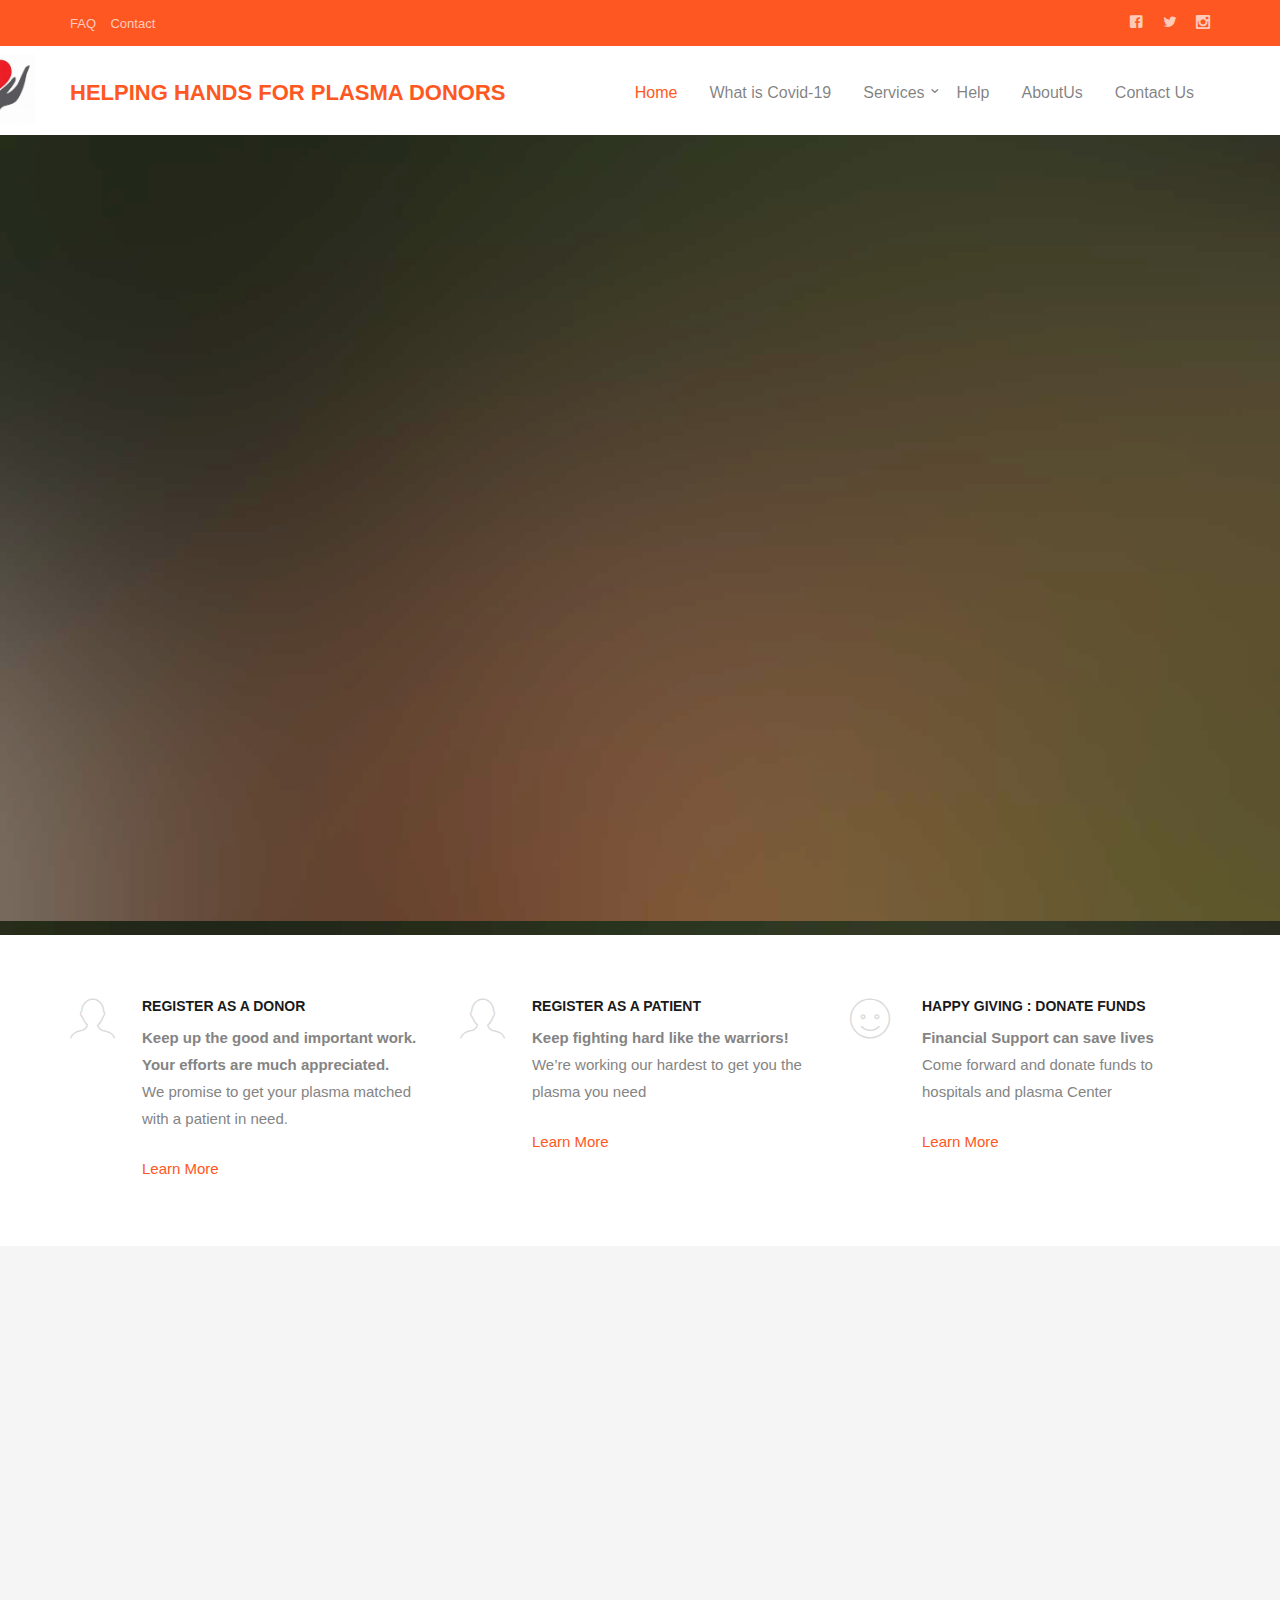
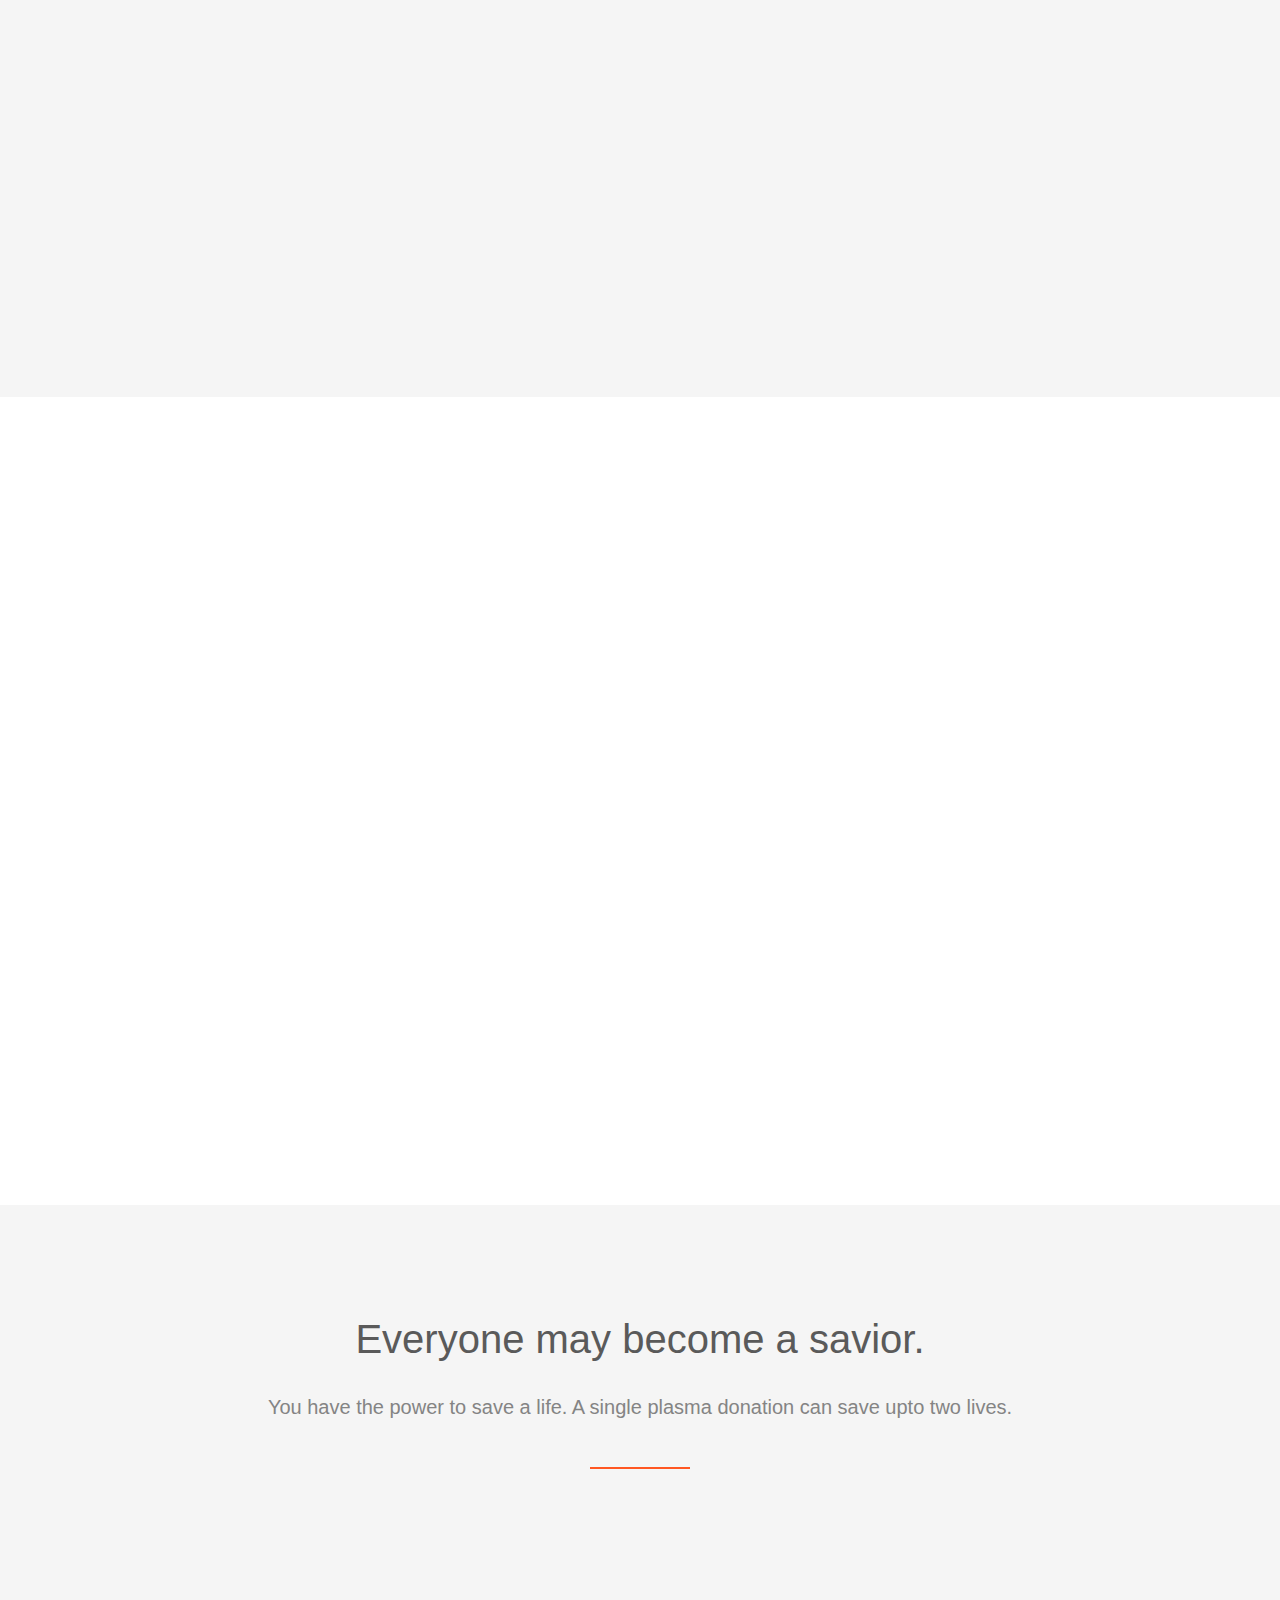
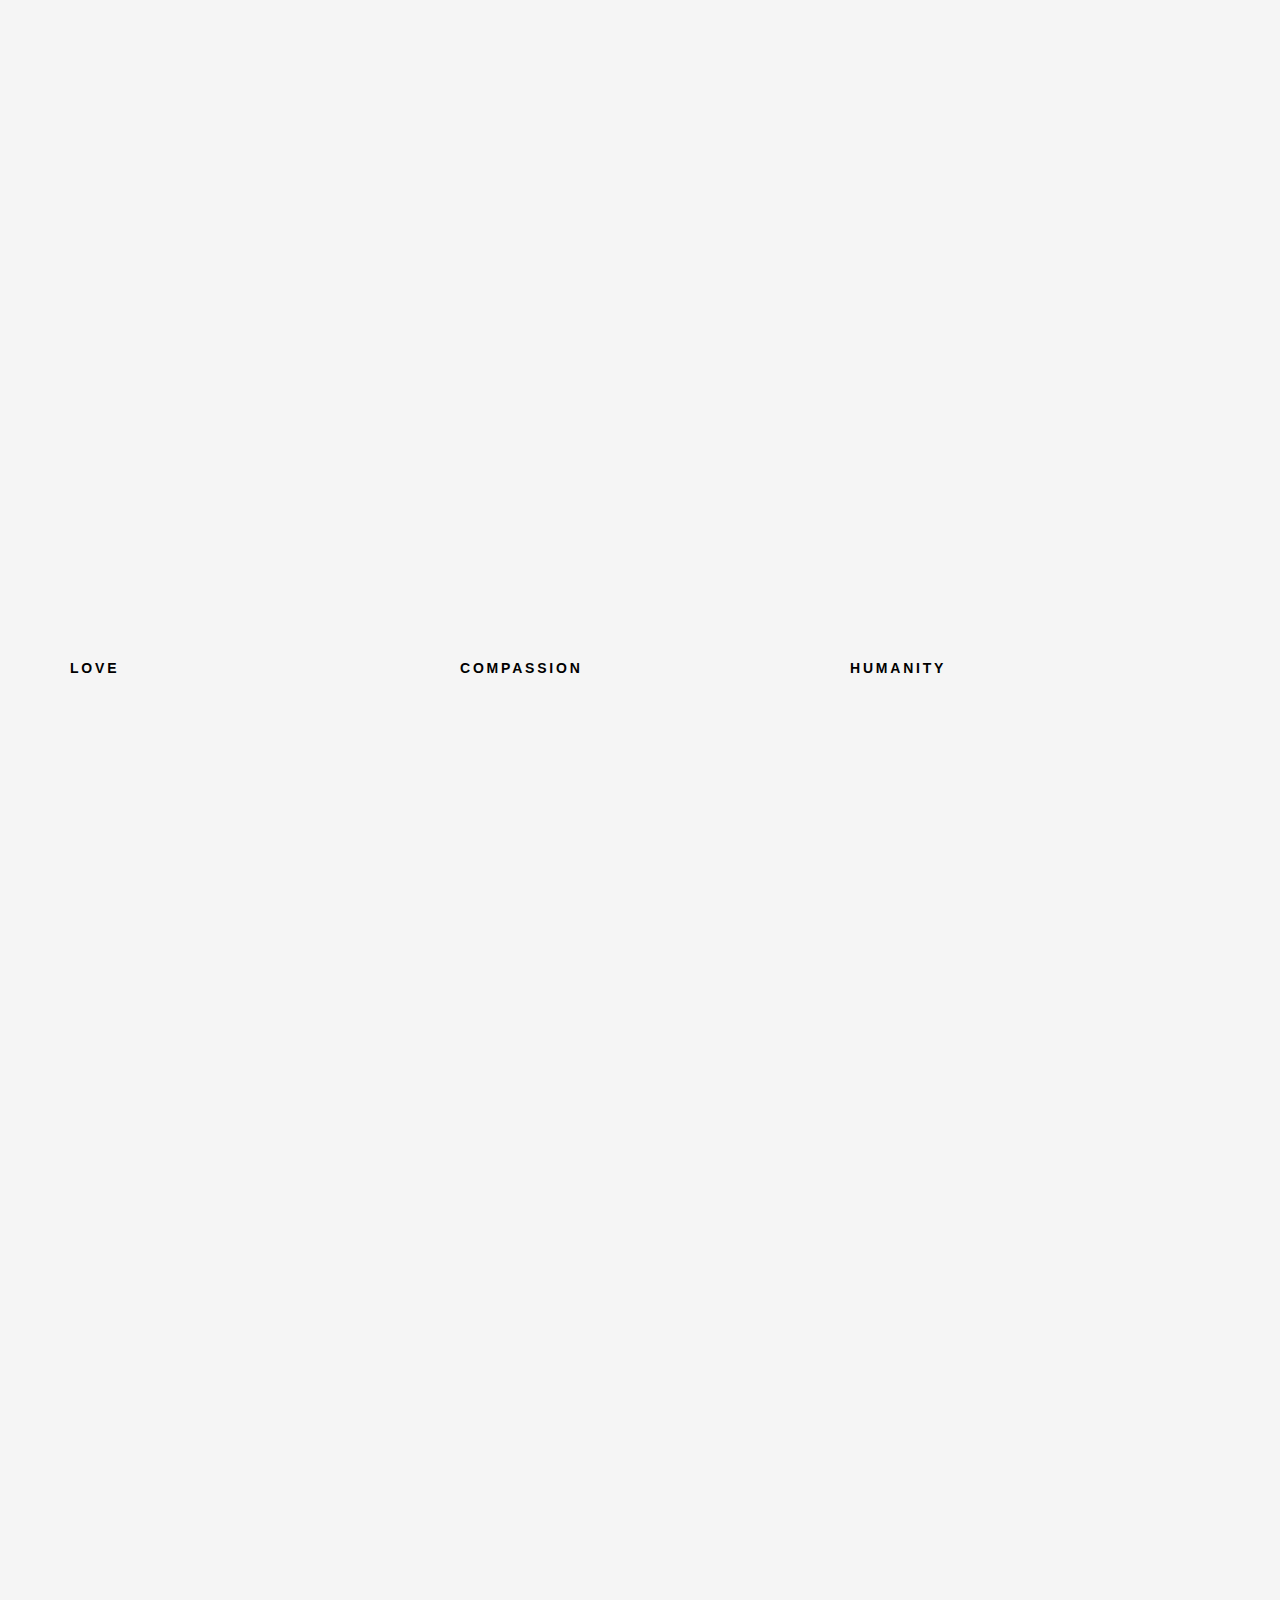
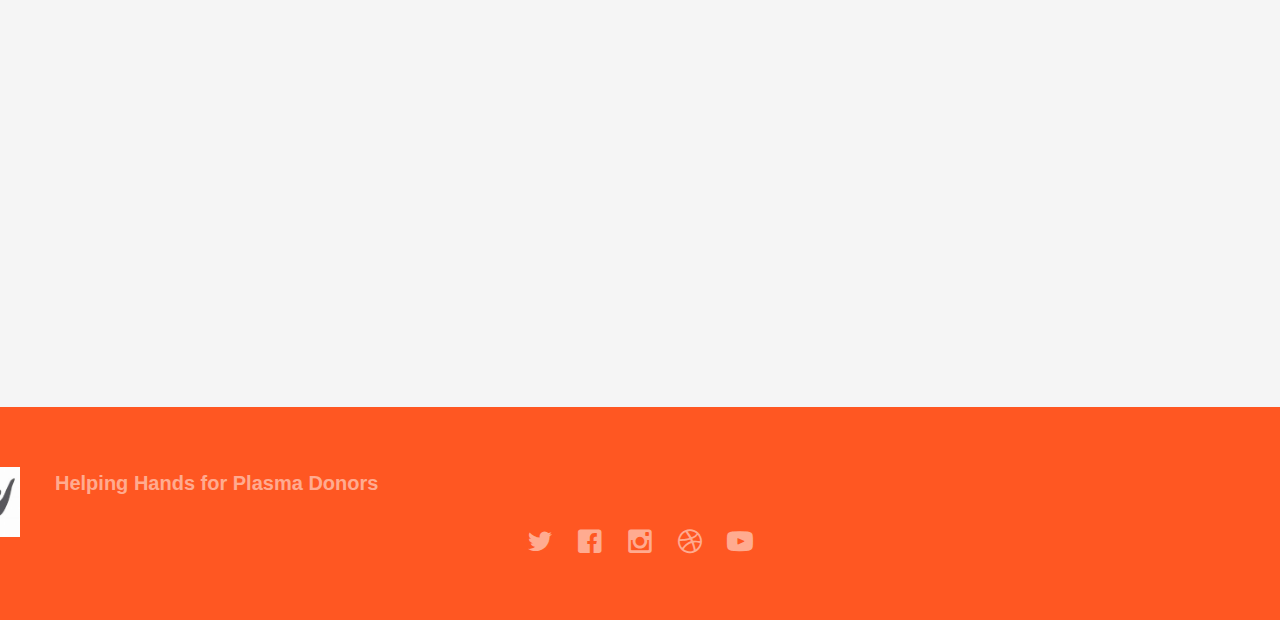
<file: index.html>
<!DOCTYPE html>
<!--[if lt IE 7]>      <html class="no-js lt-ie9 lt-ie8 lt-ie7"> <![endif]-->
<!--[if IE 7]>         <html class="no-js lt-ie9 lt-ie8"> <![endif]-->
<!--[if IE 8]>         <html class="no-js lt-ie9"> <![endif]-->
<!--[if gt IE 8]><!--> <html class="no-js"> <!--<![endif]-->
	<head>
	<meta charset="utf-8">
	<meta http-equiv="X-UA-Compatible" content="IE=edge">
	<title>Plasma Donation</title>
	<meta name="viewport" content="width=device-width, initial-scale=1">
	<meta name="description" content="Free HTML5 Template by FREEHTML5.CO" />
	<meta name="keywords" content="free html5, free template, free bootstrap, html5, css3, mobile first, responsive" />
	<meta name="author" content="FREEHTML5.CO" />

  <!-- 
	//////////////////////////////////////////////////////

	FREE HTML5 TEMPLATE 
	DESIGNED & DEVELOPED by FREEHTML5.CO
		
	Website: 		http://freehtml5.co/
	Email: 			info@freehtml5.co
	Twitter: 		http://twitter.com/fh5co
	Facebook: 		https://www.facebook.com/fh5co

	//////////////////////////////////////////////////////
	 -->

  	<!-- Facebook and Twitter integration -->
	<meta property="og:title" content=""/>
	<meta property="og:image" content=""/>
	<meta property="og:url" content=""/>
	<meta property="og:site_name" content=""/>
	<meta property="og:description" content=""/>
	<meta name="twitter:title" content="" />
	<meta name="twitter:image" content="" />
	<meta name="twitter:url" content="" />
	<meta name="twitter:card" content="" />

	
	<link rel="shortcut icon" href="favicon.ico">

	
	
	
	<link rel="stylesheet" href="css/animate.css">

	<link rel="stylesheet" href="css/icomoon.css">
	
	<link rel="stylesheet" href="css/bootstrap.css">

	<link rel="stylesheet" href="css/superfish.css">

	<link rel="stylesheet" href="css/style.css">
	


	
	<script src="js/modernizr-2.6.2.min.js"></script>
	<!-- FOR IE9 below -->
	<!--[if lt IE 9]>
	<script src="js/respond.min.js"></script>
	<![endif]-->

	</head>
	<body>
		<div id="fh5co-wrapper">
		<div id="fh5co-page">
		<div class="header-top">
			<div class="container">
				<div class="row">
					<div class="col-md-6 col-sm-6 text-left fh5co-link">
						<a href="faq.html">FAQ</a>
				
						<a href="ContactForm.html">Contact</a>
					</div>
					<div class="col-md-6 col-sm-6 text-right fh5co-social">
						<a href="#" class="grow"><i class="icon-facebook2"></i></a>
						<a href="#" class="grow"><i class="icon-twitter2"></i></a>
						<a href="#" class="grow"><i class="icon-instagram2"></i></a>
					</div>
				</div>
			</div>
		</div>
		<header id="fh5co-header-section" class="sticky-banner">
			<div class="container">
				<div class="nav-header">
				<img src="images/logo4.jpg" style="width:9%;padding:3px; hight:9%;padding-top:8px;margin-left:-135px;float:left">
					<a href="#" class="js-fh5co-nav-toggle fh5co-nav-toggle dark"><i></i></a>
					
					<h1 id="fh5co-logo" ><a href="index.html">Helping Hands for Plasma Donors</a></h1>
					<!-- START #fh5co-menu-wrap -->
					<nav id="fh5co-menu-wrap" role="navigation">
						<ul class="sf-menu" id="fh5co-primary-menu">
							<li class="active">
								<a href="index.html"  class="active active-first">Home</a>
							</li>
							<li><a href="blog.html">What is Covid-19</a></li>
							<li>
								<a href="#" class="fh5co-sub-ddown">Services</a>
								 <ul class="fh5co-sub-menu">
								 	<li><a href="#">Register as a Donor</a></li>
								 	<li><a href="#">Register as a Patient</a></li>
								 	<li><a href="#">Contribute</a></li>
								</ul>
							</li>
							<li><a href="faq.html">Help</a></li>

							<li><a href="about.html">AboutUs</a></li>
							<li><a href="ContactForm.html">Contact Us</a></li>
							
						

						</ul>
					</nav>
				</div>
			</div>
		</header>
		
		

		<div class="fh5co-hero">
			<div class="fh5co-overlay"></div>
			<div class="fh5co-cover text-center" data-stellar-background-ratio="0.5" style="background-image: url(images/cover_bg_1.jpg);">
				<div class="desc animate-box">
					<h2 style="font-size:40px;width:80%;text-align:center;padding-left:20%"><strong> </strong>network of plasma across India for the recovery of COVID-19 patients </h2>
					<span>Saving a soul is the best joy :)</span>
					<span><a class="btn btn-primary btn-lg" href="#">Login as Donor</a></span>
				</div>
			</div>

		</div>
		<!-- end:header-top -->
		<div id="fh5co-features">
			<div class="container">
				<div class="row">
					<div class="col-md-4">

						<div class="feature-left">
							<span class="icon">
								<i class="icon-profile-male"></i>
							</span>
							<div class="feature-copy">
								<h3>Register as a Donor</h3>
								<p><strong>Keep up the good and important work. Your efforts are much appreciated.</strong><br>We promise to get your plasma matched with a patient in need.</p>
								<p><a href="#">Learn More</a></p>
							</div>
						</div>

					</div>

					<div class="col-md-4">
						<div class="feature-left">
							<span class="icon">
								<i class="icon-profile-male"></i>
							</span>
							<div class="feature-copy">
								<h3>Register as a Patient</h3>
								<p><strong>Keep fighting hard like the warriors!</strong> <br>
                                  We’re working our hardest to get you the plasma you need</p>
								<p><a href="#">Learn More</a></p>
							</div>
						</div>

					</div>
					<div class="col-md-4">
						<div class="feature-left">
							<span class="icon">
								<i class="icon-happy"></i>
							</span>
							<div class="feature-copy">
								<h3>Happy Giving : Donate Funds</h3>
								<p><strong>Financial Support can save lives</strong> <br>Come forward and donate funds to hospitals and plasma Center</p>
								<p><a href="#">Learn More</a></p>
							</div>
						</div>
					</div>
				</div>
			</div>
		</div>
		
				<div id="fh5co-content-section" class="fh5co-section-gray">
			<div class="container">
				<div class="row">
					<div class="col-md-8 col-md-offset-2 text-center heading-section animate-box">
						<h3>HOW IT WORKS!</h3>
					
					</div>
				</div>
			</div>
			<div class="container">
				<div class="row">
					<div class="col-md-4">
						<div class="fh5co-testimonial text-center animate-box">
							<figure>
								<img src="images/f2.jpg" alt="user">
							</figure>
							<blockquote>
								<p>&ldquo;Fill in your contact details, location, blood group and medical history so that we can find you an accurate match within your <strong>District.</strong>&rdquo;</p>
							</blockquote>
							<span style="font-weight:900;color: #009999">Step - 1</span>
						</div>
					</div>
					<div class="col-md-4">
						<div class="fh5co-testimonial text-center animate-box">
							<figure>
								<img src="images/mat.jpg" alt="user">
							</figure>
							<blockquote>
								<p>&ldquo;Our algorithm matches registered patients and donors within the distric of patient.Once patient found a successful match,he/she will send a <strong>request</strong> to the donors for getting the details of Donor. &rdquo;</p>
							</blockquote>
							<span style="font-weight:900;color: #009999">Step - 2</span>
						</div>
					</div>
					<div class="col-md-4">
						<div class="fh5co-testimonial text-center animate-box">
							<figure>
								<img src="images/connec.jpg" alt="user">
							</figure>
							<blockquote>
								<p>&ldquo;As soon as the Donor accepts the request, we provide the patient with the donor's details to enable them to connect and take the process forward&rdquo;</p>
							</blockquote>
							<span style="font-weight:900;color: #009999">Step - 3</span>
						</div>
					</div>
				</div>
			</div>
		</div>
		<!-- fh5co-content-section -->
		
		<div id="fh5co-services-section">
			<div class="container">
				<div class="row">
					<div class="col-md-8 col-md-offset-2 text-center heading-section animate-box">
						<h3>Our Impact</h3>
						<p> This site connects current COVID patients with recovered COVID patients who wish to donate plasma.</p>
					</div>
				</div>
			</div>
			<div class="container">
				<div class="row text-center">
					<div class="col-md-4 col-sm-4">
						<div class="services animate-box">
							<span><i class="icon-heart"></i></span>
							<h3>Donors</h3>
							<p>Far far away, behind the word mountains, far from the countries Vokalia and Consonantia, there live the blind texts.</p>
						</div>
					</div>
					<div class="col-md-4 col-sm-4">
						<div class="services animate-box">
							<span><i class="icon-heart"></i></span>
							<h3>Patients</h3>
							<p>Far far away, behind the word mountains, far from the countries Vokalia and Consonantia, there live the blind texts.</p>
						</div>
					</div>
				
				
					<div class="col-md-4 col-sm-4">
						<div class="services animate-box">
							<span><i class="icon-heart"></i></span>
							<h3>Lives Saved</h3>
							<p>Far far away, behind the word mountains, far from the countries Vokalia and Consonantia, there live the blind texts.</p>
						</div>
					</div>
				</div>
			</div>
		</div>

		<!-- END What we do -->



		<div id="fh5co-feature-product" class="fh5co-section-gray">
			<div class="container">
				<div class="row">
					<div class="col-md-12 text-center heading-section">
						<h3>Everyone may become a savior.</h3>
						<p> You have the power to save a life. A single plasma donation can save upto two lives.</p>
					</div>
				</div>

				<div class="row row-bottom-padded-md">
					<div class="col-md-6 text-center animate-box">
						<p ><img src="images/z.jpg" alt="Free HTML5 Bootstrap Template" class="img-responsive" style="width:85%;height:300px"></p>
					</div>
					<div class="col-md-6 text-center animate-box">
						<p><img src="images/z1.jpg" alt="Free HTML5 Bootstrap Template" class="img-responsive"  style="width:85%;height:300px"></p>
					</div>
					<div class="col-md-6 text-center animate-box">
						<p><img src="images/z2.jpg" alt="Free HTML5 Bootstrap Template" class="img-responsive" style="width:85%;height:300px"></p>
					</div>
					<div class="col-md-6 text-center animate-box">
						<p><img src="images/z5.jpg" alt="Free HTML5 Bootstrap Template" class="img-responsive" style="width:85%;height:300px"></p>
					</div>
				</div>
				<div class="row">
					<div class="col-md-4">
						<div class="feature-text">
							<h3>Love</h3>
							
						</div>
					</div>
					<div class="col-md-4">
						<div class="feature-text">
							<h3>Compassion</h3>
						
						</div>
					</div>
					<div class="col-md-4">
						<div class="feature-text">
							<h3>Humanity</h3>
					
						</div>
					</div>
				</div>

				
			</div>
		</div>
		<div id="fh5co-blog-section" class="fh5co-section-gray">
			<div class="container">
				<div class="row">
					<div class="col-md-8 col-md-offset-2 text-center heading-section animate-box">
						<h3>Recent Blogs</h3>
			
					</div>
				</div>
			</div>
			<div class="container">
				<div class="row row-bottom-padded-md">
					<div class="col-lg-4 col-md-4 col-sm-6">
						<div class="fh5co-blog animate-box">
							<a href="#"><img class="img-responsive" src="images/s.jpg" alt=""></a>
							<div class="blog-text">
								<div class="prod-title">
									<h3><a href="https://www.devdiscourse.com/article/sports-games/1547582-sachin-tendulkar-recovers-from-covid-19-to-donate-plasma">Sachin Tendulkar recovers from COVID-19, to donate plasma</a></h3>
									<span class="posted_by">April. 24th</span>
									<span class="comment"><a href="">21<i class="icon-bubble2"></i></a></span>
									<p>''I would like to give a message, which the doctors have told me to give. Last year, I had inaugurated a plasma donation centre and their message, if plasma is given at the right time, patients can recover faster,'' Tendulkar said in a video posted on his twitter handle.</p>
									<p><a href="https://www.devdiscourse.com/article/sports-games/1547582-sachin-tendulkar-recovers-from-covid-19-to-donate-plasma">Learn More...</a></p>
								</div>
							</div> 
						</div>
					</div>
					<div class="col-lg-4 col-md-4 col-sm-6">
						<div class="fh5co-blog animate-box">
							<a href="#"><img class="img-responsive" src="images/k.jpg" alt=""></a>
							<div class="blog-text">
								<div class="prod-title">
									<h3><a href="https://www.wefornews.com/kejriwal-appeals-for-plasma-donation/">Kejriwal appeals for Plasma Donation for treating COVID-19 patients</a></h3>
									<span class="posted_by">April. 13th</span>
									<span class="comment"><a href="">21<i class="icon-bubble2"></i></a></span>
									<p>New Delhi, Apr 13 : Delhi Chief Minister Arvind Kejriwal Tuesday said very less plasma is available in stock for treating COVID-19 patients and appealed to those who have recovered from the disease to actively donate it.</p>
									<p><a href="https://www.wefornews.com/kejriwal-appeals-for-plasma-donation/">Learn More...</a></p>
								</div>
							</div> 
						</div>
					</div>
					<div class="clearfix visible-sm-block"></div>
					<div class="col-lg-4 col-md-4 col-sm-6">
						<div class="fh5co-blog animate-box">
							<a href="#"><img class="img-responsive" src="images/p.jpg" alt=""></a>
							<div class="blog-text">
								<div class="prod-title">
									<h3><a href="https://indianexpress.com/article/cities/delhi/motivate-staff-to-donate-plasma-save-lives-delhi-police-commissioner-to-dcps-7285624/">Motivate staff to donate plasma, save lives: Delhi Police Commissioner to DCPs</a></h3>
									<span class="posted_by">April. 23rd</span>
									<span class="comment"><a href="">21<i class="icon-bubble2"></i></a></span>
									<p>Delhi Police Commissioner S N Shrivastava has directed all Deputy Commissioners of Police (DCPs) of districts and units to motivate those police personnel who have recovered from Covid-19 to donate their plasma for needy patients.</p>
									<p><a href="https://indianexpress.com/article/cities/delhi/motivate-staff-to-donate-plasma-save-lives-delhi-police-commissioner-to-dcps-7285624/">Learn More...</a></p>
								</div>
							</div> 
						</div>
					</div>
					<div class="clearfix visible-md-block"></div>
				</div>

				<div class="row">
					<div class="col-md-4 col-md-offset-4 text-center animate-box">
						<a href="blog.html" class="btn btn-primary btn-lg">Our Blog</a>
					</div>
				</div>

			</div>
		</div>
		<!-- fh5co-blog-section -->
		<footer>
			<div id="footer">
				<div class="container">
					<div class="row">
									<img src="images/logo4.jpg" style="width:9%;padding:5px; hight:9%;padding-top:0px;margin-left:-135px;float:left">
					<a href="#" class="js-fh5co-nav-toggle fh5co-nav-toggle dark"><i></i></a>
			
					<p style="font-size:20px; font-weight:bold"><a href="index.html">Helping Hands for Plasma Donors</a></p>
					
					<div class="col-md-6 col-md-offset-3 text-center">
								<p class="fh5co-social-icons">
									<a href="#"><i class="icon-twitter2"></i></a>
									<a href="#"><i class="icon-facebook2"></i></a>
									<a href="#"><i class="icon-instagram"></i></a>
									<a href="#"><i class="icon-dribbble2"></i></a>
									<a href="#"><i class="icon-youtube"></i></a>
								</p>

							</div>
					</div>
				</div>
			</div>
		</footer>
	

	</div>
	<!-- END fh5co-page -->

	</div>
	<!-- END fh5co-wrapper -->

	<!-- jQuery -->


	<script src="js/jquery.min.js"></script>
	<!-- jQuery Easing -->
	<script src="js/jquery.easing.1.3.js"></script>
	<!-- Bootstrap -->
	<script src="js/bootstrap.min.js"></script>
	<!-- Waypoints -->
	<script src="js/jquery.waypoints.min.js"></script>
	<script src="js/sticky.js"></script>

	<!-- Stellar -->
	<script src="js/jquery.stellar.min.js"></script>
	<!-- Superfish -->
	<script src="js/hoverIntent.js"></script>
	<script src="js/superfish.js"></script>
	
	<!-- Main JS -->
	<script src="js/main.js"></script>

	</body>
</html>
</file>
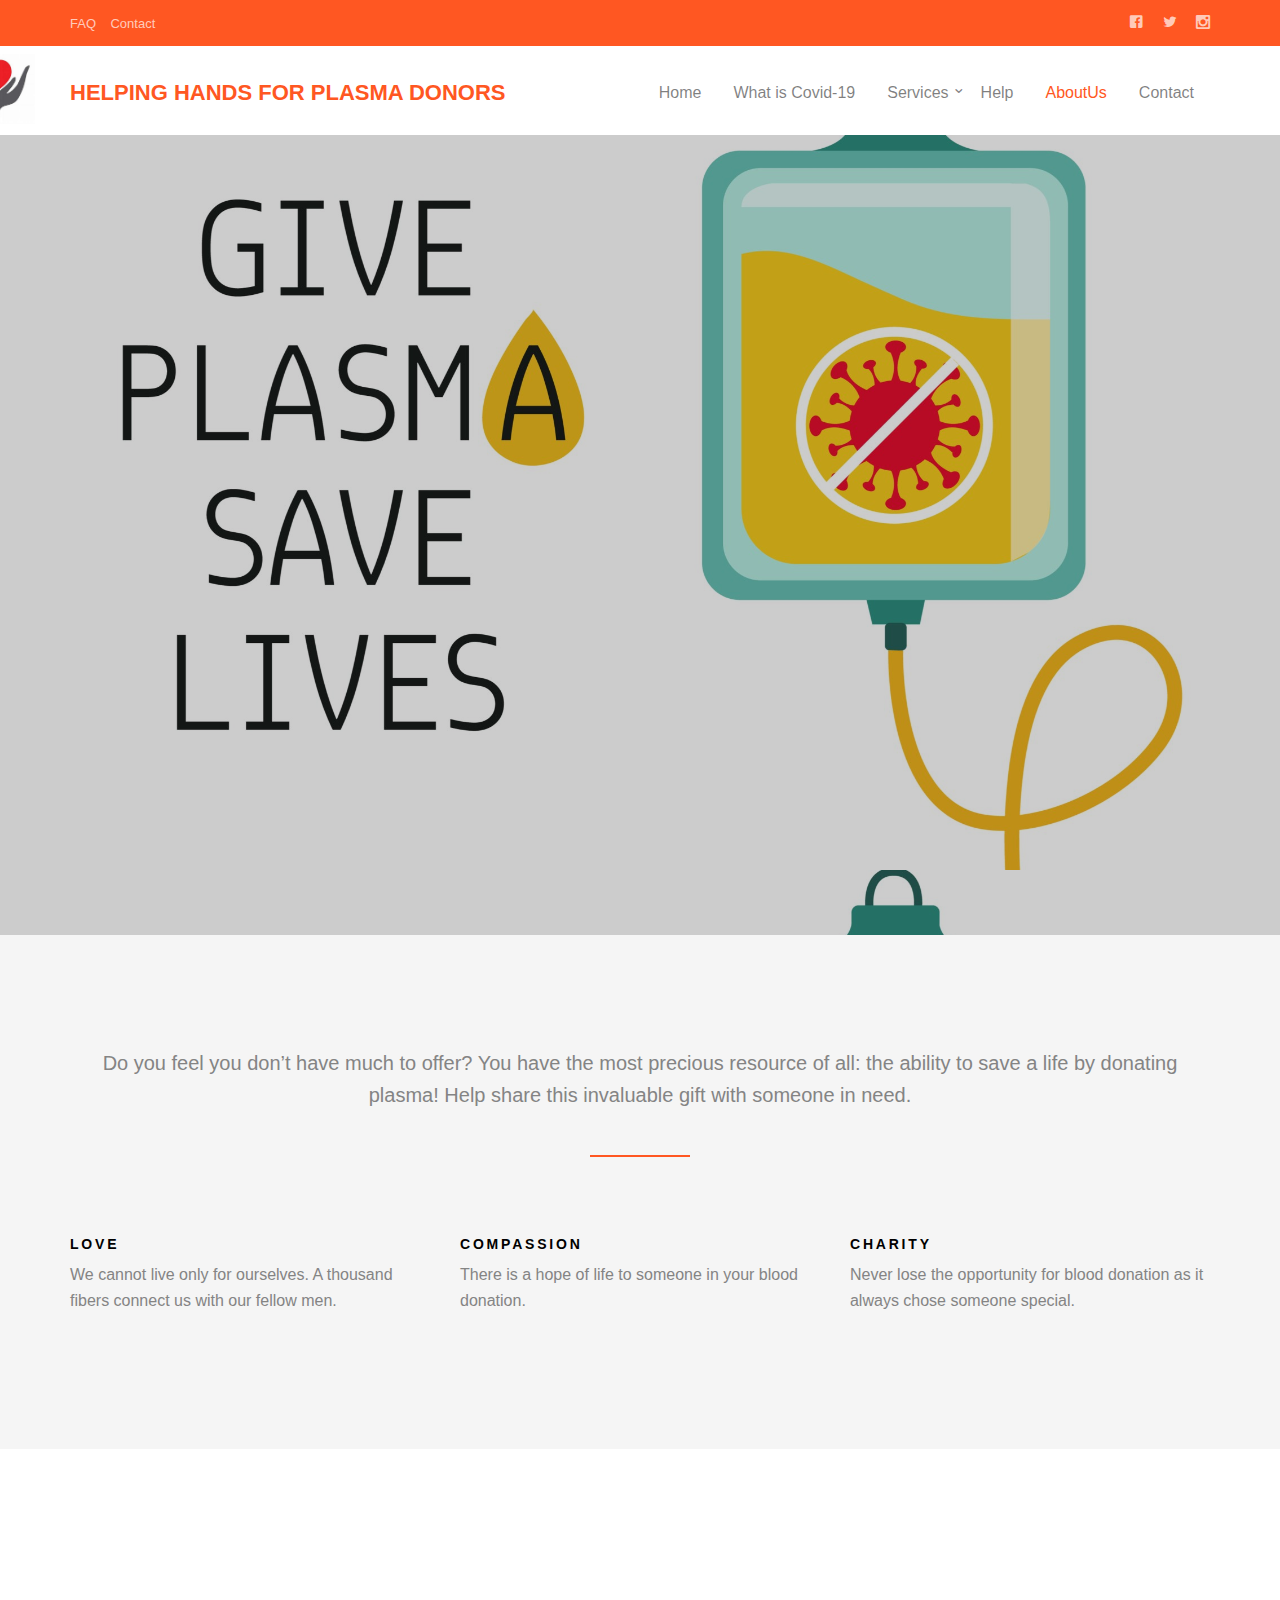
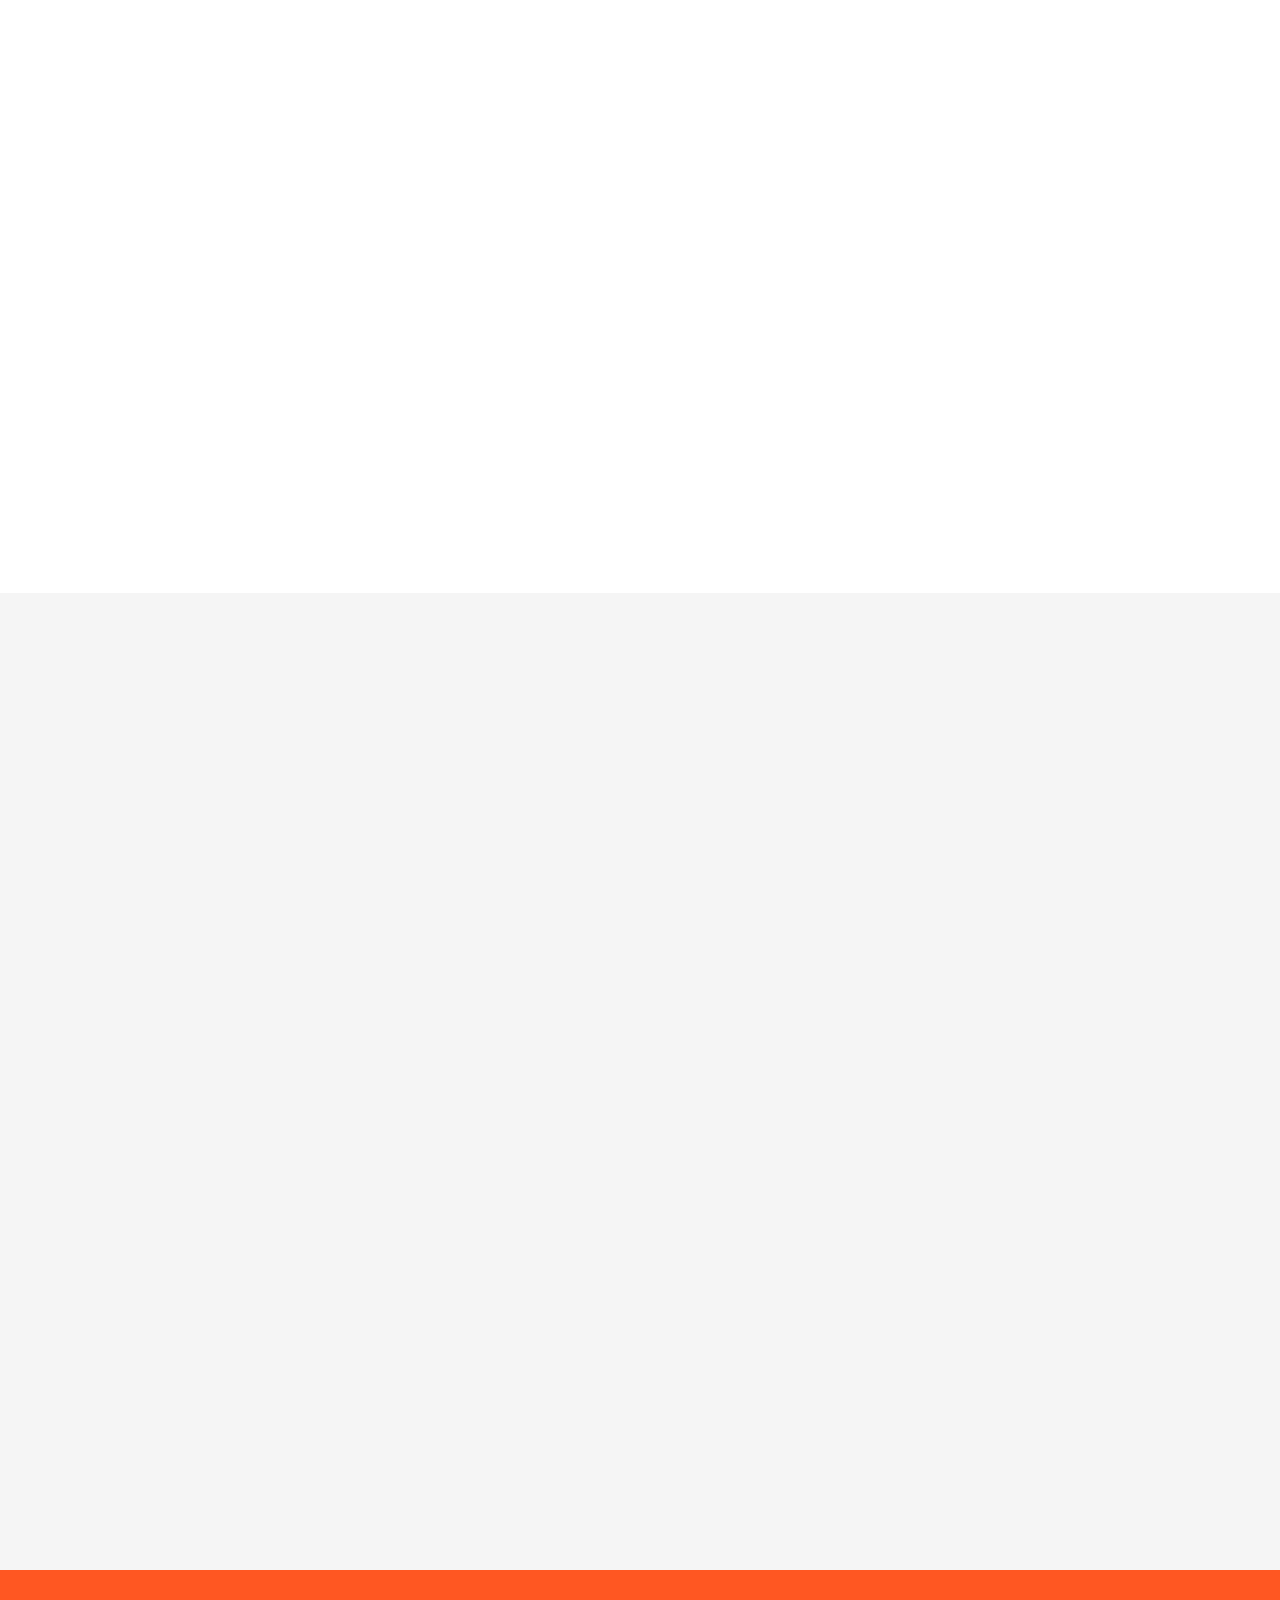
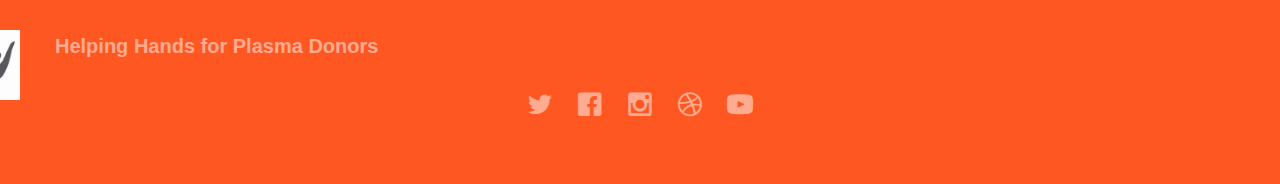
<file: about.html>
<!DOCTYPE html>

<html class="no-js">


<head>
	<meta charset="utf-8">
	<meta http-equiv="X-UA-Compatible" content="IE=edge">
	<title>HELPING HANDS FOR PLASMA DONATION &mdash; </title>
	<meta name="viewport" content="width=device-width, initial-scale=1">
	



	<!-- Facebook and Twitter integration -->
	<meta property="og:title" content="" />
	<meta property="og:image" content="" />
	<meta property="og:url" content="" />
	<meta property="og:site_name" content="" />
	<meta property="og:description" content="" />
	<meta name="twitter:title" content="" />
	<meta name="twitter:image" content="" />
	<meta name="twitter:url" content="" />
	<meta name="twitter:card" content="" />

	<!-- Place favicon.ico and apple-touch-icon.png in the root directory -->
	<link rel="shortcut icon" href="favicon.ico">

	<!-- Animate.css -->
	<link rel="stylesheet" href="css/animate.css">
	<!-- Icomoon Icon Fonts-->
	<link rel="stylesheet" href="css/icomoon.css">
	<!-- Bootstrap  -->
	<link rel="stylesheet" href="css/bootstrap.css">
	<!-- Superfish -->
	<link rel="stylesheet" href="css/superfish.css">

	<link rel="stylesheet" href="css/style.css">


	<script src="js/modernizr-2.6.2.min.js"></script>
	

</head>

<body>
	<div id="fh5co-wrapper">
		<div id="fh5co-page">
			<div class="header-top">
				<div class="container">
					<div class="row">
						<div class="col-md-6 col-sm-6 text-left fh5co-link">
							<a href="faq.html">FAQ</a>
							<a href="contact.html">Contact</a>
						</div>
						<div class="col-md-6 col-sm-6 text-right fh5co-social">
							<a href="#" class="grow"><i class="icon-facebook2"></i></a>
							<a href="#" class="grow"><i class="icon-twitter2"></i></a>
							<a href="#" class="grow"><i class="icon-instagram2"></i></a>
						</div>
					</div>
				</div>
			</div>
			<header id="fh5co-header-section" class="sticky-banner">
				<div class="container">
					<div class="nav-header">
						<img src="images/logo4.jpg"
							style="width:9%;padding:3px; height:9%;padding-top:8px;margin-left:-135px;float:left">
						<a href="#" class="js-fh5co-nav-toggle fh5co-nav-toggle dark"><i></i></a>

						<h1 id="fh5co-logo"><a href="index.html">Helping Hands for Plasma Donors</a></h1>
						<!-- START #fh5co-menu-wrap -->
						<nav id="fh5co-menu-wrap" role="navigation">
							<ul class="sf-menu" id="fh5co-primary-menu">
								<li >
									<a href="index.html">Home</a>
								</li>
								<li><a href="blog.html">What is Covid-19</a></li>
								<li>
									<a href="#" class="fh5co-sub-ddown">Services</a>
									<ul class="fh5co-sub-menu">
										<li><a href="#">Register as a Donor</a></li>
										<li><a href="#">Register as a Patient</a></li>
										<li><a href="#">Contribute</a></li>
									</ul>
								</li>
								<li><a href="faq.html">Help</a></li>
								<li class="active" ><a href="about.html">AboutUs</a></li>
								<li><a href="ContactForm.html">Contact</a></li>
							</ul>
						</nav>
					</div>
				</div>
			</header>



			<div class="fh5co-hero">
				<div class="fh5co-overlay"></div>
				<div class="fh5co-cover text-center" data-stellar-background-ratio="0.5"
					style="background-image: url(images/Plasma_donation_img.jpg);">
					<div class="desc animate-box">

					</div>
				</div>

			</div>

			<div id="fh5co-feature-product" class="fh5co-section-gray">
				<div class="container">
					<div class="row">
						<div class="col-md-12 text-center heading-section">
							<p>Do you feel you don’t have much to offer? You have the most precious resource of all: the
								ability to save a life by donating plasma! Help share this invaluable gift with someone
								in need.</p>
						</div>
					</div>


					<div class="row">
						<div class="col-md-4">
							<div class="feature-text">
								<h3>Love</h3>
								<p>We cannot live only for ourselves. A thousand fibers connect us with our fellow men.
								</p>
							</div>
						</div>
						<div class="col-md-4">
							<div class="feature-text">
								<h3>Compassion</h3>
								<p>There is a hope of life to someone in your blood donation.</p>
							</div>
						</div>
						<div class="col-md-4">
							<div class="feature-text">
								<h3>Charity</h3>
								<p>Never lose the opportunity for blood donation as it always chose someone special.</p>
							</div>
						</div>
					</div>


				</div>
			</div>


			<div id="fh5co-portfolio">
				<div class="container">

					<div class="row">
						<div class="col-md-6 col-md-offset-3 text-center heading-section animate-box">
							<h3>PURPOSE:</h3>
							<p>The world is suffering from the Covid -19 crisis and the condition is getting worse day
								-by-day. The one Way from which we can help to lower the death ratio or help covid -19
								patient is by plasma donation. Plasma therapy is an experimental approach to treat covid
								19 patient and help them recover faster. So, the main objective of this project is to
								Helps the patient to search for the Plasma donors. Donors can upload their covid-19
								negative certificate and can donate to blood bank and hospitals who need plasma .and
								also the Patient can send a request to the Donors.</p>
						</div>
					</div>


				</div>
			</div>



			<div id="fh5co-content-section" class="fh5co-section-gray">
				<div class="container">
					<div class="row">
						<div class="col-md-8 col-md-offset-2 text-center heading-section animate-box">
							<h3>Team Members</h3>

						</div>
					</div>
				</div>
				<div class="container">
					<div class="row">
						<div class="col-md-4">
							<div class="fh5co-team text-center animate-box">
								<figure>
									<img src="images/Vedant_Anantwar.jpg" alt="user">
								</figure>

								<div>
									<h3>Vedant Anantwar</h3>
									<p><span>SY EnTC</span></p>

								</div>

								<p class="fh5co-social-icons">
									<a href=" http://twitter.com/AnantwarVedant"><i class="icon-twitter2"></i></a>
									<a href="https://www.linkedin.com/in/vedant-anantwar-2572a01b6/"><i class="icon-linkedin2"></i></a>
									<a href="https://instagram.com/vedant._.anantwar/"><i class="icon-instagram2"></i></a>
								</p>
							</div>
						</div>

						<div class="col-md-4">
							<div class="fh5co-team text-center animate-box">
								<figure>
									<img src="images/Vikas_Patil.jpg" alt="user">
								</figure>
								<div>
									<h3>Vikas Patil</h3>
									<p><span>SY Mech</span></p>

								</div>
								<p class="fh5co-social-icons">
									<a href="https://www.twitter.com/VIKASPRADIPPAT1"><i class="icon-twitter2"></i></a>
									<a href="https://www.linkedin.com/in/vikas-patil-8441a7202/"><i class="icon-linkedin2"></i></a>
									<a href="https://www.instagram.com/vikas_25_05/"><i class="icon-instagram2"></i></a>
								</p>
							</div>
						</div>
						<div class="col-md-4">
							<div class="fh5co-team text-center animate-box">
								<figure>
									<img src="images/Mansi_Paunikar.jpg" alt="user">
								</figure>
								<div>
									<h3>Mansi Paunikar</h3>
									<p><span>SY EnTC</span></p>

								</div>
								<p class="fh5co-social-icons">
									<a href="https://twitter.com/mansi_paunikar?s=08"><i class="icon-twitter2"></i></a>
									<a href="http://www.linkedin.com/in/mansi-paunikar-a6ab67210"><i class="icon-linkedin2"></i></a>
									<a href="https://instagram.com/mansi_paunikar?igshid=1d9p0pu9osffk"><i class="icon-instagram2"></i></a>
								</p>
							</div>
						</div>
					</div>
				</div>
			</div>
			<div id="fh5co-content-section2" class="fh5co-section-gray">

				<div class="container">
					<div class="row">
						<div class="col-md-4">
							<div class="fh5co-team text-center animate-box">
								<figure>
									<img src="images/Roshini_Rajan.jpeg" alt="user">
								</figure>

								<div>
									<h3>Roshni Rajan</h3>
									<p><span>SY Comp</span></p>

								</div>

								<p class="fh5co-social-icons">
									<a href="https://twitter.com/Roshnirajan5?s=08"><i class="icon-twitter2"></i></a>
									<a href="https://www.linkedin.com/in/roshni-rajan-353505193"><i class="icon-linkedin2"></i></a>
									<a href="https://instagram.com/roshnirajan1106?igshid=1j3jrz85awqwz"><i class="icon-instagram2"></i></a>
								</p>
							</div>
						</div>

					</div>
				</div>
			</div>
			<!-- fh5co-content-section -->



				<footer>
			<div id="footer">
				<div class="container">
					<div class="row">
									<img src="images/logo4.jpg" style="width:9%;padding:5px; hight:9%;padding-top:0px;margin-left:-135px;float:left">
					<a href="#" class="js-fh5co-nav-toggle fh5co-nav-toggle dark"><i></i></a>
			
					<p style="font-size:20px; font-weight:bold"><a href="index.html">Helping Hands for Plasma Donors</a></p>
					
					<div class="col-md-6 col-md-offset-3 text-center">
								<p class="fh5co-social-icons">
									<a href="#"><i class="icon-twitter2"></i></a>
									<a href="#"><i class="icon-facebook2"></i></a>
									<a href="#"><i class="icon-instagram"></i></a>
									<a href="#"><i class="icon-dribbble2"></i></a>
									<a href="#"><i class="icon-youtube"></i></a>
								</p>

							</div>
					</div>
				</div>
			</div>
		</footer>


		</div>
		<!-- END fh5co-page -->

	</div>
	<!-- END fh5co-wrapper -->

	<!-- jQuery -->


	<script src="js/jquery.min.js"></script>
	<!-- jQuery Easing -->
	<script src="js/jquery.easing.1.3.js"></script>
	<!-- Bootstrap -->
	<script src="js/bootstrap.min.js"></script>
	<!-- Waypoints -->
	<script src="js/jquery.waypoints.min.js"></script>
	<script src="js/sticky.js"></script>

	<!-- Stellar -->
	<script src="js/jquery.stellar.min.js"></script>
	<!-- Superfish -->
	<script src="js/hoverIntent.js"></script>
	<script src="js/superfish.js"></script>

	<!-- Main JS -->
	<script src="js/main.js"></script>

</body>

</html>
</file>
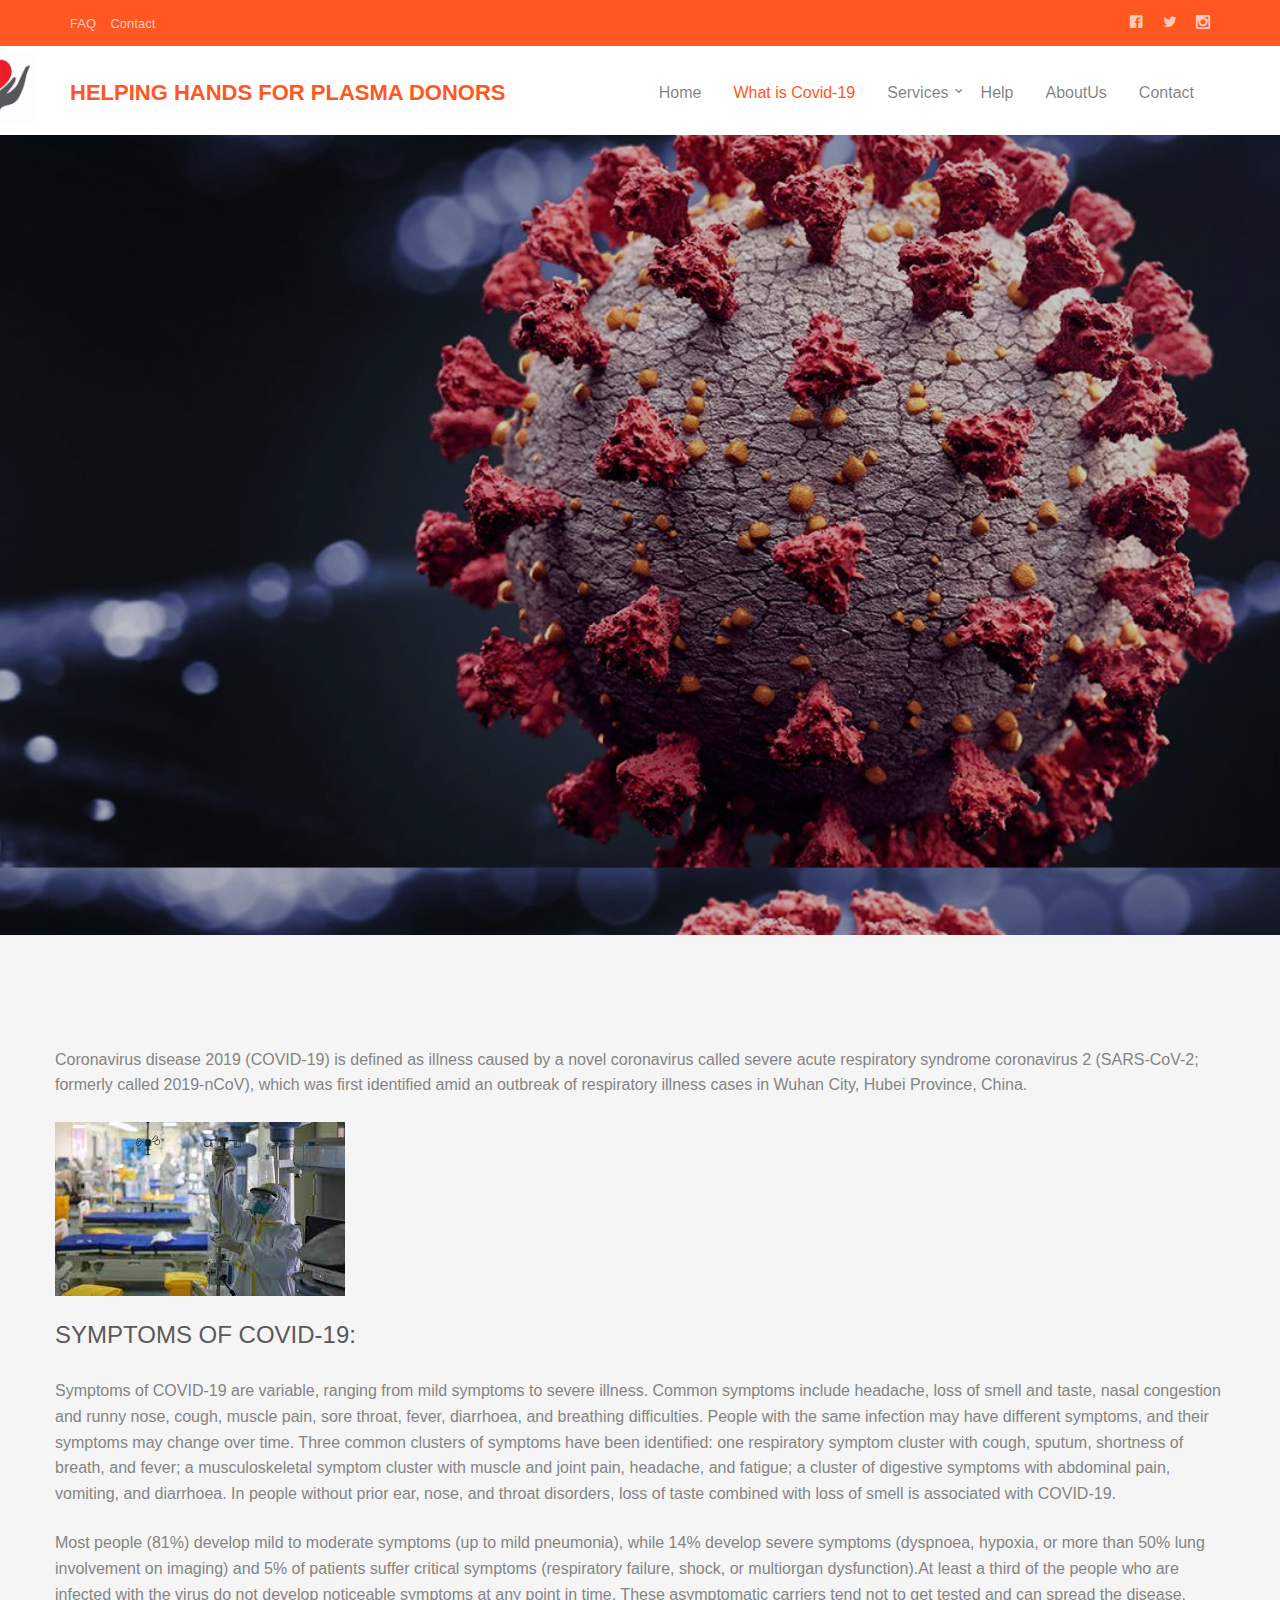
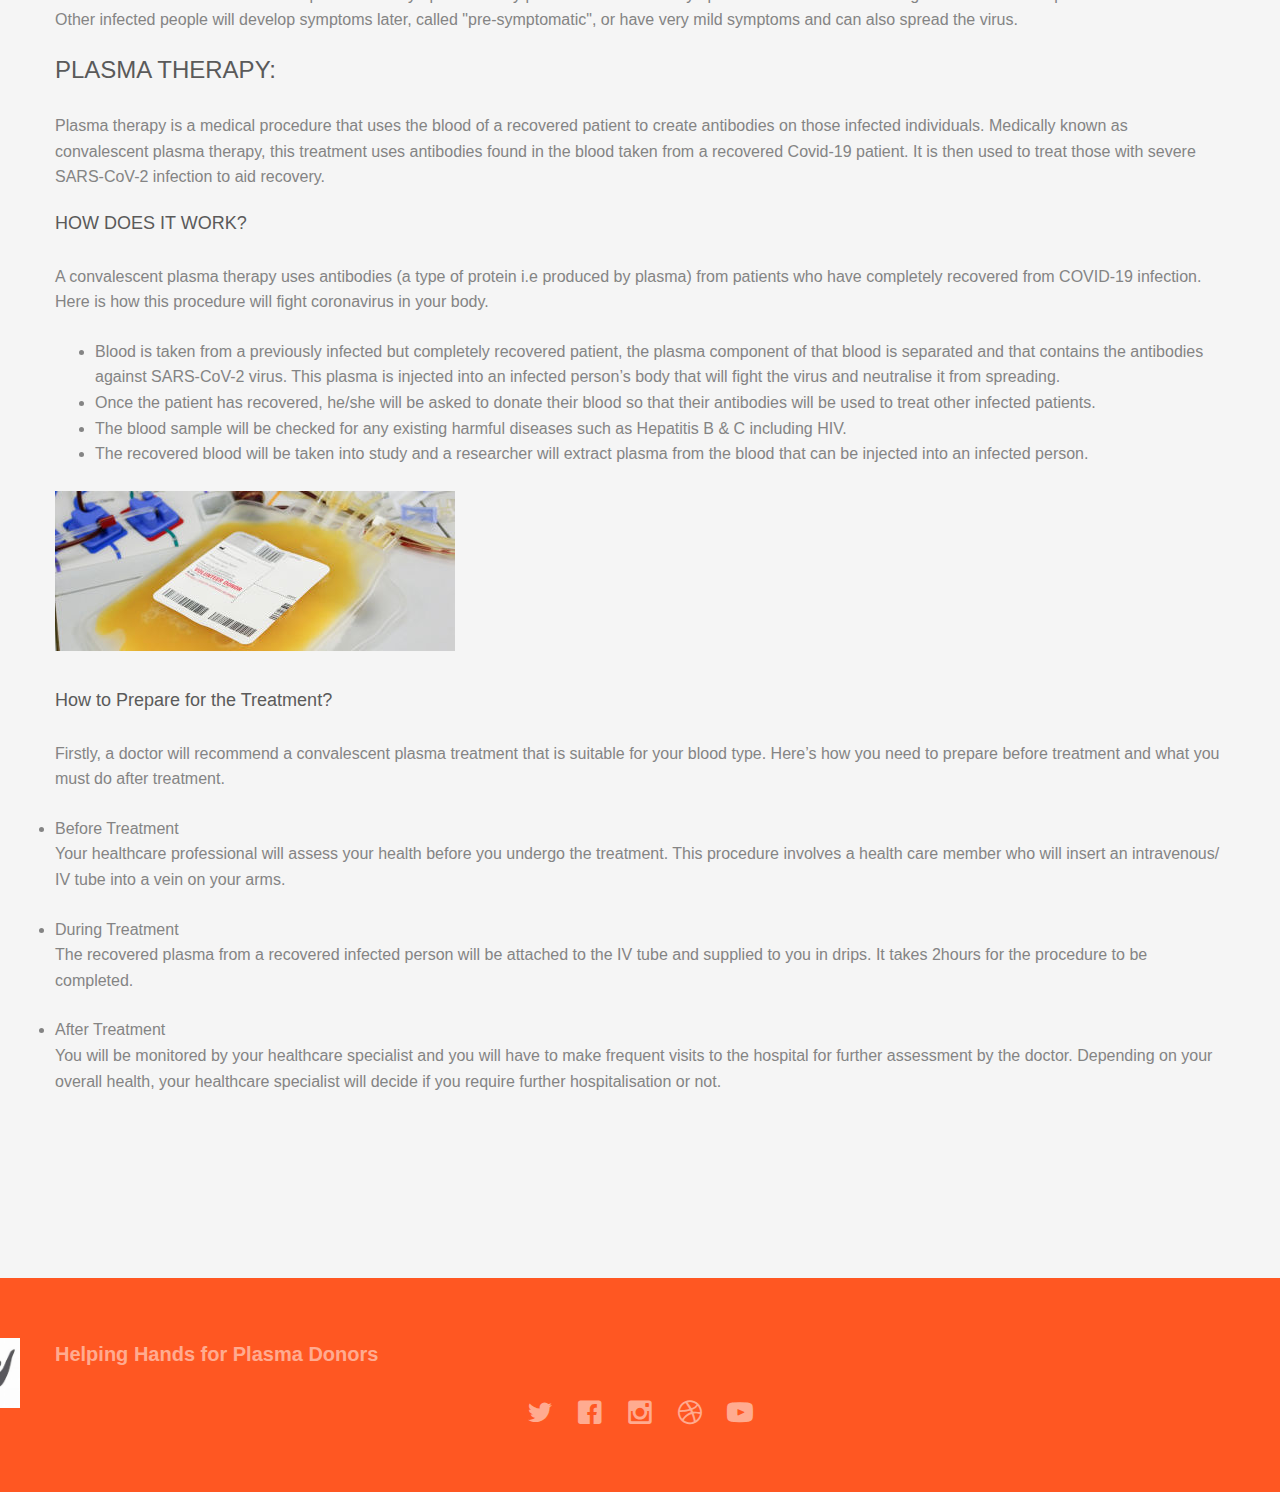
<file: blog.html>
<!DOCTYPE html>
<!--[if lt IE 7]>      <html class="no-js lt-ie9 lt-ie8 lt-ie7"> <![endif]-->
<!--[if IE 7]>         <html class="no-js lt-ie9 lt-ie8"> <![endif]-->
<!--[if IE 8]>         <html class="no-js lt-ie9"> <![endif]-->
<!--[if gt IE 8]><!-->
<html class="no-js">
<!--<![endif]-->

<head>
	<meta charset="utf-8">
	<meta http-equiv="X-UA-Compatible" content="IE=edge">
	<title>HELPING HANDS FOR PLASMA DONATION &mdash; </title>
	<meta name="viewport" content="width=device-width, initial-scale=1">
	
	<meta name="keywords" content="free html5, free template, free bootstrap, html5, css3, mobile first, responsive" />
	



	<!-- Facebook and Twitter integration -->
	<meta property="og:title" content="" />
	<meta property="og:image" content="" />
	<meta property="og:url" content="" />
	<meta property="og:site_name" content="" />
	<meta property="og:description" content="" />
	<meta name="twitter:title" content="" />
	<meta name="twitter:image" content="" />
	<meta name="twitter:url" content="" />
	<meta name="twitter:card" content="" />

	<!-- Place favicon.ico and apple-touch-icon.png in the root directory -->
	<link rel="shortcut icon" href="favicon.ico">

	<!-- <link href='https://fonts.googleapis.com/css?family=Open+Sans:400,700,300' rel='stylesheet' type='text/css'> -->

	<!-- Animate.css -->
	<link rel="stylesheet" href="css/animate.css">
	<!-- Icomoon Icon Fonts-->
	<link rel="stylesheet" href="css/icomoon.css">
	<!-- Bootstrap  -->
	<link rel="stylesheet" href="css/bootstrap.css">
	<!-- Superfish -->
	<link rel="stylesheet" href="css/superfish.css">

	<link rel="stylesheet" href="css/style.css">


	<!-- Modernizr JS -->
	<script src="js/modernizr-2.6.2.min.js"></script>
	<!-- FOR IE9 below -->
	<!--[if lt IE 9]>
	<script src="js/respond.min.js"></script>
	<![endif]-->

</head>

<body>
	<div id="fh5co-wrapper">
		<div id="fh5co-page">
			<div class="header-top">
				<div class="container">
					<div class="row">
						<div class="col-md-6 col-sm-6 text-left fh5co-link">
							<a href="#">FAQ</a>
							<a href="#">Contact</a>
						</div>
						<div class="col-md-6 col-sm-6 text-right fh5co-social">
							<a href="#" class="grow"><i class="icon-facebook2"></i></a>
							<a href="#" class="grow"><i class="icon-twitter2"></i></a>
							<a href="#" class="grow"><i class="icon-instagram2"></i></a>
						</div>
					</div>
				</div>
			</div>
			<header id="fh5co-header-section" class="sticky-banner">
				<div class="container">
					<div class="nav-header">
					<img src="images/logo4.jpg" style="width:9%;padding:3px; hight:9%;padding-top:8px;margin-left:-135px;float:left">
						<a href="#" class="js-fh5co-nav-toggle fh5co-nav-toggle dark"><i></i></a>
						
						<h1 id="fh5co-logo" ><a href="index.html">Helping Hands for Plasma Donors</a></h1>
						<!-- START #fh5co-menu-wrap -->
						<nav id="fh5co-menu-wrap" role="navigation">
							<ul class="sf-menu" id="fh5co-primary-menu">
								<li>
									<a href="index.html"  >Home</a>
								</li>
								
								<li class="active"><a href="blog.html" class="active active-first">What is Covid-19</a></li>
								<li>
									<a href="#" class="fh5co-sub-ddown">Services</a>
									 <ul class="fh5co-sub-menu">
										 <li><a href="#">Register as a Donor</a></li>
										 <li><a href="#">Register as a Patient</a></li>
										 <li><a href="#">Contribute</a></li>
									</ul>
								</li>
								<li><a href="faq.html">Help</a></li>
								<li><a href="about.html">AboutUs</a></li>
								<li><a href="ContactForm.html">Contact</a></li>
							</ul>
						</nav>
					</div>
				</div>
			</header>



			<div class="fh5co-hero">
				<div class="fh5co-overlay"></div>
				<div class="fh5co-cover text-center" data-stellar-background-ratio="0.5"
					style="background-image: url(images/covid_img2.jpg);">
					<div class="desc animate-box">
						<h2>What is <strong>COVID-19?</strong></h2>


					</div>
				</div>

			</div>

			<div id="fh5co-blog-section" class="fh5co-section-gray">
				<div class="container">
					<div class="row">
						<div class="leftcolumn">
							<div class="card">
								<p>Coronavirus disease 2019 (COVID-19) is defined as illness caused by a novel
									coronavirus
									called severe acute respiratory syndrome coronavirus 2 (SARS-CoV-2; formerly called
									2019-nCoV), which was first identified amid an outbreak of respiratory illness cases
									in
									Wuhan City, Hubei Province, China.</p>
								<div class="fakeimg" style="height:200px;"><img src="images/wuhan_img.jpg"></div>
								<h3>SYMPTOMS OF COVID-19:</h3>
								<p>Symptoms of COVID-19 are variable, ranging from mild symptoms to severe illness.
									Common symptoms include headache, loss of smell and taste, nasal congestion and
									runny nose, cough, muscle pain, sore throat, fever, diarrhoea, and breathing
									difficulties. People with the same infection may have different symptoms, and their
									symptoms may change over time. Three common clusters of symptoms have been
									identified: one respiratory symptom cluster with cough, sputum, shortness of breath,
									and fever; a musculoskeletal symptom cluster with muscle and joint pain, headache,
									and fatigue; a cluster of digestive symptoms with abdominal pain, vomiting, and
									diarrhoea. In people without prior ear, nose, and throat disorders, loss of taste
									combined with loss of smell is associated with COVID-19.</p>
								<p>Most people (81%) develop mild to moderate symptoms (up to mild pneumonia), while 14%
									develop severe symptoms (dyspnoea, hypoxia, or more than 50% lung involvement on
									imaging) and 5% of patients suffer critical symptoms (respiratory failure, shock, or
									multiorgan dysfunction).At least a third of the people who are infected with the
									virus do not develop noticeable symptoms at any point in time. These asymptomatic
									carriers tend not to get tested and can spread the disease. Other infected people
									will develop symptoms later, called "pre-symptomatic", or have very mild symptoms
									and can also spread the virus.</p>
								<h3>PLASMA THERAPY:</h3>
								<p>Plasma therapy is a medical procedure that uses the blood of a recovered patient to
									create antibodies on those infected individuals. Medically known as convalescent
									plasma therapy, this treatment uses antibodies found in the blood taken from a
									recovered Covid-19 patient. It is then used to treat those with severe SARS-CoV-2
									infection to aid recovery.</p>
								<h4>HOW DOES IT WORK?</h4>
								<p>A convalescent plasma therapy uses antibodies (a type of protein i.e produced by
									plasma) from patients who have completely recovered from COVID-19 infection. Here is
									how this procedure will fight coronavirus in your body.</p>
								<ul>
									<li>Blood is taken from a previously infected but completely recovered patient,
										the plasma component of that blood is separated and that contains the antibodies
										against SARS-CoV-2 virus. This plasma is injected into an infected person’s body
										that will fight the virus and neutralise it from spreading.</li>
									<li>Once the patient has recovered, he/she will be asked to donate their blood so
										that their antibodies will be used to treat other infected patients.</li>
									<li>The blood sample will be checked for any existing harmful diseases such as
										Hepatitis B & C including HIV.</li>
									<li>The recovered blood will be taken into study and a researcher will extract
										plasma from the blood that can be injected into an infected person.</li>
								</ul>
								<div class="fakeimg" style="height:200px;"><img src="images/plasma_img.jpg"></div>
								<h4>How to Prepare for the Treatment?</h4>
								<p>Firstly, a doctor will recommend a convalescent plasma treatment that is suitable for
									your blood type. Here’s how you need to prepare before treatment and what you must
									do after treatment.</p>
								<u1>
									<li>Before Treatment</li>
									<p>Your healthcare professional will assess your health before you undergo the
										treatment. This procedure involves a health care member who will insert an
										intravenous/ IV tube into a vein on your arms.</p>
									<li>During Treatment</li>
									<p>The recovered plasma from a recovered infected person will be attached to the IV
										tube and supplied to you in drips. It takes 2hours for the procedure to be
										completed.</p>
									<li>After Treatment</li>
									<p>You will be monitored by your healthcare specialist and you will have to make
										frequent visits to the hospital for further assessment by the doctor. Depending
										on your overall health, your healthcare specialist will decide if you require
										further hospitalisation or not.</p>
									
								</u1>
							</div>
						</div>




					</div>


				</div>
				<div class="row">
					<div class="col-md-4 col-md-offset-4 text-center animate-box">
						<a href="#" class="btn btn-primary btn-lg">Our Blog</a>
					</div>
				</div>
			</div>
			<!-- fh5co-blog-section -->


		<footer>
			<div id="footer">
				<div class="container">
					<div class="row">
									<img src="images/logo4.jpg" style="width:9%;padding:5px; hight:9%;padding-top:0px;margin-left:-135px;float:left">
					<a href="#" class="js-fh5co-nav-toggle fh5co-nav-toggle dark"><i></i></a>
			
					<p style="font-size:20px; font-weight:bold"><a href="index.html">Helping Hands for Plasma Donors</a></p>
					
					<div class="col-md-6 col-md-offset-3 text-center">
								<p class="fh5co-social-icons">
									<a href="#"><i class="icon-twitter2"></i></a>
									<a href="#"><i class="icon-facebook2"></i></a>
									<a href="#"><i class="icon-instagram"></i></a>
									<a href="#"><i class="icon-dribbble2"></i></a>
									<a href="#"><i class="icon-youtube"></i></a>
								</p>

							</div>
					</div>
				</div>
			</div>
		</footer>

			<!-- END fh5co-page -->

		</div>
		<!-- END fh5co-wrapper -->

		<!-- jQuery -->


		<script src="js/jquery.min.js"></script>
		<!-- jQuery Easing -->
		<script src="js/jquery.easing.1.3.js"></script>
		<!-- Bootstrap -->
		<script src="js/bootstrap.min.js"></script>
		<!-- Waypoints -->
		<script src="js/jquery.waypoints.min.js"></script>
		<script src="js/sticky.js"></script>

		<!-- Stellar -->
		<script src="js/jquery.stellar.min.js"></script>
		<!-- Superfish -->
		<script src="js/hoverIntent.js"></script>
		<script src="js/superfish.js"></script>

		<!-- Main JS -->
		<script src="js/main.js"></script>

</body>

</html>
</file>
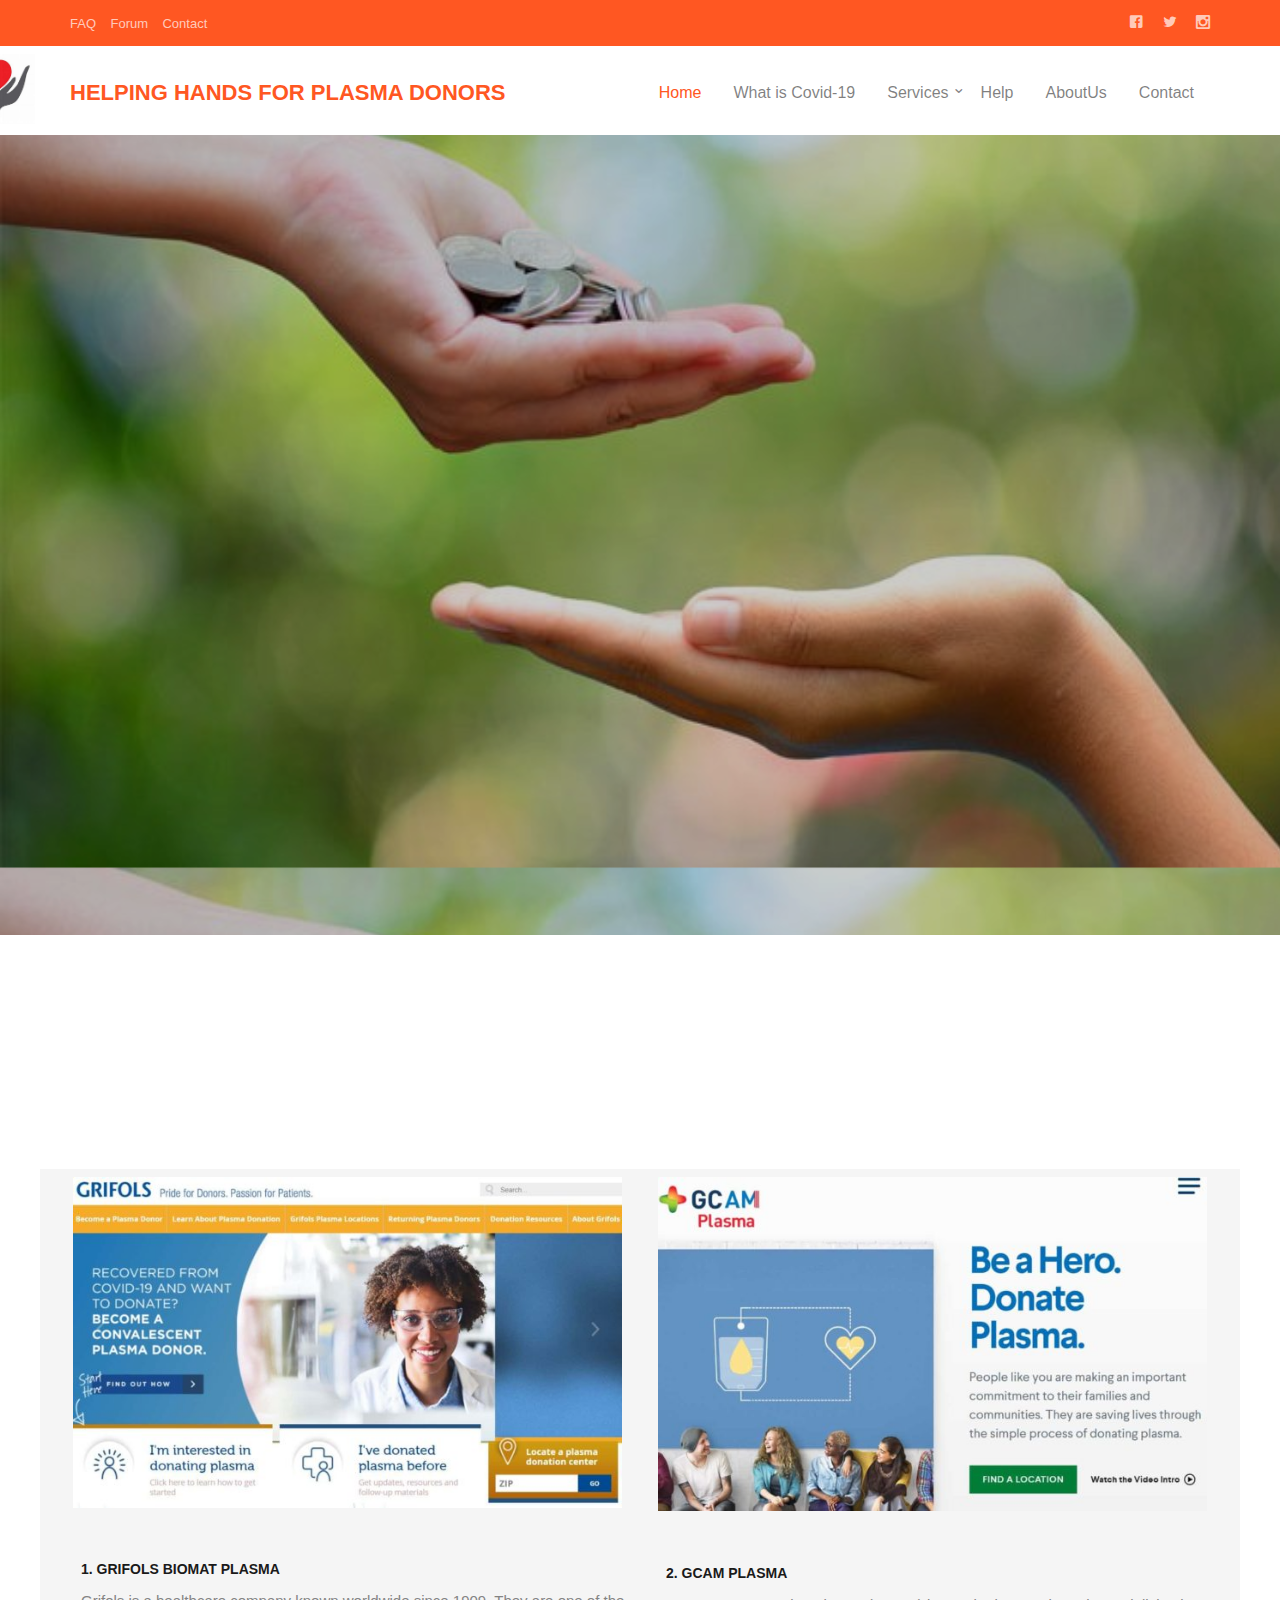
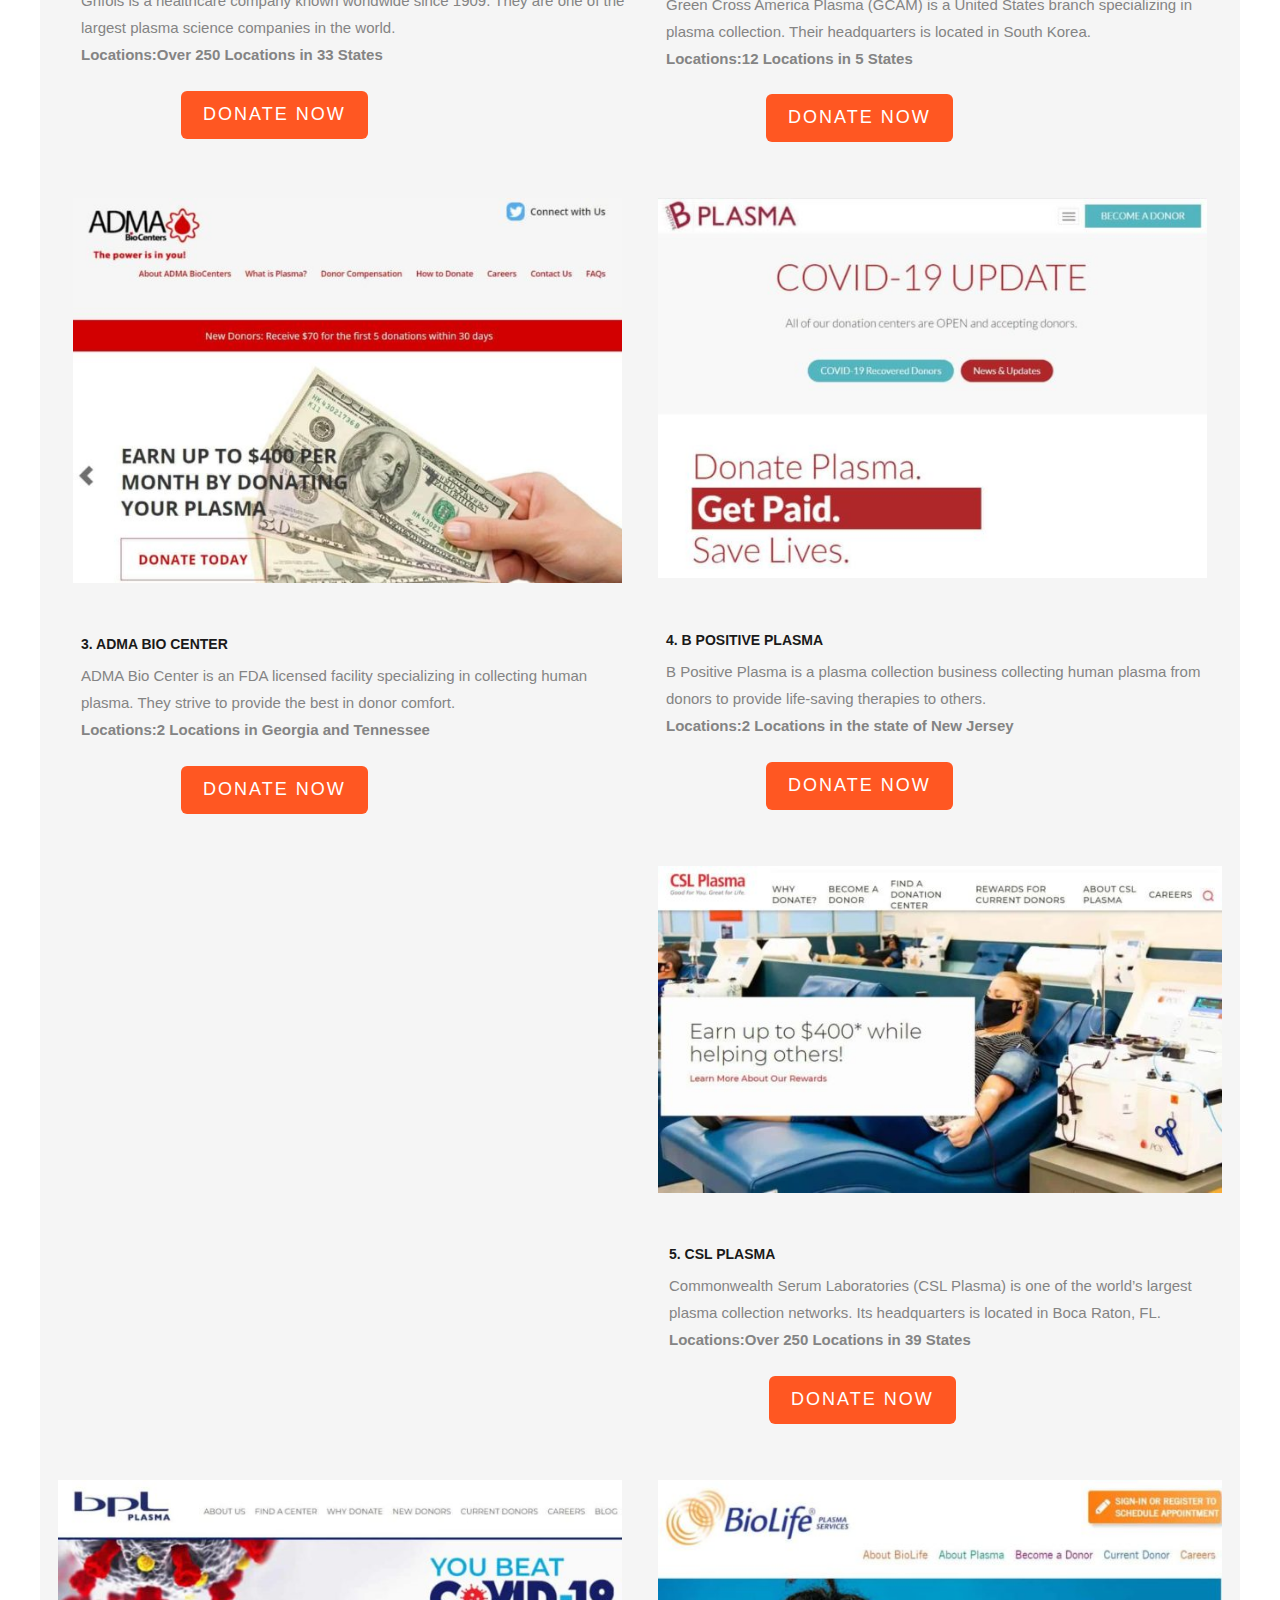
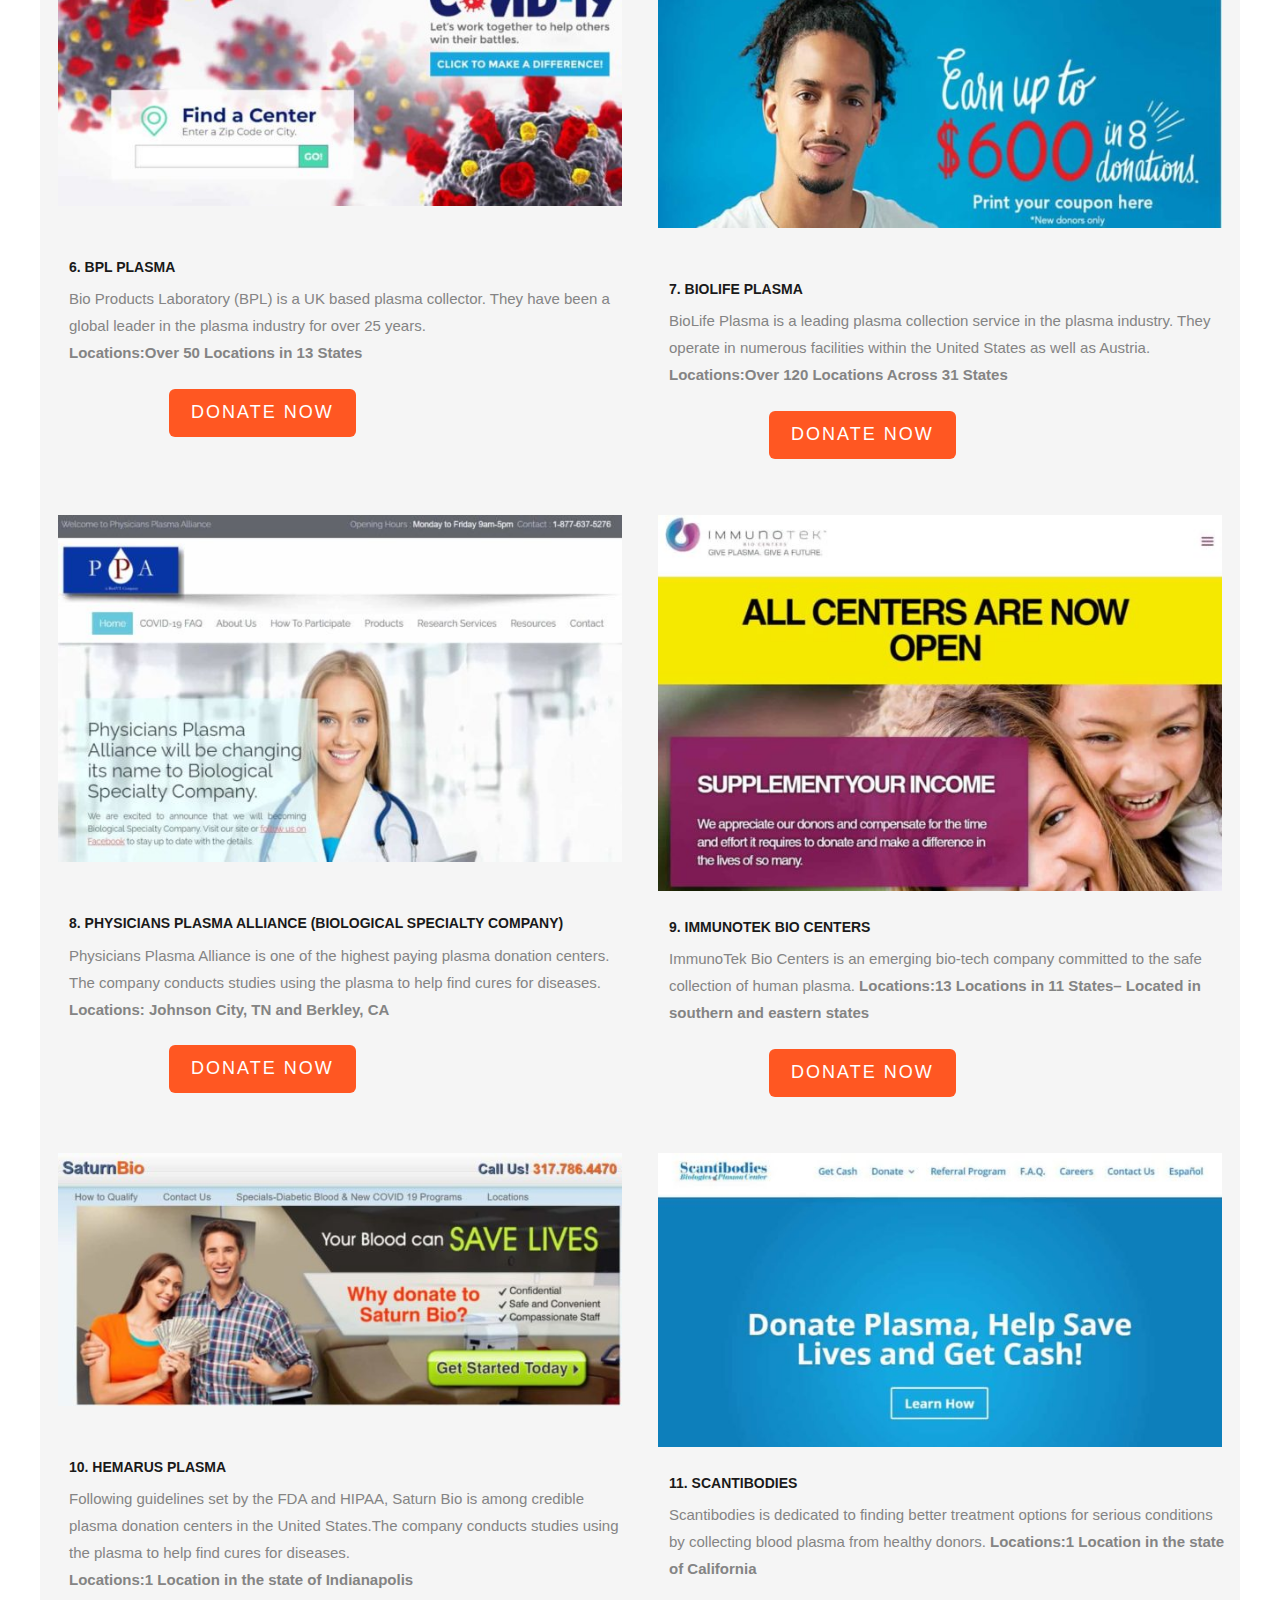
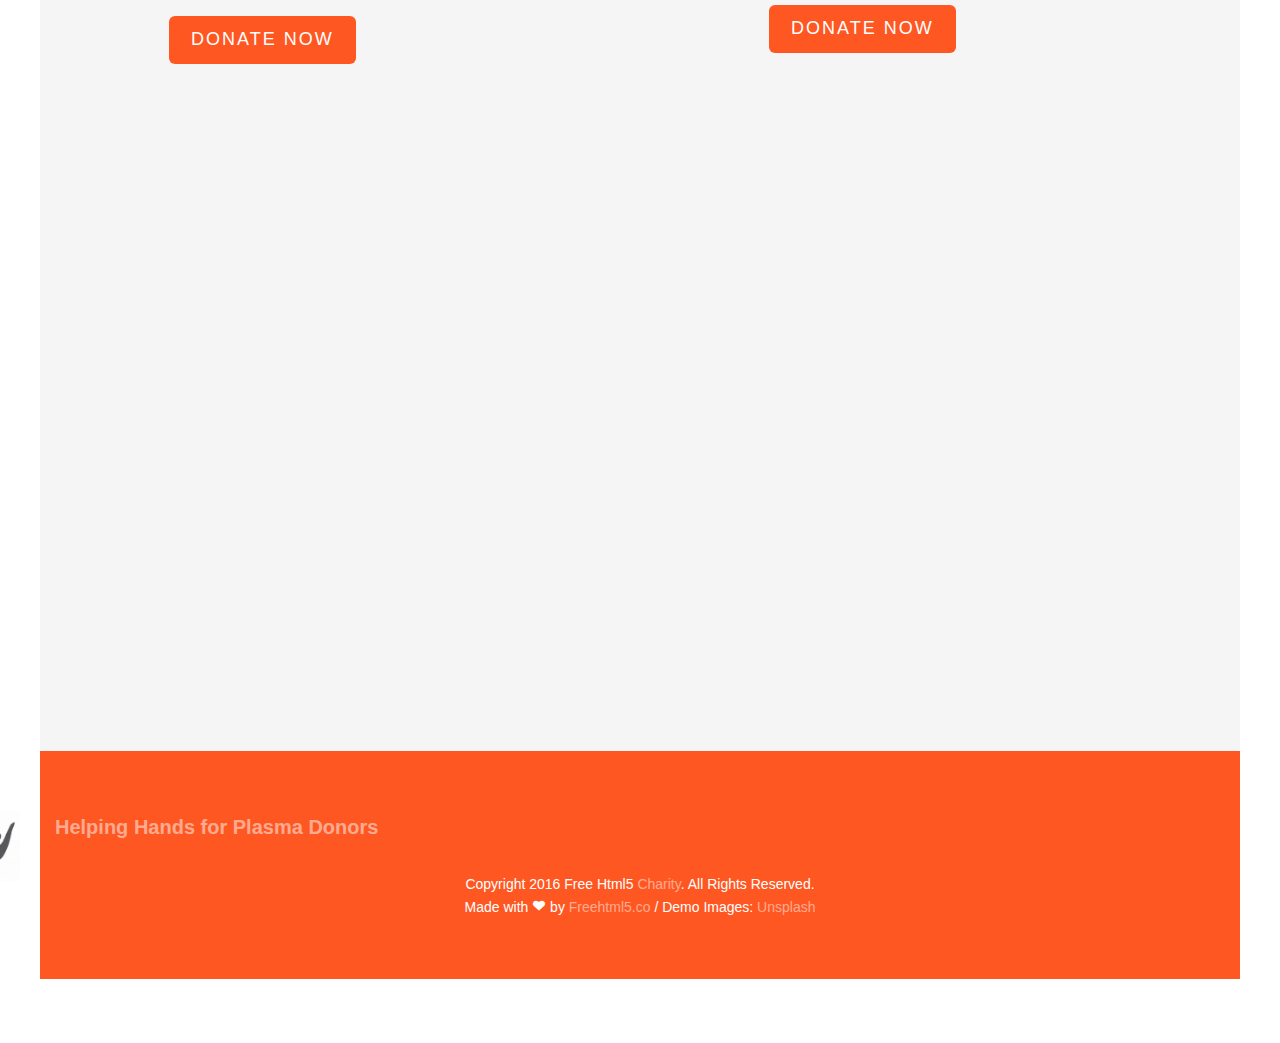
<file: Center.html>
<!DOCTYPE html>
<!--[if lt IE 7]>      <html class="no-js lt-ie9 lt-ie8 lt-ie7"> <![endif]-->
<!--[if IE 7]>         <html class="no-js lt-ie9 lt-ie8"> <![endif]-->
<!--[if IE 8]>         <html class="no-js lt-ie9"> <![endif]-->
<!--[if gt IE 8]><!--> <html class="no-js"> <!--<![endif]-->
	<head>
	<meta charset="utf-8">
	<meta http-equiv="X-UA-Compatible" content="IE=edge">
	<title>Plasma Centers</title>
	<meta name="viewport" content="width=device-width, initial-scale=1">
	<meta name="description" content="Free HTML5 Template by FREEHTML5.CO" />
	<meta name="keywords" content="free html5, free template, free bootstrap, html5, css3, mobile first, responsive" />
	<meta name="author" content="FREEHTML5.CO" />

  <!-- 
	//////////////////////////////////////////////////////

	FREE HTML5 TEMPLATE 
	DESIGNED & DEVELOPED by FREEHTML5.CO
		
	Website: 		http://freehtml5.co/
	Email: 			info@freehtml5.co
	Twitter: 		http://twitter.com/fh5co
	Facebook: 		https://www.facebook.com/fh5co

	//////////////////////////////////////////////////////
	 -->

  	<!-- Facebook and Twitter integration -->
	<meta property="og:title" content=""/>
	<meta property="og:image" content=""/>
	<meta property="og:url" content=""/>
	<meta property="og:site_name" content=""/>
	<meta property="og:description" content=""/>
	<meta name="twitter:title" content="" />
	<meta name="twitter:image" content="" />
	<meta name="twitter:url" content="" />
	<meta name="twitter:card" content="" />

	<!-- Place favicon.ico and apple-touch-icon.png in the root directory -->
	<link rel="shortcut icon" href="favicon.ico">

	<!-- <link href='https://fonts.googleapis.com/css?family=Open+Sans:400,700,300' rel='stylesheet' type='text/css'> -->
	
	<!-- Animate.css -->
	<link rel="stylesheet" href="css/animate.css">
	<!-- Icomoon Icon Fonts-->
	<link rel="stylesheet" href="css/icomoon.css">
	<!-- Bootstrap  -->
	<link rel="stylesheet" href="css/bootstrap.css">
	<!-- Superfish -->
	<link rel="stylesheet" href="css/superfish.css">

	<link rel="stylesheet" href="css/style.css">


	<!-- Modernizr JS -->
	<script src="js/modernizr-2.6.2.min.js"></script>
	<!-- FOR IE9 below -->
	<!--[if lt IE 9]>
	<script src="js/respond.min.js"></script>
	<![endif]-->

	</head>
	<body>
		<div id="fh5co-wrapper">
		<div id="fh5co-page">
		<div class="header-top">
			<div class="container">
				<div class="row">
					<div class="col-md-6 col-sm-6 text-left fh5co-link">
						<a href="faq.html">FAQ</a>
						<a href="#">Forum</a>
						<a href="#">Contact</a>
					</div>
					<div class="col-md-6 col-sm-6 text-right fh5co-social">
						<a href="#" class="grow"><i class="icon-facebook2"></i></a>
						<a href="#" class="grow"><i class="icon-twitter2"></i></a>
						<a href="#" class="grow"><i class="icon-instagram2"></i></a>
					</div>
				</div>
			</div>
		</div>
		<header id="fh5co-header-section" class="sticky-banner">
			<div class="container">
				<div class="nav-header">
				<img src="images/logo4.jpg" style="width:9%;padding:3px; hight:9%;padding-top:8px;margin-left:-135px;float:left">
					<a href="#" class="js-fh5co-nav-toggle fh5co-nav-toggle dark"><i></i></a>
					
					<h1 id="fh5co-logo" ><a href="index.html">Helping Hands for Plasma Donors</a></h1>
					<!-- START #fh5co-menu-wrap -->
					<nav id="fh5co-menu-wrap" role="navigation">
						<ul class="sf-menu" id="fh5co-primary-menu">
							<li class="active">
								<a href="index.html">Home</a>
							</li>
							<li><a href="blog.html">What is Covid-19</a></li>
							<li>
								<a href="#" class="fh5co-sub-ddown">Services</a>
								 <ul class="fh5co-sub-menu">
								 	<li><a href="#">Be a Donor</a></li>
								 	<li><a href="#">Patient</a></li>
								 	<li><a href="#">Contribute</a></li>
								</ul>
							</li>
							<li><a href="about.html">Help</a></li>
							<li><a href="blog.html">AboutUs</a></li>
							<li><a href="contact.html">Contact</a></li>
						</ul>
					</nav>
				</div>
			</div>
		</header>
		
		

		<div class="fh5co-hero">
			<div class="fh5co-overlay"></div>
			<div class="fh5co-cover text-center" data-stellar-background-ratio="0.5" style="background-image: url(images/bg9.jpg);">
				<div class="desc animate-box">
					<h2 style="font-size:40px;width:80%;text-align:center;padding-left:20%"><strong> </strong>Giving speak louder than speech</h2>
					<span>A small donation can make a huge difference</span>
					<span><a class="btn btn-primary btn-lg" href="#">Donate Now</a></span>
				</div>
			</div>

		</div>
		<!-- end:header-top -->
		<div id="fh5co-features">
			<div class="container">
			<div class="row">
					<div class="col-md-8 col-md-offset-2 text-center heading-section animate-box">
						<h3> Plasma Donation Centers</h3>
					
					</div>
				</div>
				<div class="row">
					<div class="col-md-6">

						<div class="feature-left">
							<span>	<img src="images/c1.jpg" style="width:100%;padding:3px; hight:100%;padding-top:8px;float:left">
							</span>
							<div class="feature-copy">
							</br>
							</br>
								<h3 style="text-align:left;margin-left:-100px">1. Grifols Biomat plasma</h3>
								<p style="text-align:left;margin-left:-100px" >Grifols is a healthcare company known worldwide since 1909. They are one of the largest plasma science companies in the world.</br><strong>Locations:Over 250 Locations in 33 States</strong></p>
								<p><a class="btn btn-primary btn-lg" href="#">Donate Now</a></p>
								</br>
							</div>
						</div>

					</div>
					
						<div class="col-md-6">

						<div class="feature-left">
							<span>	<img src="images/c2.jpg" style="width:100%;padding:3px; hight:100%;padding-top:8px;float:left">
							</span>
							<div class="feature-copy">
							</br>
							</br>
								<h3 style="text-align:left;margin-left:-100px">2. GCAM Plasma</h3>
								
								<p style="text-align:left;margin-left:-100px" >Green Cross America Plasma (GCAM) is a United States branch specializing in plasma collection. Their headquarters is located in South Korea.

</br><strong>Locations:12 Locations in 5 States</strong><p>
								<p><a class="btn btn-primary btn-lg" href="#">Donate Now</a></p>
								</br>
							</div>
						</div>

					</div>
					
							<div class="col-md-6">

						<div class="feature-left">
							<span>	<img src="images/c5.jpg" style="width:100%;padding:3px; hight:100%;padding-top:8px;float:left">
							</span>
							<div class="feature-copy">
							</br>
							</br>
								<h3 style="text-align:left;margin-left:-100px">3. ADMA Bio Center</h3>
								<p style="text-align:left;margin-left:-100px" >ADMA Bio Center is an FDA licensed facility specializing in collecting human plasma. They strive to provide the best in donor comfort.

</br><strong>Locations:2 Locations in Georgia and Tennessee</strong></p>
								<p><a class="btn btn-primary btn-lg" href="#">Donate Now</a></p>
								</br>
							</div>
						</div>

					</div>
					
						<div class="col-md-6">

						<div class="feature-left">
							<span>	<img src="images/c4.jpg" style="width:100%;padding:3px; hight:100%;padding-top:8px;float:left">
							</span>
							<div class="feature-copy">
							</br>
							</br>
								<h3 style="text-align:left;margin-left:-100px">4. B Positive Plasma</h3>
								
								<p style="text-align:left;margin-left:-100px" >B Positive Plasma is a plasma collection business collecting human plasma from donors to provide life-saving therapies to others.</br><strong>Locations:2 Locations in the state of New Jersey</strong></p>
								<p><a class="btn btn-primary btn-lg" href="#">Donate Now</a></p>
								</br>
							</div>
						</div>

					</div>
						<div class="row">
					<div class="col-md-6">

						<div class="feature-left">
							<span>	<img src="images/c6.jpg" style="width:100%;padding:3px; hight:100%;padding-top:8px;float:left">
							</span>
							<div class="feature-copy">
							</br>
							</br>
								<h3 style="text-align:left;margin-left:-100px">5. CSL Plasma</h3>
								<p style="text-align:left;margin-left:-100px" > Commonwealth Serum Laboratories (CSL Plasma) is one of the world’s largest plasma collection networks. Its headquarters is located in Boca Raton, FL.

</br><strong>Locations:Over 250 Locations in 39 States</strong></p>
								<p><a class="btn btn-primary btn-lg" href="#">Donate Now</a></p>
								</br>
							</div>
						</div>

					</div>
					
						<div class="col-md-6">

						<div class="feature-left">
							<span>	<img src="images/c7.jpg" style="width:100%;padding:3px; hight:100%;padding-top:8px;float:left">
							</span>
							<div class="feature-copy">
							</br>
							</br>
								<h3 style="text-align:left;margin-left:-100px">6. BPL plasma</h3>
								
								<p style="text-align:left;margin-left:-100px" >Bio Products Laboratory (BPL) is a UK based plasma collector. They have been a global leader in the plasma industry for over 25 years.



</br><strong>Locations:Over 50 Locations in 13 States</strong><p>
								<p><a class="btn btn-primary btn-lg" href="#">Donate Now</a></p>
								</br>
							</div>
						</div>

					</div>
					
							<div class="col-md-6">

						<div class="feature-left">
							<span>	<img src="images/c8.jpg" style="width:100%;padding:3px; hight:100%;padding-top:8px;float:left">
							</span>
							<div class="feature-copy">
							</br>
							</br>
								<h3 style="text-align:left;margin-left:-100px">7. BioLife plasma</h3>
								<p style="text-align:left;margin-left:-100px" >BioLife Plasma is a leading plasma collection service in the plasma industry. They operate in numerous facilities within the United States as well as Austria.



</br><strong>Locations:Over 120 Locations Across 31 States</strong></p>
								<p><a class="btn btn-primary btn-lg" href="#">Donate Now</a></p>
								</br>
							</div>
						</div>

					</div>
					
						<div class="col-md-6">

						<div class="feature-left">
							<span>	<img src="images/c15.jpg" style="width:100%;padding:3px; hight:100%;padding-top:8px;float:left">
							</span>
							<div class="feature-copy">
							</br>
							</br>
								<h3 style="text-align:left;margin-left:-100px">8.  Physicians Plasma Alliance (Biological Specialty Company)</h3>
								
								<p style="text-align:left;margin-left:-100px" >Physicians Plasma Alliance is one of the highest paying plasma donation centers. The company conducts studies using the plasma to help find cures for diseases.

</br><strong>Locations: Johnson City, TN and Berkley, CA</strong></p>
								<p><a class="btn btn-primary btn-lg" href="#">Donate Now</a></p>
								</br>
							</div>
						</div>

					</div>
						<div class="col-md-6">

						<div class="feature-left">
							<span>	<img src="images/c9.jpg" style="width:100%;padding:3px; hight:100%;padding-top:8px;float:left">
							</span>
							<div class="feature-copy">
							</br>
						
								<h3 style="text-align:left;margin-left:-100px">9. ImmunoTek Bio Centers</h3>
								
								<p style="text-align:left;margin-left:-100px" >ImmunoTek Bio Centers is an emerging bio-tech company committed to the safe collection of human plasma.

<strong>Locations:13 Locations in 11 States– Located in southern and eastern states

</strong></p>
								<p><a class="btn btn-primary btn-lg" href="#">Donate Now</a></p>
								</br>
							</div>
						</div>

					</div>
					
					<div class="col-md-6">

						<div class="feature-left">
							<span>	<img src="images/c11.jpg" style="width:100%;padding:3px; hight:100%;padding-top:8px;float:left">
							</span>
							<div class="feature-copy">
							</br>
							</br>
								<h3 style="text-align:left;margin-left:-100px">10. Hemarus Plasma</h3>
								
								<p style="text-align:left;margin-left:-100px" >Following guidelines set by the FDA and HIPAA, Saturn Bio is among credible plasma donation centers in the United States.The company conducts studies using the plasma to help find cures for diseases.

</br><strong>Locations:1 Location in the state of Indianapolis

</strong></p>
								<p><a class="btn btn-primary btn-lg" href="#">Donate Now</a></p>
								</br>
							</div>
						</div>

					</div>
					<div class="col-md-6">

						<div class="feature-left">
							<span>	<img src="images/c12.jpg" style="width:100%;padding:3px; hight:100%;padding-top:8px;float:left">
							</span>
							<div class="feature-copy">
							</br>
						
								<h3 style="text-align:left;margin-left:-100px">11. Scantibodies</h3>
								
								<p style="text-align:left;margin-left:-100px" > Scantibodies is dedicated to finding better treatment options for serious conditions by collecting blood plasma from healthy donors.

<strong>Locations:1 Location in the state of California

</strong></p>
								<p><a class="btn btn-primary btn-lg" href="#">Donate Now</a></p>
								</br>
							</div>
						</div>

					</div>
					
					
						
					
				<div id="fh5co-content-section" class="fh5co-section-gray">
			<div class="container">
				<div class="row">
					<div class="col-md-8 col-md-offset-2 text-center heading-section animate-box">
						<h3>HOW IT WORKS!</h3>
					
					</div>
				</div>
			</div>
			<div class="container">
				<div class="row">
					<div class="col-md-4">
						<div class="fh5co-testimonial text-center animate-box">
							<figure>
								<img src="images/f2.jpg" alt="user">
							</figure>
							<blockquote>
								<p>&ldquo;Fill in your contact details, location, blood group and medical history so that we can find you an accurate match within your <strong>District.</strong>&rdquo;</p>
							</blockquote>
							<span style="font-weight:900;color: #009999">Step - 1</span>
						</div>
					</div>
					<div class="col-md-4">
						<div class="fh5co-testimonial text-center animate-box">
							<figure>
								<img src="images/mat.jpg" alt="user">
							</figure>
							<blockquote>
								<p>&ldquo;Our algorithm matches registered patients and donors within the distric of patient.Once patient found a successful match,he/she will send a <strong>request</strong> to the donors for getting the details of Donor. &rdquo;</p>
							</blockquote>
							<span style="font-weight:900;color: #009999">Step - 2</span>
						</div>
					</div>
					<div class="col-md-4">
						<div class="fh5co-testimonial text-center animate-box">
							<figure>
								<img src="images/connec.jpg" alt="user">
							</figure>
							<blockquote>
								<p>&ldquo;As soon as the Donor accepts the request, we provide the patient with the donor's details to enable them to connect and take the process forward&rdquo;</p>
							</blockquote>
							<span style="font-weight:900;color: #009999">Step - 3</span>
						</div>
					</div>
				</div>
			</div>
		</div>
		<!-- fh5co-content-section -->
		
		



		
		
					
		

		
		
				
						



		<!-- fh5co-blog-section -->
		<footer>
			<div id="footer">
				<div class="container">
					<div class="row">
									<img src="images/logo4.jpg" style="width:9%;padding:5px; hight:9%;padding-top:0px;margin-left:-135px;float:left">
					<a href="#" class="js-fh5co-nav-toggle fh5co-nav-toggle dark"><i></i></a>
			
					<p style="font-size:20px; font-weight:bold"><a href="index.html">Helping Hands for Plasma Donors</a></p>
					
						<div class="col-md-6 col-md-offset-3 text-center">

							
							<p>Copyright 2016 Free Html5 <a href="#">Charity</a>. All Rights Reserved. <br>Made with <i class="icon-heart3"></i> by <a href="http://freehtml5.co/" target="_blank">Freehtml5.co</a> / Demo Images: <a href="https://unsplash.com/" target="_blank">Unsplash</a></p>
						</div>
					</div>
				</div>
			</div>
		</footer>
	

	</div>
	<!-- END fh5co-page -->

	</div>
	<!-- END fh5co-wrapper -->

	<!-- jQuery -->


	<script src="js/jquery.min.js"></script>
	<!-- jQuery Easing -->
	<script src="js/jquery.easing.1.3.js"></script>
	<!-- Bootstrap -->
	<script src="js/bootstrap.min.js"></script>
	<!-- Waypoints -->
	<script src="js/jquery.waypoints.min.js"></script>
	<script src="js/sticky.js"></script>

	<!-- Stellar -->
	<script src="js/jquery.stellar.min.js"></script>
	<!-- Superfish -->
	<script src="js/hoverIntent.js"></script>
	<script src="js/superfish.js"></script>
	
	<!-- Main JS -->
	<script src="js/main.js"></script>

	</body>
</html>
</file>
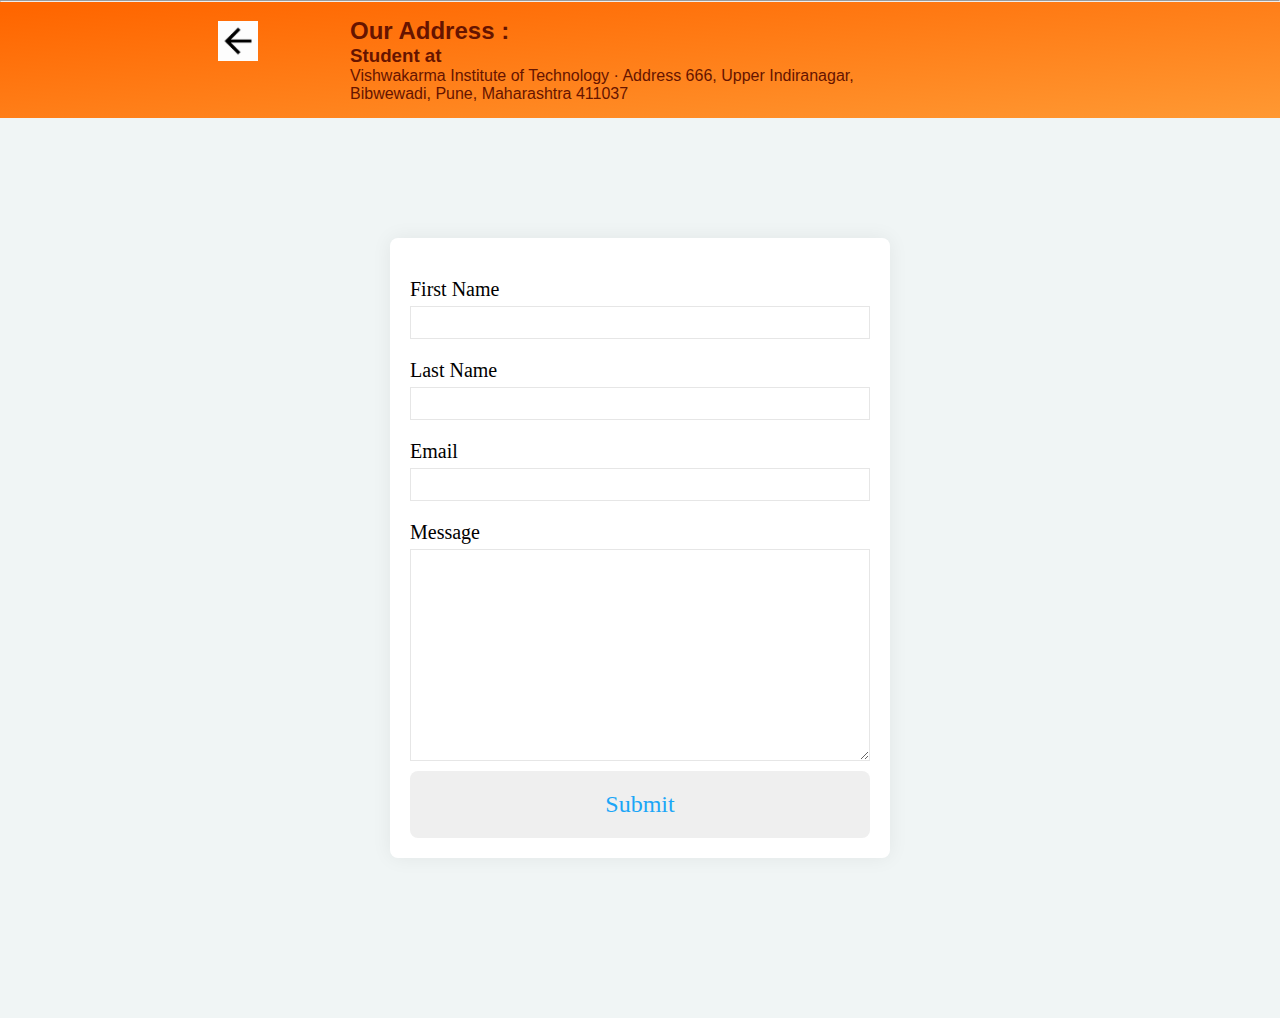
<file: ContactForm.html>
<html>
<head>
<style>
.abc {
      color: #661400;
    padding: 350px;
	padding-top:15px;
	padding-bottom:15px;

   background: linear-gradient(to top left, #ff9933 -1%, #ff6600 96%);
      font-family: var(--font-primary, sans-serif);
}
.abc:hover{
 background: linear-gradient(to left, #ff9933 -1%, #ff3300 96%);
  
}
</style>
<title>Contact us</title>
<link rel="stylesheet" href="Contact_css.css">
</head>
<body>
<div style="background-color:black">

<hr>

</div>
<div class="abc">
<a href="index.html">
<img src="images/back.jpg" style="width:8%;padding:3px; hight:8%;padding-top:4px;margin-left:-135px;float:left">
</a><h2>Our Address :<h2>
<h3>Student at </h3>
<p>Vishwakarma Institute of Technology · Address
666, Upper Indiranagar, Bibwewadi, Pune, Maharashtra 411037<p>

</div>

<section>
  <div class="container">
  
    <form action="https://formspree.io/f/xzbydddp" method="POST" id="my-form">

      <div class="form-group">
        <label for="firstName"> First Name</label>
        <input type="text" id="firstName" name="firstName">
      </div>

      <div class="form-group">
        <label for="latsName">Last Name</label>
        <input type="text" id="lastName" name="lastName">
      </div>

      <div class="form-group">
        <label for="email">Email</label>
        <input type="email" id="email" name="email">
      </div>

      <div class="form-group">
        <label for="massage">Message</label>
        <textarea name="massage" id="massage" cols="30" rows="10"></textarea>
      </div>

      <button type="submit">Submit</button>
    </form>
  </div>
  <div id="status"></div>
</section>
<script src="contact_js.js"></script>

</body>
</html>
</file>
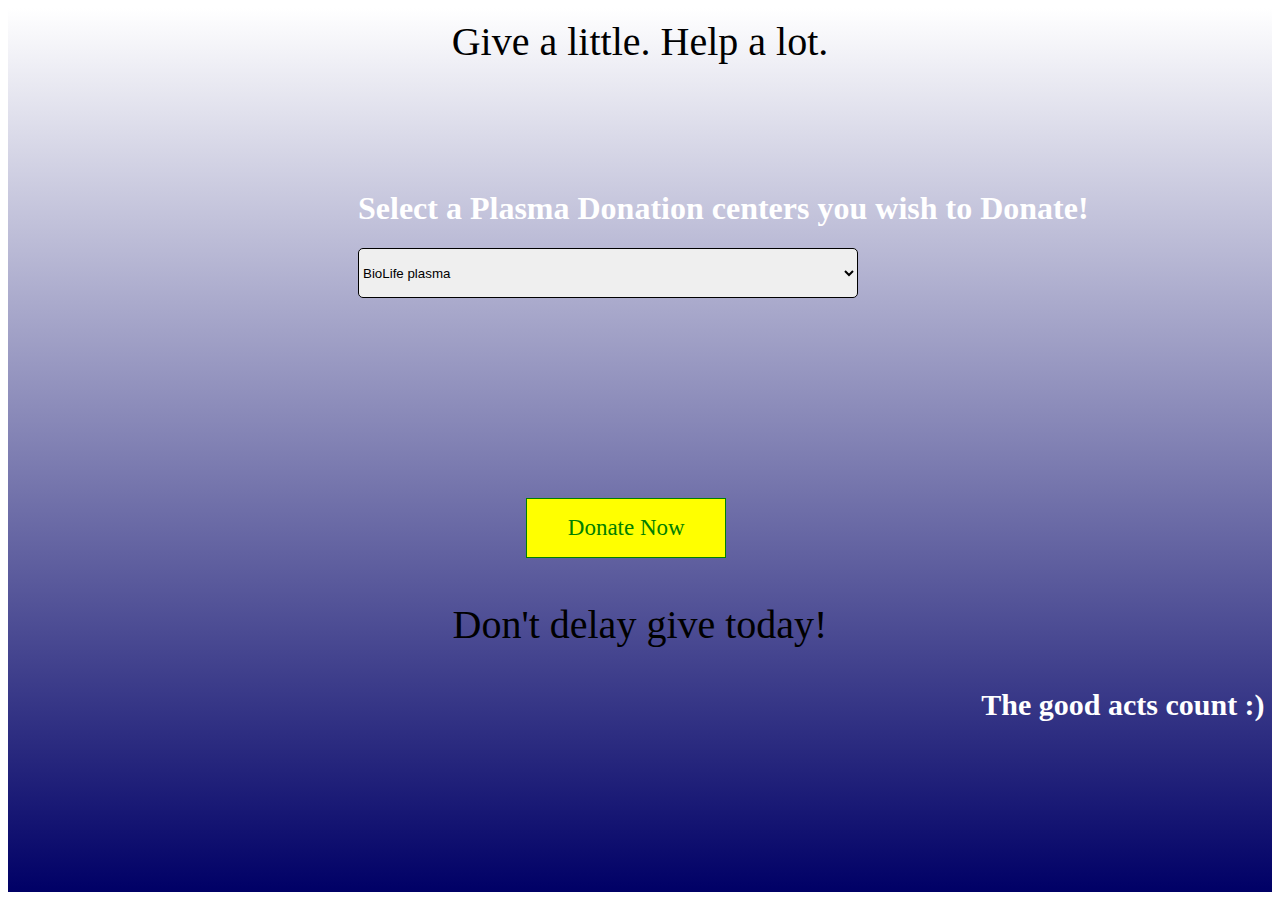
<file: donation.html>
<html>
<head>
<title>donate now</title>
<style>
.button {
 background:#ffe6cc;
  border:none;
  color: black;
  padding: 15px 32px;
  text-align: center;
  text-decoration: none;
  display: inline-block;
  font-size: 20px;
  
  margin: 4px 2px;
  cursor: pointer;
  width:220px;
  height:50px;
}
.button1{
padding-left:41%;
margin-top:200px;
}
.slider{
padding-top:70px;
padding-left:350px;
}
h2{
font-weight:normal;
font-family:Apple Chancery, cursive;
padding-top:10px;
font-size:40px;

width:100%;
text-align:center;
}
select{
width:500;
height:50px;
cursor: pointer; 
border:1px solid black; 
border-radius:5px;
}
.button:hover {
    color: black;
}

.btn {
    background: #ffff00;
    border: 1px solid green;
    font-size: 23px;
    padding: 5px 20px;
    font-family: "montserrat";
    cursor: pointer;
    margin: 0px;
    transition: 0.8s;
    position: relative;
    overflow: hidden;
	width:200px;
	height:60px;
}
  
/* Styling btn1, btn2 class */
.btn1,
.btn2 {
    color: green;
}
  
/* Creating animation effect */
.btn1:hover,
.btn2:hover {
    color: white;
	background-color:red;
}
  
.btn::before {
    content: "";
    position: absolute;
    left: 0;
    width: 100%;
    height: 0%;
    background: green;
    z-index: -1;
    transition: 0.8s;
}
  
.btn1::before {
    top: 0;
    border-radius: 0 0 50% 50%;
}
  
.btn2::before {
    bottom: 0;
    border-radius: 50% 50% 0 0;
}
  
.btn1:hover::before,
.btn2:hover::before {
    height: 180%;
}
</style>
<head>
<body>
<div style=" background: linear-gradient(to bottom, #ffffff 0%, #000066 100%);:yellow;height:100%;margin:0 auto;">
<h2>Give a little. Help a lot.</h2>
<div class="slider">
<h1 style="color:White">Select a Plasma Donation centers you wish to Donate!</h1>
<select name="donation to campaigns">
  <option value="campaign">CSL Plasma</option>
  <option value="campaign">BPL plasma</option>
  <option value="campaign"selected> BioLife plasma</option>
  <option value="campaign">Grifols Biomat plasma</option>
  <option value="campaign">GCAM Plasma</option>
  <option value="campaign">  ImmunoTek Bio Centers</option>
  <option value="campaign"> Octapharma plasma</option>
  <option value="campaign">Snaldeal</option>
    <option value="campaign">  ADMA Bio Center</option>
  <option value="campaign">Hemarus Plasma</option>

  <option value="none">none</option>
  </select>
  </div>
<div class="button1">
<button class="btn btn1" onclick="window.location.href='paytm//TxnTest.php';">Donate Now</button>
</div>
<p><h2>Don&#39;t delay give today!</p>
<h3 style="padding-left:77%;color:white;font-size:30px;">The good acts count :)</h3>
</file>
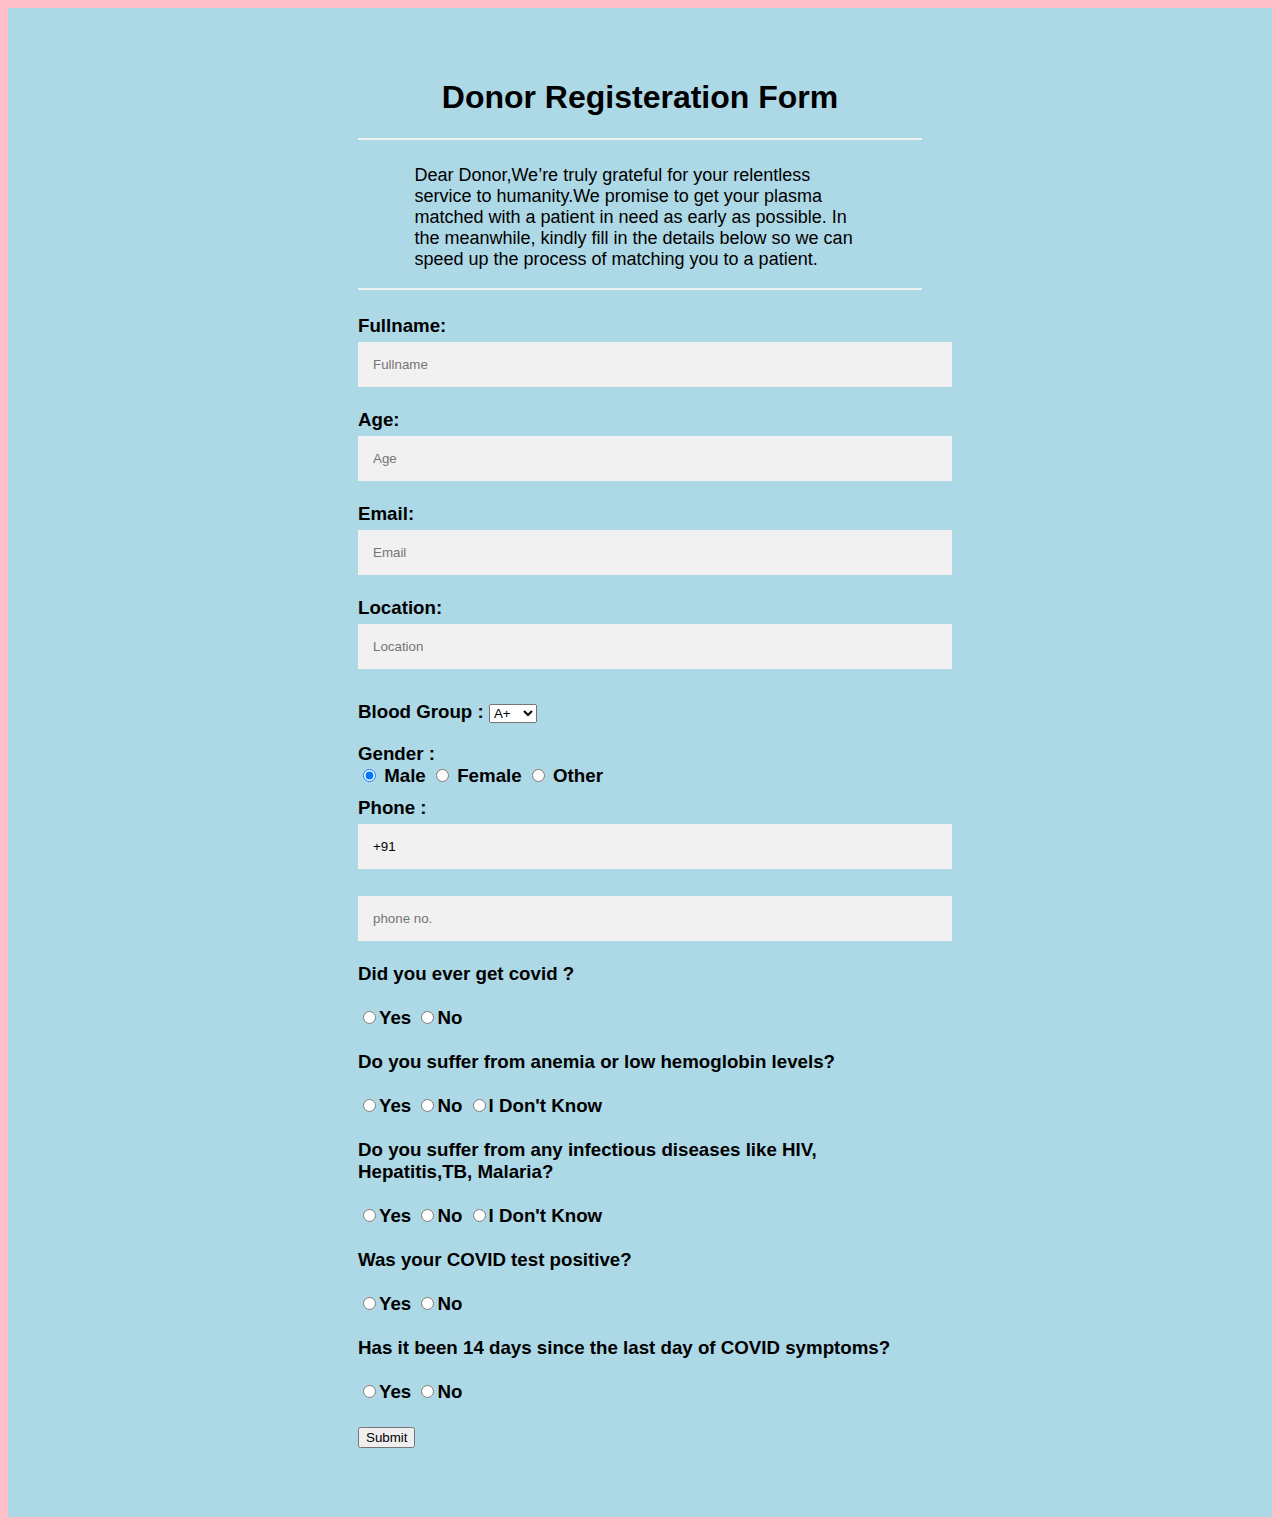
<file: donor registration form (1).html>
<!DOCTYPE html>
<html>
<head>
<meta name="viewport" content="width=device-width, initial-scale=1">
<style>
body{
  font-family: Calibri, Helvetica, sans-serif;
  background-color: pink;
}
.container {
    padding: 350px;
	padding-top:50px;
	padding-bottom:50px;
  background-color: lightblue;
}

input[type=text], input[type=password], textarea {
  width: 100%;
  padding: 15px;
  margin: 5px 0 22px 0;
  display: inline-block;
  border: none;
  background: #f1f1f1;
}
input[type=text]:focus, input[type=password]:focus {
  background-color: orange;
  outline: none;
}
 div {
            padding: 10px 0;
         }
hr {
  border: 1px solid #f1f1f1;
  margin-bottom: 25px;
}
.registerbtn {
  background-color: #4CAF50;
  color: white;
  padding: 16px 20px;
  margin: 8px 0;
  border: none;
  cursor: pointer;
  width: 100%;
  opacity: 0.9;
}
.registerbtn:hover {
  opacity: 1;
}

#content{
width:80%;
  text-align: left;
  font-weight: 500;
  font-size: 18px;  

  
border-top-width: 2px;  

border-right-width: 2px;  

border-bottom-width: 2px;  

border-left-width: 2px;  

 


}

</style>
</head>
<body>
<form>
  <div class="container">
  <center>  <h1> Donor Registeration Form</h1> </center>
  <hr>
  <center><p id="content">Dear Donor,We’re truly grateful for your relentless service to humanity.We promise to get your plasma matched with a patient in need as early as possible.
In the meanwhile, kindly fill in the details below so we can speed up the process of matching you to a patient. </p></center>

 <hr>


<H3><label> Fullname:</label>
<input type="text" name="firstname" placeholder= "Fullname"  required /> 
<label> Age: </label> 
<input type="text" name="middlename" placeholder="Age"  required /> 
<label> Email: </label>  
<input type="text" name="lastname" placeholder="Email" required /> 
<label> Location: </label> 
<input type="text" name="middlename" placeholder="Location"  required /> 
<div>
<label> 
Blood Group :
</label> 

<select>
<option value="Course">A+</option>
<option value="BCA">A-</option>
<option value="BBA">B+</option>
<option value="B.Tech">B-</option>
<option value="MBA">O+</option>
<option value="MCA">O-</option>
<option value="M.Tech">AB+</option>
<option value="M.Tech">AB-</option>
</select>
</div>
<div>
<label> 
Gender :
</label><br>
<input type="radio" value="Male" name="gender" checked > Male 
<input type="radio" value="Female" name="gender"> Female 
<input type="radio" value="Other" name="gender"> Other

</div>


<label> 
Phone :
</label>
<input type="text" name="country code" placeholder="Country Code"  value="+91" size="2"/> 
<input type="text" name="phone" placeholder="phone no." size="10"/ required> 

<label> Did you ever get covid ?</label><br></br>
<input type="radio" name="a">Yes
<input type="radio" name="a" >No 
<br></br>


<label> Do you suffer from anemia or low hemoglobin levels?</label><br></br>
<input type="radio" name="b">Yes
<input type="radio" name="b" >No 
<input type="radio" name="b">I Don't Know
<br></br>
<label> Do you suffer from any infectious diseases like HIV, Hepatitis,TB, Malaria?</label><br></br>
<input type="radio" name="c">Yes
<input type="radio" name="c" >No 
<input type="radio" name="c">I Don't Know
<br></br>

<label> Was your COVID test positive?</label><br></br>
<input type="radio" name="d">Yes
<input type="radio" name="d" >No 

<br></br>
<label>Has it been 14 days since the last day of COVID symptoms?</label><br></br>
<input type="radio" name="e">Yes
<input type="radio" name="e" >No 

<br></br>
<label><input type="submit" name="" value="Submit"></label>
</body>
</form>
</file>
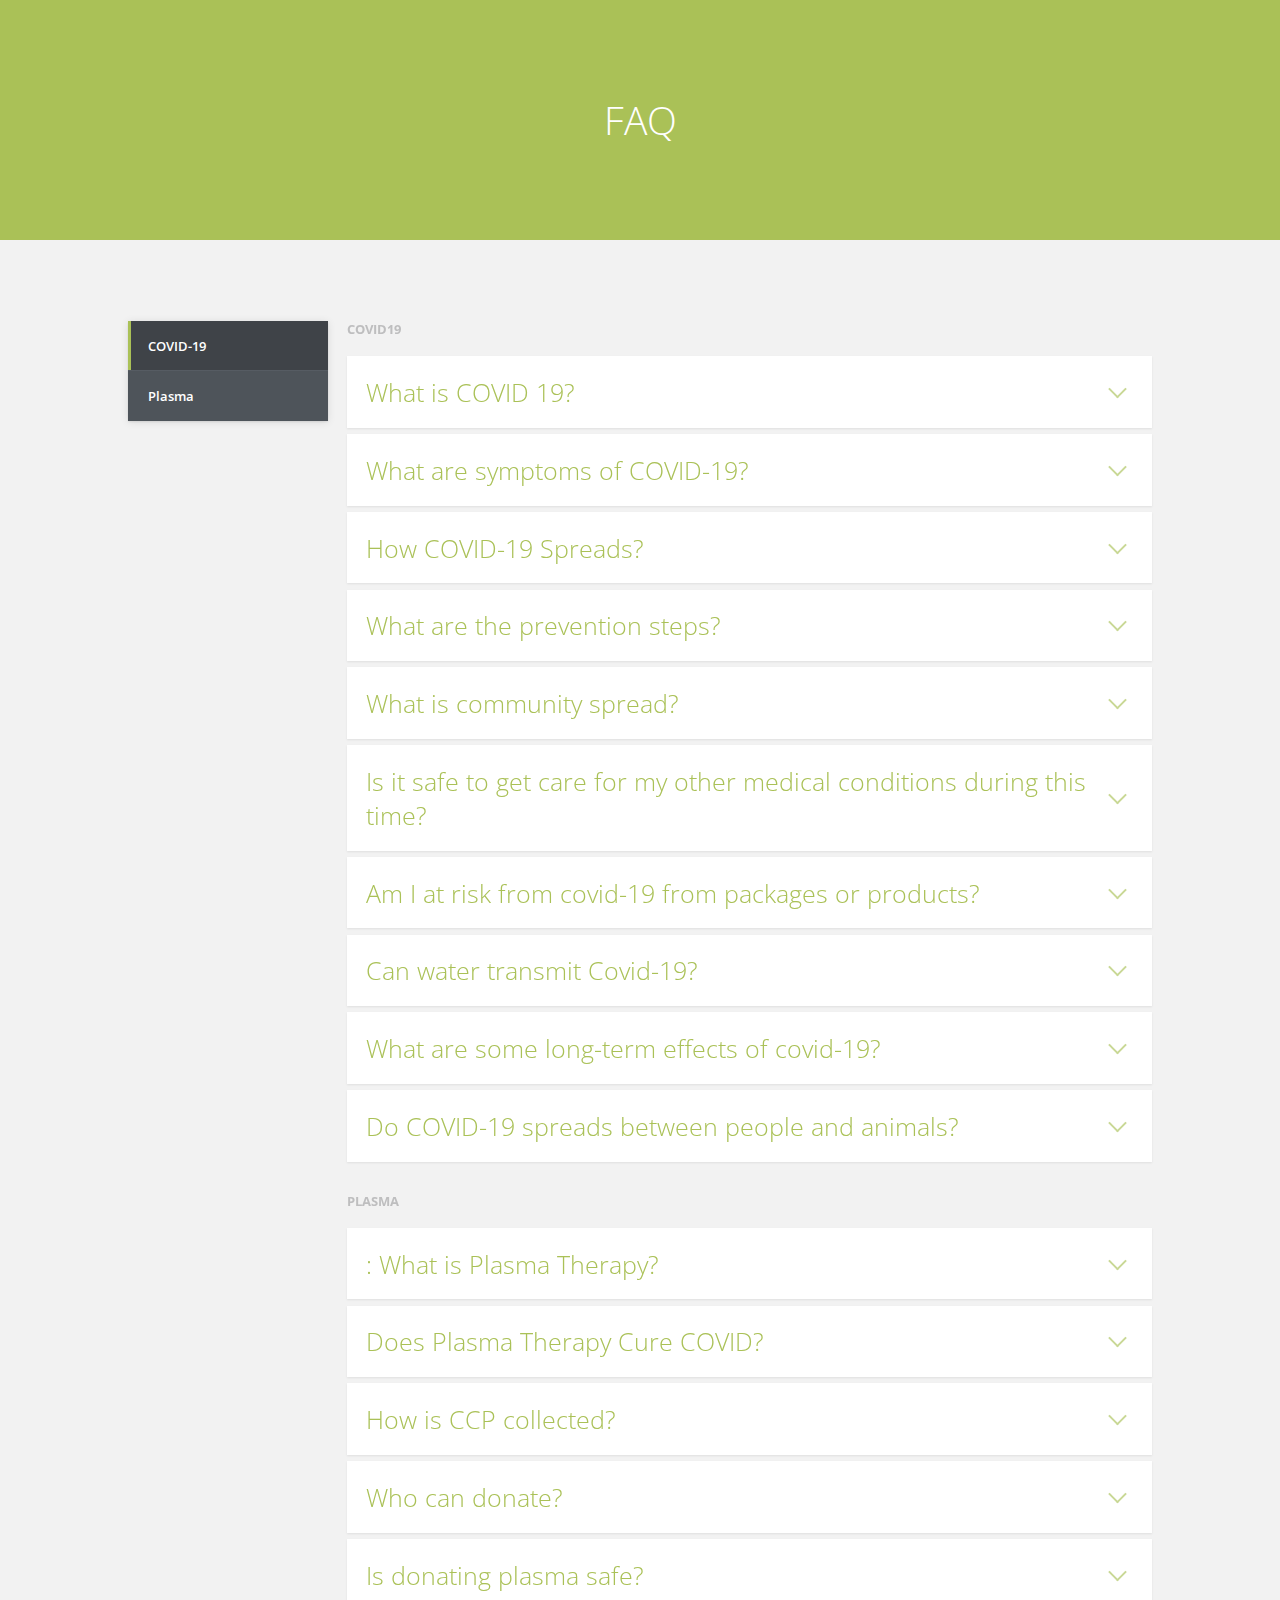
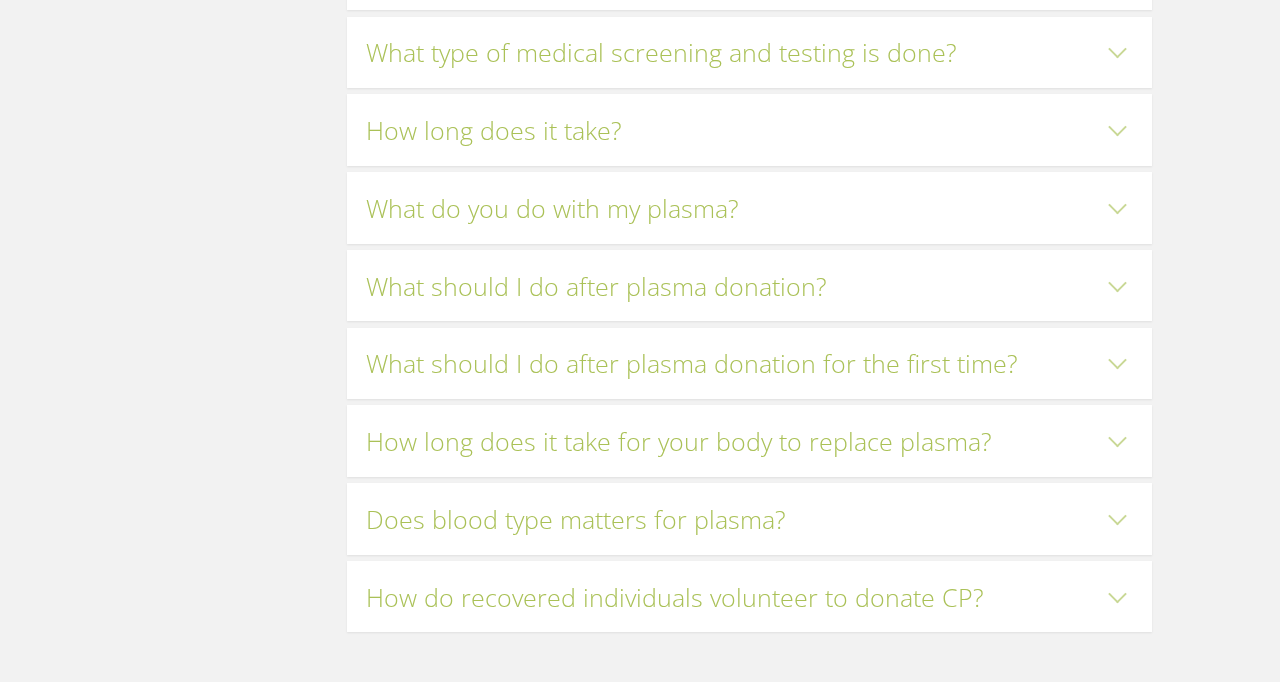
<file: faq.html>
<!doctype html>
<html lang="en">

<head>
	<meta charset="UTF-8">
	<meta name="viewport" content="width=device-width, initial-scale=1">
	<script>document.getElementsByTagName("html")[0].className += " js";</script>
	<link rel="stylesheet" href="assets/css/style.css">
	<title>FAQ Template | CodyHouse</title>
</head>

<body>
	<header class="cd-header flex flex-column flex-center">
		<div class="text-component text-center">
			<h1>FAQ </h1>
		</div>
	</header>

	<section class="cd-faq js-cd-faq container max-width-md margin-top-lg margin-bottom-lg">
		<ul class="cd-faq__categories">
			<li><a class="cd-faq__category cd-faq__category-selected truncate" href="#COVID-19">COVID-19</a></li>
			<li><a class="cd-faq__category truncate" href="#Plasma">Plasma</a></li>

		</ul> <!-- cd-faq__categories -->

		<div class="cd-faq__items">
			<ul id="COVID-19" class="cd-faq__group">
				<li class="cd-faq__title">
					<h2>COVID19</h2>
				</li>
				<li class="cd-faq__item">
					<a class="cd-faq__trigger" href="#0"><span>What is COVID 19?</span></a>
					<div class="cd-faq__content">
						<div class="text-component">
							<p>Coronavirus disease 2019 (COVID-19) is defined as illness caused by
								a novel coronavirus called severe acute respiratory syndrome coronavirus 2
								(SARS-CoV-2; formerly called 2019-nCoV), which was first identified amid an outbreak of
								respiratory
								illness cases in Wuhan City, Hubei Province, China.</p>
						</div>
					</div> <!-- cd-faq__content -->
				</li>

				<li class="cd-faq__item">
					<a class="cd-faq__trigger" href="#0"><span>What are symptoms of COVID-19?</span></a>
					<div class="cd-faq__content">
						<div class="text-component">
							<p>Symptoms of COVID-19 are variable, ranging from mild symptoms to severe illness.
								Common symptoms include headache, loss of smell and taste, nasal congestion and runny
								nose, cough, muscle pain, sore throat, fever, diarrhoea, and breathing difficulties.
								People with the same infection may have different symptoms, and their symptoms may
								change over time. </p>
						</div>
					</div> <!-- cd-faq__content -->
				</li>

				<li class="cd-faq__item">
					<a class="cd-faq__trigger" href="#0"><span>How COVID-19 Spreads?</span></a>
					<div class="cd-faq__content">
						<div class="text-component">
							<p>COVID-19 most commonly spreads during close contact
								• People who are physically near (within 6 feet) a person with COVID-19 or have direct
								contact with that person are at greatest risk of infection.
								• When people with COVID-19 cough, sneeze, sing, talk, or breathe they produce
								respiratory droplets. These droplets can range in size from larger droplets (some of
								which are visible) to smaller droplets. Small droplets can also form particles when they
								dry very quickly in the airstream.


								• Infections occur mainly through exposure to respiratory droplets when a person is in
								close contact with someone who has COVID-19.
								• Respiratory droplets cause infection when they are inhaled or deposited on mucous
								membranes, such as those that line the inside of the nose and mouth.
								• As the respiratory droplets travel further from the person with COVID-19, the
								concentration of these droplets decreases. Larger droplets fall out of the air due to
								gravity. Smaller droplets and particles spread apart in the air.
								• With passing time, the amount of infectious virus in respiratory droplets also
								decreases.
							</p>
						</div>
					</div> <!-- cd-faq__content -->
				</li>
				<li class="cd-faq__item">
					<a class="cd-faq__trigger" href="#0"><span>What are the prevention steps?</span></a>
					<div class="cd-faq__content">
						<div class="text-component">
							<p>The best way to prevent illness is to avoid being exposed to this virus. You can take
								steps to slow the spread.
								• Wear a mask that covers your nose and mouth to help protect yourself and others.
								• Stay 6 feet apart from others who don’t live with you.
								• Get a COVID-19 vaccine when it is available to you.
								• Avoid crowds and poorly ventilated indoor spaces.
								• Wash your hands often with soap and water. Use hand sanitizer if soap and water aren’t
								available.
								• Stay home and isolate from others when sick.
								• Routinely clean and disinfect frequently touched surfaces and take other steps to stop
								the spread at home.
							</p>
						</div>
					</div> <!-- cd-faq__content -->
				</li>
				<li class="cd-faq__item">
					<a class="cd-faq__trigger" href="#0"><span>What is community spread?</span></a>
					<div class="cd-faq__content">
						<div class="text-component">
							<p>Community spread means people have been infected with the virus in an area, including
								some who are not sure how or where they became infected.
								Each health department determines community spread differently based on local
								conditions.
							</p>
						</div>
					</div> <!-- cd-faq__content -->
				</li>
				<li class="cd-faq__item">
					<a class="cd-faq__trigger" href="#0"><span>Is it safe to get care for my other medical conditions
							during this time?</span></a>
					<div class="cd-faq__content">
						<div class="text-component">
							<p>• Continue taking care of your health and wellness
								• Continue your medications, and do not change your treatment plan without talking to
								your healthcare provider.
								• Continue to manage your disease the way your healthcare provider has told you.
								• Have at least a 2-week supply of all prescription and non-prescription medications.
								• Talk to your healthcare provider about whether your vaccinations and other
								preventative services are up to date.

							</p>
						</div>
					</div> <!-- cd-faq__content -->
				</li>
				<li class="cd-faq__item">
					<a class="cd-faq__trigger" href="#0"><span>Am I at risk from covid-19 from packages or
							products?</span></a>
					<div class="cd-faq__content">
						<div class="text-component">
							<p>Although persistence in drinking-water is possible, there is no evidence from surrogate
								human coronaviruses that they are present in surface or
								groundwater sources or transmitted through contaminated drinking water.

							</p>
						</div>
					</div> <!-- cd-faq__content -->
				</li>
				<li class="cd-faq__item">
					<a class="cd-faq__trigger" href="#0"><span>Can water transmit Covid-19?</span></a>
					<div class="cd-faq__content">
						<div class="text-component">
							<p>Coronaviruses are thought to be spread most often by respiratory droplets. Although the
								virus can survive for a short period on some surfaces, it is unlikely to be spread from
								domestic or international mail, products, or packaging. However, it may be possible that
								people can get COVID-19 by touching a surface or object that has the virus on it and
								then touching their own mouth, nose, or possibly their eyes,
								but this is not thought to be the main way the virus spreads.

							</p>
						</div>
					</div> <!-- cd-faq__content -->
				</li>
				</li>
				<li class="cd-faq__item">
					<a class="cd-faq__trigger" href="#0"><span>What are some long-term effects of covid-19?</span></a>
					<div class="cd-faq__content">
						<div class="text-component">
							<p>Aftereffects from COVID-19 were seen in the respiratory system, as well as nervous system
								disorders, mental health problems,
								metabolic and cardiovascular disorders, malaise, fatigue, musculoskeletal pain and
								anaemia.

							</p>
						</div>
					</div> <!-- cd-faq__content -->
				</li>




				<li class="cd-faq__item">
					<a class="cd-faq__trigger" href="#0"><span>Do COVID-19 spreads between people and
							animals?</span></a>
					<div class="cd-faq__content">
						<div class="text-component">
							<p>• It appears that the virus that causes COVID-19 can spread from people to animals in
								some situations. A small number of pets worldwide, including cats and dogs, reported to
								be infected with the virus that causes COVID-19, mostly after close contact with people
								with COVID-19.
								• At this time, the risk of COVID-19 spreading from animals to people is low.
							</p>
						</div>
					</div> <!-- cd-faq__content -->
				</li>
			</ul> <!-- cd-faq__group -->

			<ul id="Plasma" class="cd-faq__group">
				<li class="cd-faq__title">
					<h2>Plasma</h2>
				</li>
				<li class="cd-faq__item">
					<a class="cd-faq__trigger" href="#0"><span>: What is Plasma Therapy?</span></a>
					<div class="cd-faq__content">
						<div class="text-component">
							<p>Plasma therapy is a medical procedure that uses the blood of a recovered patient to
								create antibodies on those infected individuals. Medically known as convalescent plasma
								therapy,
								this treatment uses antibodies found in the blood taken from a recovered Covid-19
								patient. It is then used to treat those with severe SARS-CoV-2 infection to aid
								recovery.</p>
						</div>
					</div> <!-- cd-faq__content -->
				</li>

				<li class="cd-faq__item">
					<a class="cd-faq__trigger" href="#0"><span>Does Plasma Therapy Cure COVID?</span></a>
					<div class="cd-faq__content">
						<div class="text-component">
							<p>Currently, it has shown positive results in Delhi and Mumbai where COVID cases are
								spiking high.
								It has also proven to improve the ability of a person to recover from the disease.
								However, there is more research required to prove its full efficacy in different patient
								types.</p>
						</div>
					</div> <!-- cd-faq__content -->
				</li>
				<li class="cd-faq__item">
					<a class="cd-faq__trigger" href="#0"><span>How is CCP collected?</span></a>
					<div class="cd-faq__content">
						<div class="text-component">
							<p>CCP is procured from recovered patients (e.g., prospective donors),
								who donate at blood centres or other collection centres.
								These blood collection organizations then test the plasma for SARS-CoV-2
								antibody levels and standard infectious disease markers before releasing the plasma for
								clinical use.
								Some centres use availability of screening for SARS-CoV-2 antibody levels to incentivize
								donors.
								Plasmapheresis is desirable as a means to collect large volumes of plasma.
								Clinical assays that measure the level of antibodies reacting against various SARS-CoV-2
								proteins are widely available and may correlate, albeit imperfectly, with neutralizing
								antibody titers, and thus might be used to predict the potency of CCP units (data on
								this relationship continue to evolve). It is important to consider the assay platform as
								well as the specificity (e.g., reactive with spike protein vs. nucleocapsid)
								and the class of antibody (IgG vs. total) when evaluating results, given major
								differences reported for
								available commercial serologic assays regarding correlations with neutralizing antibody
								activity.</p>
						</div>
					</div> <!-- cd-faq__content -->
				</li>
				<li class="cd-faq__item">
					<a class="cd-faq__trigger" href="#0"><span>Who can donate?</span></a>
					<div class="cd-faq__content">
						<div class="text-component">
							<p>Generally, plasma donors must be 18 years of age and weigh at least 110 pounds (50kg).
								All individuals must pass two separate medical examinations, a medical history screening
								and testing for transmissible viruses, before their donated plasma can be used to
								manufacture plasma protein therapies.</p>
						</div>
					</div> <!-- cd-faq__content -->
				</li>
				<li class="cd-faq__item">
					<a class="cd-faq__trigger" href="#0"><span>Is donating plasma safe?</span></a>
					<div class="cd-faq__content">
						<div class="text-component">
							<p>Yes. Plasma donation in IQPP certified collection centres is performed in a highly
								controlled, sterile environment by professionally trained medical staff. All plasma
								collection equipment is sterilized and any equipment that comes into contact with you is
								used only once to eliminate the possibility of transmitting viral infections.</p>
						</div>
					</div> <!-- cd-faq__content -->
				</li>
				<li class="cd-faq__item">
					<a class="cd-faq__trigger" href="#0"><span>What type of medical screening and testing is
							done?</span></a>
					<div class="cd-faq__content">
						<div class="text-component">
							<p>You must have a pre-donation physical which includes answering medical history questions,
								tests for viruses such as HIV and Hepatitis and evaluating your protein and haemoglobin
								levels.</p>
						</div>
					</div> <!-- cd-faq__content -->
				</li>
				<li class="cd-faq__item">
					<a class="cd-faq__trigger" href="#0"><span>How long does it take?</span></a>
					<div class="cd-faq__content">
						<div class="text-component">
							<p>Your first donation will take approximately 2 hours. Return visits on average take about
								90 minutes.</p>
						</div>
					</div> <!-- cd-faq__content -->
				</li>
				<li class="cd-faq__item">
					<a class="cd-faq__trigger" href="#0"><span>What do you do with my plasma?</span></a>
					<div class="cd-faq__content">
						<div class="text-component">
							<p>Nearly 500 different types of proteins have been found in human blood plasma.
								Approximately 150 of these may be used for diagnosing disease or manufacturing
								therapies.</p>
						</div>
					</div> <!-- cd-faq__content -->
				</li>
				<li class="cd-faq__item">
					<a class="cd-faq__trigger" href="#0"><span>What should I do after plasma donation?</span></a>
					<div class="cd-faq__content">
						<div class="text-component">
							<p>• Drink plenty of water to replenish any lost fluids.
								• Eat a healthy meal within two hours of your visit.
								• Don't use tobacco for 30 minutes after donating.
								• Avoid heavy lifting and strenuous activity for at least 24 hours.
							</p>
						</div>
					</div> <!-- cd-faq__content -->
				</li>
				<li class="cd-faq__item">
					<a class="cd-faq__trigger" href="#0"><span>What should I do after plasma donation for the first
							time?</span></a>
					<div class="cd-faq__content">
						<div class="text-component">
							<p>Make sure your diet is high in protein and avoid foods high in fat. Drink plenty of water
								or juice and avoid alcohol and caffeine on the day before and the day of your donation.
								Getting a good night's sleep before your donation and not smoking (for at least 30
								minutes) before a donation are also important.</p>
						</div>
					</div> <!-- cd-faq__content -->
				</li>
				<li class="cd-faq__item">
					<a class="cd-faq__trigger" href="#0"><span>How long does it take for your body to replace
							plasma?</span></a>
					<div class="cd-faq__content">
						<div class="text-component">
							<p>Your body will replace the blood volume (plasma) within 48 hours. It will take four to
								eight weeks for your body to completely replace the red blood cells you donated.

							</p>
						</div>
					</div> <!-- cd-faq__content -->
				</li>
				<li class="cd-faq__item">
					<a class="cd-faq__trigger" href="#0"><span>Does blood type matters for plasma?</span></a>
					<div class="cd-faq__content">
						<div class="text-component">
							<p>Blood types are also important for plasma transfusions, but the rules are different than
								the rules for red blood cells transfusions. For example, people with type AB blood are
								universal plasma donors, and they can only receive type AB plasma.

							</p>
						</div>
					</div> <!-- cd-faq__content -->
				</li>

				<li class="cd-faq__item">
					<a class="cd-faq__trigger" href="#0"><span>How do recovered individuals volunteer to donate
							CP?</span></a>
					<div class="cd-faq__content">
						<div class="text-component">
							<p>Potential donors must have had documented SARS-CoV-2 infection
								(either nasopharyngeal swab positivity or serologic positivity),
								be symptom-free for at least 14 days, and meet standard blood donor eligibility
								requirements.
								Currently, individuals who themselves were treated with CP for their own COVID-19
								illness are not allowed to donate blood products, including CP, for three months.
								Individuals who received COVID-19 vaccines are not eligible to donate CCP. Donations can
								occur as frequently as weekly for several months before antibody titers begin
								decreasing.
								Allowed donation frequency varies between blood centres.</p>
						</div>
					</div> <!-- cd-faq__content -->
				</li>
			</ul> <!-- cd-faq__group -->



			<a href="#0" class="cd-faq__close-panel text-replace">Close</a>

			<div class="cd-faq__overlay" aria-hidden="true"></div>
	</section> <!-- cd-faq -->
	<script src="assets/js/faq_util.js"></script> 
	<script src="assets/js/faq_main.js"></script>
</body>

</html>
</file>
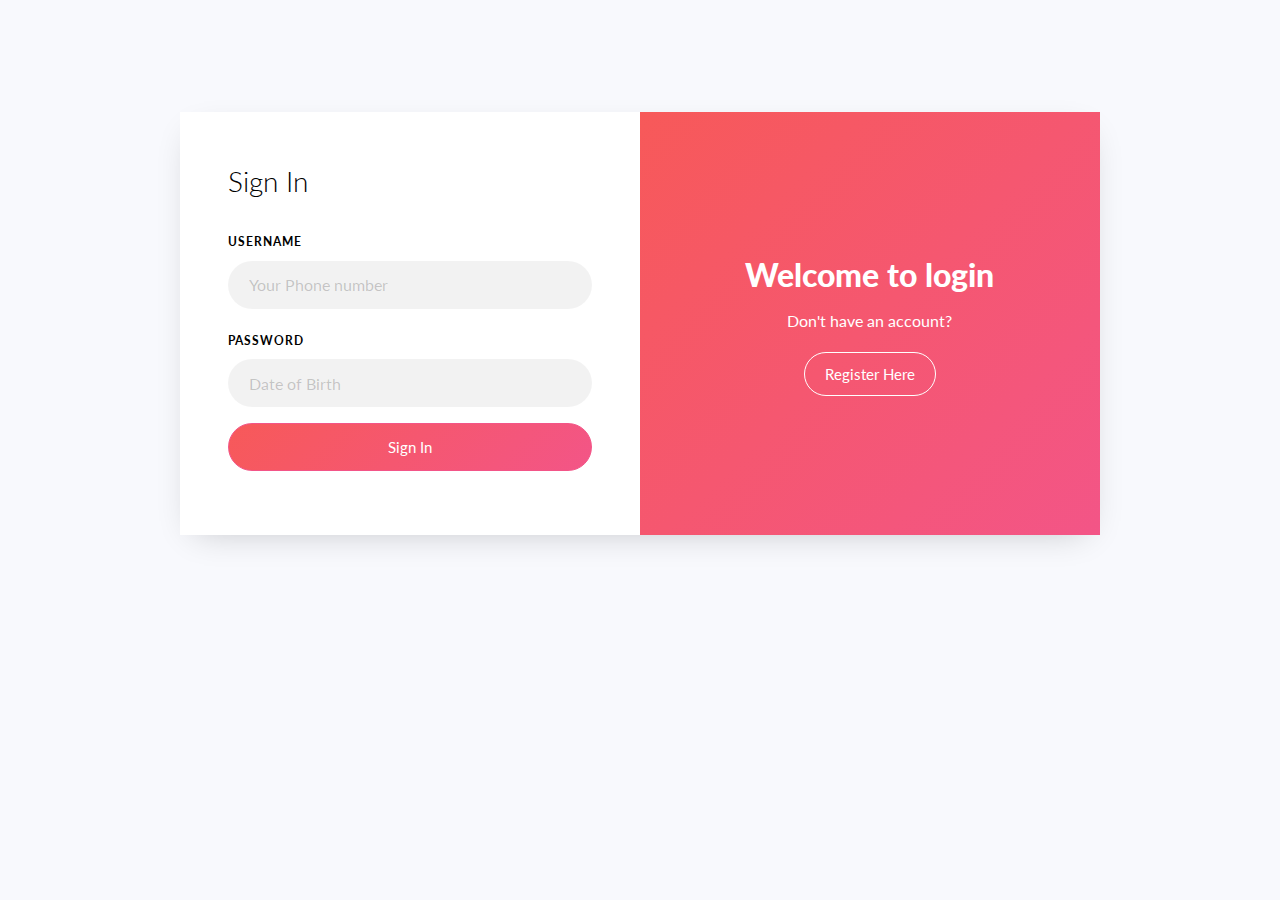
<file: LoginL.html>
<!doctype html>
<html lang="en">
  <head>
  	<title>Login 07</title>
    <meta charset="utf-8">
    <meta name="viewport" content="width=device-width, initial-scale=1, shrink-to-fit=no">

	<link href="https://fonts.googleapis.com/css?family=Lato:300,400,700,900&display=swap" rel="stylesheet">

	<link rel="stylesheet" href="https://stackpath.bootstrapcdn.com/font-awesome/4.7.0/css/font-awesome.min.css">
	
	<link rel="stylesheet" href="login/css/style.css">

	</head>
	<body>
	<section class="ftco-section">
		<div class="container">
			<div class="row justify-content-center">
				
			</div>
			<div class="row justify-content-center">
				<div class="col-md-12 col-lg-10">
					<div class="wrap d-md-flex">
						<div class="text-wrap p-4 p-lg-5 text-center d-flex align-items-center order-md-last">
							<div class="text w-100">
								<h2>Welcome to login</h2>
								<p>Don't have an account?</p>
								<a href="#" class="btn btn-white btn-outline-white">Register Here</a>
							</div>
			      </div>
						<div class="login-wrap p-4 p-lg-5">
			      	<div class="d-flex">
			      		<div class="w-100">
			      			<h3 class="mb-4">Sign In</h3>
			      		</div>
								
			      	</div>
							<form action="#" class="signin-form">
			      		<div class="form-group mb-3">
			      			<label class="label" for="name">Username</label>
			      			<input type="text" class="form-control" placeholder="Your Phone number" required>
			      		</div>
		            <div class="form-group mb-3">
		            	<label class="label" for="password">Password </label>
		              <input type="password" class="form-control" placeholder="Date of Birth" required>
		            </div>
		            <div class="form-group">
		            	<button type="submit" class="form-control btn btn-primary submit px-3">Sign In</button>
		            </div>
		          
		          </form>
		        </div>
		      </div>
				</div>
			</div>
		</div>
	</section>

	<script src="login/js/jquery.min.js"></script>
  <script src="login/js/popper.js"></script>
  <script src="login/js/bootstrap.min.js"></script>
  <script src="login/js/main.js"></script>

	</body>
</html>
</file>
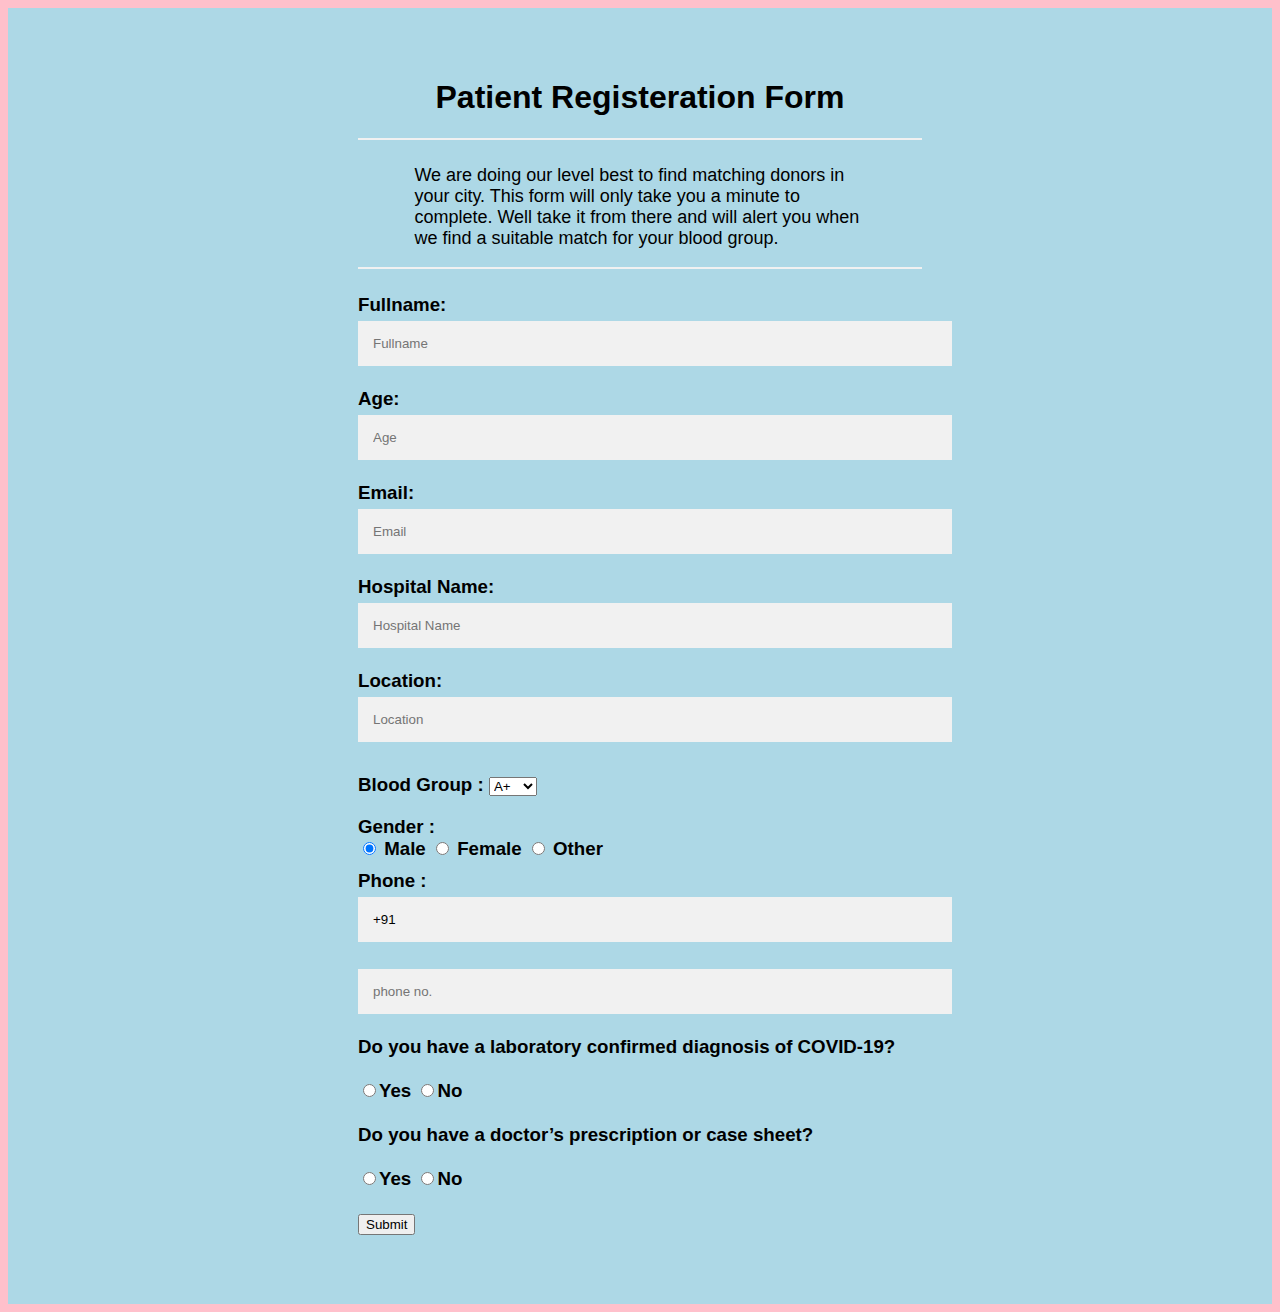
<file: patient registration form (1).HTML>
<!DOCTYPE html>
<html>
<head>
<meta name="viewport" content="width=device-width, initial-scale=1">
<style>
body{
  font-family: Calibri, Helvetica, sans-serif;
  background-color: pink;
}
.container {
    padding: 350px;
	padding-top:50px;
	padding-bottom:50px;
  background-color: lightblue;
}

input[type=text], input[type=password], textarea {
  width: 100%;
  padding: 15px;
  margin: 5px 0 22px 0;
  display: inline-block;
  border: none;
  background: #f1f1f1;
}
input[type=text]:focus, input[type=password]:focus {
  background-color: orange;
  outline: none;
}
 div {
            padding: 10px 0;
         }
hr {
  border: 1px solid #f1f1f1;
  margin-bottom: 25px;
}
.registerbtn {
  background-color: #4CAF50;
  color: white;
  padding: 16px 20px;
  margin: 8px 0;
  border: none;
  cursor: pointer;
  width: 100%;
  opacity: 0.9;
}
.registerbtn:hover {
  opacity: 1;
}
#content{
width:80%;
  text-align: left;
  font-weight: 500;
  font-size: 18px;  

  
border-top-width: 2px;  

border-right-width: 2px;  

border-bottom-width: 2px;  

border-left-width: 2px;  

 


}

</style>
</head>
<body>
<form>
  <div class="container">
  <center>  <h1> Patient Registeration Form</h1> </center>
  <hr>
  <center><p id="content">We are doing our level best to find matching donors in your city. This form will only take you a minute to complete.
Well take it from there and will alert you when we find a suitable match for your blood group. </p></center>

 <hr>


<H3><label> Fullname:</label>
<input type="text" name="firstname" placeholder= "Fullname"  required /> 
<label> Age: </label> 
<input type="text" name="middlename" placeholder="Age"  required /> 
<label> Email: </label>  
<input type="text" name="lastname" placeholder="Email" required /> 
<label> Hospital Name: </label>  
<input type="text" name="lastname" placeholder="Hospital Name" required /> 
<label> Location: </label> 
<input type="text" name="middlename" placeholder="Location"  required /> 
<div>
<label> 
Blood Group :
</label> 

<select>
<option value="Course">A+</option>
<option value="BCA">A-</option>
<option value="BBA">B+</option>
<option value="B.Tech">B-</option>
<option value="MBA">O+</option>
<option value="MCA">O-</option>
<option value="M.Tech">AB+</option>
<option value="M.Tech">AB-</option>
</select>
</div>
<div>
<label> 
Gender :
</label><br>
<input type="radio" value="Male" name="gender" checked > Male 
<input type="radio" value="Female" name="gender"> Female 
<input type="radio" value="Other" name="gender"> Other

</div>
<label> 
Phone :
</label>
<input type="text" name="country code" placeholder="Country Code"  value="+91" size="2"/> 
<input type="text" name="phone" placeholder="phone no." size="10"/ required> 

<label> Do you have a laboratory confirmed diagnosis of COVID-19?</label><br></br>
<input type="radio" name="a">Yes
<input type="radio" name="a" >No 
<br></br>

<label> Do you have a doctor’s prescription or case sheet?</label><br></br>
<input type="radio" name="b">Yes
<input type="radio" name="b">No 
<br></br>
<label><input type="submit" name="" value="Submit"></label>
</body>
</form>
</file>
<file: css/icomoon.css>
@font-face {
    font-family: 'icomoon';
    src:    url('fonts/icomoon.eot?1oniuf');
    src:    url('fonts/icomoon.eot?1oniuf#iefix') format('embedded-opentype'),
        url('fonts/icomoon.ttf?1oniuf') format('truetype'),
        url('fonts/icomoon.woff?1oniuf') format('woff'),
        url('fonts/icomoon.svg?1oniuf#icomoon') format('svg');
    font-weight: normal;
    font-style: normal;
}

[class^="icon-"], [class*=" icon-"] {
    /* use !important to prevent issues with browser extensions that change fonts */
    font-family: 'icomoon' !important;
    speak: none;
    font-style: normal;
    font-weight: normal;
    font-variant: normal;
    text-transform: none;
    line-height: 1;

    /* Better Font Rendering =========== */
    -webkit-font-smoothing: antialiased;
    -moz-osx-font-smoothing: grayscale;
}

.icon-mobile:before {
    content: "\e000";
}
.icon-laptop:before {
    content: "\e001";
}
.icon-desktop:before {
    content: "\e002";
}
.icon-tablet:before {
    content: "\e003";
}
.icon-phone:before {
    content: "\e004";
}
.icon-document:before {
    content: "\e005";
}
.icon-documents:before {
    content: "\e006";
}
.icon-search:before {
    content: "\e007";
}
.icon-clipboard:before {
    content: "\e008";
}
.icon-newspaper:before {
    content: "\e009";
}
.icon-notebook:before {
    content: "\e00a";
}
.icon-book-open:before {
    content: "\e00b";
}
.icon-browser:before {
    content: "\e00c";
}
.icon-calendar:before {
    content: "\e00d";
}
.icon-presentation:before {
    content: "\e00e";
}
.icon-picture:before {
    content: "\e00f";
}
.icon-pictures:before {
    content: "\e010";
}
.icon-video:before {
    content: "\e011";
}
.icon-camera:before {
    content: "\e012";
}
.icon-printer:before {
    content: "\e013";
}
.icon-toolbox:before {
    content: "\e014";
}
.icon-briefcase:before {
    content: "\e015";
}
.icon-wallet:before {
    content: "\e016";
}
.icon-gift:before {
    content: "\e017";
}
.icon-bargraph:before {
    content: "\e018";
}
.icon-grid:before {
    content: "\e019";
}
.icon-expand:before {
    content: "\e01a";
}
.icon-focus:before {
    content: "\e01b";
}
.icon-edit:before {
    content: "\e01c";
}
.icon-adjustments:before {
    content: "\e01d";
}
.icon-ribbon:before {
    content: "\e01e";
}
.icon-hourglass:before {
    content: "\e01f";
}
.icon-lock:before {
    content: "\e020";
}
.icon-megaphone:before {
    content: "\e021";
}
.icon-shield:before {
    content: "\e022";
}
.icon-trophy:before {
    content: "\e023";
}
.icon-flag:before {
    content: "\e024";
}
.icon-map:before {
    content: "\e025";
}
.icon-puzzle:before {
    content: "\e026";
}
.icon-basket:before {
    content: "\e027";
}
.icon-envelope:before {
    content: "\e028";
}
.icon-streetsign:before {
    content: "\e029";
}
.icon-telescope:before {
    content: "\e02a";
}
.icon-gears:before {
    content: "\e02b";
}
.icon-key:before {
    content: "\e02c";
}
.icon-paperclip:before {
    content: "\e02d";
}
.icon-attachment:before {
    content: "\e02e";
}
.icon-pricetags:before {
    content: "\e02f";
}
.icon-lightbulb:before {
    content: "\e030";
}
.icon-layers:before {
    content: "\e031";
}
.icon-pencil:before {
    content: "\e032";
}
.icon-tools:before {
    content: "\e033";
}
.icon-tools-2:before {
    content: "\e034";
}
.icon-scissors:before {
    content: "\e035";
}
.icon-paintbrush:before {
    content: "\e036";
}
.icon-magnifying-glass:before {
    content: "\e037";
}
.icon-circle-compass:before {
    content: "\e038";
}
.icon-linegraph:before {
    content: "\e039";
}
.icon-mic:before {
    content: "\e03a";
}
.icon-strategy:before {
    content: "\e03b";
}
.icon-beaker:before {
    content: "\e03c";
}
.icon-caution:before {
    content: "\e03d";
}
.icon-recycle:before {
    content: "\e03e";
}
.icon-anchor:before {
    content: "\e03f";
}
.icon-profile-male:before {
    content: "\e040";
}
.icon-profile-female:before {
    content: "\e041";
}
.icon-bike:before {
    content: "\e042";
}
.icon-wine:before {
    content: "\e043";
}
.icon-hotairballoon:before {
    content: "\e044";
}
.icon-globe:before {
    content: "\e045";
}
.icon-genius:before {
    content: "\e046";
}
.icon-map-pin:before {
    content: "\e047";
}
.icon-dial:before {
    content: "\e048";
}
.icon-chat:before {
    content: "\e049";
}
.icon-heart:before {
    content: "\e04a";
}
.icon-cloud:before {
    content: "\e04b";
}
.icon-upload:before {
    content: "\e04c";
}
.icon-download:before {
    content: "\e04d";
}
.icon-target:before {
    content: "\e04e";
}
.icon-hazardous:before {
    content: "\e04f";
}
.icon-piechart:before {
    content: "\e050";
}
.icon-speedometer:before {
    content: "\e051";
}
.icon-global:before {
    content: "\e052";
}
.icon-compass:before {
    content: "\e053";
}
.icon-lifesaver:before {
    content: "\e054";
}
.icon-clock:before {
    content: "\e055";
}
.icon-aperture:before {
    content: "\e056";
}
.icon-quote:before {
    content: "\e057";
}
.icon-scope:before {
    content: "\e058";
}
.icon-alarmclock:before {
    content: "\e059";
}
.icon-refresh:before {
    content: "\e05a";
}
.icon-happy:before {
    content: "\e05b";
}
.icon-sad:before {
    content: "\e05c";
}
.icon-facebook:before {
    content: "\e05d";
}
.icon-twitter:before {
    content: "\e05e";
}
.icon-googleplus:before {
    content: "\e05f";
}
.icon-rss:before {
    content: "\e060";
}
.icon-tumblr:before {
    content: "\e061";
}
.icon-linkedin:before {
    content: "\e062";
}
.icon-dribbble:before {
    content: "\e063";
}
.icon-box2:before {
    content: "\ea82";
}
.icon-write:before {
    content: "\ea83";
}
.icon-clock2:before {
    content: "\ea84";
}
.icon-reply2:before {
    content: "\ea85";
}
.icon-reply-all2:before {
    content: "\ea86";
}
.icon-forward2:before {
    content: "\ea87";
}
.icon-flag2:before {
    content: "\ea88";
}
.icon-search2:before {
    content: "\ea89";
}
.icon-trash2:before {
    content: "\ea8a";
}
.icon-envelope2:before {
    content: "\ea8b";
}
.icon-bubble:before {
    content: "\ea8c";
}
.icon-bubbles:before {
    content: "\ea8d";
}
.icon-user2:before {
    content: "\ea8e";
}
.icon-users2:before {
    content: "\ea8f";
}
.icon-cloud2:before {
    content: "\ea90";
}
.icon-download2:before {
    content: "\ea91";
}
.icon-upload2:before {
    content: "\ea92";
}
.icon-rain:before {
    content: "\ea93";
}
.icon-sun:before {
    content: "\ea94";
}
.icon-moon2:before {
    content: "\ea95";
}
.icon-bell2:before {
    content: "\ea96";
}
.icon-folder2:before {
    content: "\ea97";
}
.icon-pin2:before {
    content: "\ea98";
}
.icon-sound2:before {
    content: "\ea99";
}
.icon-microphone:before {
    content: "\ea9a";
}
.icon-camera2:before {
    content: "\ea9b";
}
.icon-image2:before {
    content: "\ea9c";
}
.icon-cog2:before {
    content: "\ea9d";
}
.icon-calendar2:before {
    content: "\ea9e";
}
.icon-book2:before {
    content: "\ea9f";
}
.icon-map-marker:before {
    content: "\eaa0";
}
.icon-store:before {
    content: "\eaa1";
}
.icon-support:before {
    content: "\eaa2";
}
.icon-tag2:before {
    content: "\eaa3";
}
.icon-heart2:before {
    content: "\eaa4";
}
.icon-video-camera:before {
    content: "\eaa5";
}
.icon-trophy2:before {
    content: "\eaa6";
}
.icon-cart:before {
    content: "\eaa7";
}
.icon-eye2:before {
    content: "\eaa8";
}
.icon-cancel:before {
    content: "\eaa9";
}
.icon-chart:before {
    content: "\eaaa";
}
.icon-target2:before {
    content: "\eaab";
}
.icon-printer2:before {
    content: "\eaac";
}
.icon-location2:before {
    content: "\eaad";
}
.icon-bookmark2:before {
    content: "\eaae";
}
.icon-monitor:before {
    content: "\eaaf";
}
.icon-cross2:before {
    content: "\eab0";
}
.icon-plus2:before {
    content: "\eab1";
}
.icon-left:before {
    content: "\eab2";
}
.icon-up:before {
    content: "\eab3";
}
.icon-browser2:before {
    content: "\eab4";
}
.icon-windows:before {
    content: "\eab5";
}
.icon-switch2:before {
    content: "\eab6";
}
.icon-dashboard:before {
    content: "\eab7";
}
.icon-play:before {
    content: "\eab8";
}
.icon-fast-forward:before {
    content: "\eab9";
}
.icon-next:before {
    content: "\eaba";
}
.icon-refresh2:before {
    content: "\eabb";
}
.icon-film:before {
    content: "\eabc";
}
.icon-home2:before {
    content: "\eabd";
}
.icon-add-to-list:before {
    content: "\e901";
}
.icon-classic-computer:before {
    content: "\e902";
}
.icon-controller-fast-backward:before {
    content: "\e903";
}
.icon-creative-commons-attribution:before {
    content: "\e904";
}
.icon-creative-commons-noderivs:before {
    content: "\e905";
}
.icon-creative-commons-noncommercial-eu:before {
    content: "\e906";
}
.icon-creative-commons-noncommercial-us:before {
    content: "\e907";
}
.icon-creative-commons-public-domain:before {
    content: "\e908";
}
.icon-creative-commons-remix:before {
    content: "\e909";
}
.icon-creative-commons-share:before {
    content: "\e90a";
}
.icon-creative-commons-sharealike:before {
    content: "\e90b";
}
.icon-creative-commons:before {
    content: "\e90c";
}
.icon-document-landscape:before {
    content: "\e90d";
}
.icon-remove-user:before {
    content: "\e90e";
}
.icon-warning:before {
    content: "\e90f";
}
.icon-arrow-bold-down:before {
    content: "\e910";
}
.icon-arrow-bold-left:before {
    content: "\e911";
}
.icon-arrow-bold-right:before {
    content: "\e912";
}
.icon-arrow-bold-up:before {
    content: "\e913";
}
.icon-arrow-down:before {
    content: "\e914";
}
.icon-arrow-left:before {
    content: "\e915";
}
.icon-arrow-long-down:before {
    content: "\e916";
}
.icon-arrow-long-left:before {
    content: "\e917";
}
.icon-arrow-long-right:before {
    content: "\e918";
}
.icon-arrow-long-up:before {
    content: "\e919";
}
.icon-arrow-right:before {
    content: "\e91a";
}
.icon-arrow-up:before {
    content: "\e91b";
}
.icon-arrow-with-circle-down:before {
    content: "\e91c";
}
.icon-arrow-with-circle-left:before {
    content: "\e91d";
}
.icon-arrow-with-circle-right:before {
    content: "\e91e";
}
.icon-arrow-with-circle-up:before {
    content: "\e91f";
}
.icon-bookmark:before {
    content: "\e920";
}
.icon-bookmarks:before {
    content: "\e921";
}
.icon-chevron-down:before {
    content: "\e922";
}
.icon-chevron-left:before {
    content: "\e923";
}
.icon-chevron-right:before {
    content: "\e924";
}
.icon-chevron-small-down:before {
    content: "\e925";
}
.icon-chevron-small-left:before {
    content: "\e926";
}
.icon-chevron-small-right:before {
    content: "\e927";
}
.icon-chevron-small-up:before {
    content: "\e928";
}
.icon-chevron-thin-down:before {
    content: "\e929";
}
.icon-chevron-thin-left:before {
    content: "\e92a";
}
.icon-chevron-thin-right:before {
    content: "\e92b";
}
.icon-chevron-thin-up:before {
    content: "\e92c";
}
.icon-chevron-up:before {
    content: "\e92d";
}
.icon-chevron-with-circle-down:before {
    content: "\e92e";
}
.icon-chevron-with-circle-left:before {
    content: "\e92f";
}
.icon-chevron-with-circle-right:before {
    content: "\e930";
}
.icon-chevron-with-circle-up:before {
    content: "\e931";
}
.icon-cloud3:before {
    content: "\e932";
}
.icon-controller-fast-forward:before {
    content: "\e933";
}
.icon-controller-jump-to-start:before {
    content: "\e934";
}
.icon-controller-next:before {
    content: "\e935";
}
.icon-controller-paus:before {
    content: "\e936";
}
.icon-controller-play:before {
    content: "\e937";
}
.icon-controller-record:before {
    content: "\e938";
}
.icon-controller-stop:before {
    content: "\e939";
}
.icon-controller-volume:before {
    content: "\e93a";
}
.icon-dot-single:before {
    content: "\e93b";
}
.icon-dots-three-horizontal:before {
    content: "\e93c";
}
.icon-dots-three-vertical:before {
    content: "\e93d";
}
.icon-dots-two-horizontal:before {
    content: "\e93e";
}
.icon-dots-two-vertical:before {
    content: "\e93f";
}
.icon-download3:before {
    content: "\e940";
}
.icon-emoji-flirt:before {
    content: "\e941";
}
.icon-flow-branch:before {
    content: "\e942";
}
.icon-flow-cascade:before {
    content: "\e943";
}
.icon-flow-line:before {
    content: "\e944";
}
.icon-flow-parallel:before {
    content: "\e945";
}
.icon-flow-tree:before {
    content: "\e946";
}
.icon-install:before {
    content: "\e947";
}
.icon-layers2:before {
    content: "\e948";
}
.icon-open-book:before {
    content: "\e949";
}
.icon-resize-100:before {
    content: "\e94a";
}
.icon-resize-full-screen:before {
    content: "\e94b";
}
.icon-save:before {
    content: "\e94c";
}
.icon-select-arrows:before {
    content: "\e94d";
}
.icon-sound-mute:before {
    content: "\e94e";
}
.icon-sound:before {
    content: "\e94f";
}
.icon-trash:before {
    content: "\e950";
}
.icon-triangle-down:before {
    content: "\e951";
}
.icon-triangle-left:before {
    content: "\e952";
}
.icon-triangle-right:before {
    content: "\e953";
}
.icon-triangle-up:before {
    content: "\e954";
}
.icon-uninstall:before {
    content: "\e955";
}
.icon-upload-to-cloud:before {
    content: "\e956";
}
.icon-upload3:before {
    content: "\e957";
}
.icon-add-user:before {
    content: "\e958";
}
.icon-address:before {
    content: "\e959";
}
.icon-adjust:before {
    content: "\e95a";
}
.icon-air:before {
    content: "\e95b";
}
.icon-aircraft-landing:before {
    content: "\e95c";
}
.icon-aircraft-take-off:before {
    content: "\e95d";
}
.icon-aircraft:before {
    content: "\e95e";
}
.icon-align-bottom:before {
    content: "\e95f";
}
.icon-align-horizontal-middle:before {
    content: "\e960";
}
.icon-align-left:before {
    content: "\e961";
}
.icon-align-right:before {
    content: "\e962";
}
.icon-align-top:before {
    content: "\e963";
}
.icon-align-vertical-middle:before {
    content: "\e964";
}
.icon-archive:before {
    content: "\e965";
}
.icon-area-graph:before {
    content: "\e966";
}
.icon-attachment2:before {
    content: "\e967";
}
.icon-awareness-ribbon:before {
    content: "\e968";
}
.icon-back-in-time:before {
    content: "\e969";
}
.icon-back:before {
    content: "\e96a";
}
.icon-bar-graph:before {
    content: "\e96b";
}
.icon-battery:before {
    content: "\e96c";
}
.icon-beamed-note:before {
    content: "\e96d";
}
.icon-bell:before {
    content: "\e96e";
}
.icon-blackboard:before {
    content: "\e96f";
}
.icon-block:before {
    content: "\e970";
}
.icon-book:before {
    content: "\e971";
}
.icon-bowl:before {
    content: "\e972";
}
.icon-box:before {
    content: "\e973";
}
.icon-briefcase2:before {
    content: "\e974";
}
.icon-browser3:before {
    content: "\e975";
}
.icon-brush:before {
    content: "\e976";
}
.icon-bucket:before {
    content: "\e977";
}
.icon-cake:before {
    content: "\e978";
}
.icon-calculator:before {
    content: "\e979";
}
.icon-calendar3:before {
    content: "\e97a";
}
.icon-camera3:before {
    content: "\e97b";
}
.icon-ccw:before {
    content: "\e97c";
}
.icon-chat2:before {
    content: "\e97d";
}
.icon-check:before {
    content: "\e97e";
}
.icon-circle-with-cross:before {
    content: "\e97f";
}
.icon-circle-with-minus:before {
    content: "\e980";
}
.icon-circle-with-plus:before {
    content: "\e981";
}
.icon-circle:before {
    content: "\e982";
}
.icon-circular-graph:before {
    content: "\e983";
}
.icon-clapperboard:before {
    content: "\e984";
}
.icon-clipboard2:before {
    content: "\e985";
}
.icon-clock3:before {
    content: "\e986";
}
.icon-code:before {
    content: "\e987";
}
.icon-cog:before {
    content: "\e988";
}
.icon-colours:before {
    content: "\e989";
}
.icon-compass2:before {
    content: "\e98a";
}
.icon-copy:before {
    content: "\e98b";
}
.icon-credit-card:before {
    content: "\e98c";
}
.icon-credit:before {
    content: "\e98d";
}
.icon-cross:before {
    content: "\e98e";
}
.icon-cup:before {
    content: "\e98f";
}
.icon-cw:before {
    content: "\e990";
}
.icon-cycle:before {
    content: "\e991";
}
.icon-database:before {
    content: "\e992";
}
.icon-dial-pad:before {
    content: "\e993";
}
.icon-direction:before {
    content: "\e994";
}
.icon-document2:before {
    content: "\e995";
}
.icon-documents2:before {
    content: "\e996";
}
.icon-drink:before {
    content: "\e997";
}
.icon-drive:before {
    content: "\e998";
}
.icon-drop:before {
    content: "\e999";
}
.icon-edit2:before {
    content: "\e99a";
}
.icon-email:before {
    content: "\e99b";
}
.icon-emoji-happy:before {
    content: "\e99c";
}
.icon-emoji-neutral:before {
    content: "\e99d";
}
.icon-emoji-sad:before {
    content: "\e99e";
}
.icon-erase:before {
    content: "\e99f";
}
.icon-eraser:before {
    content: "\e9a0";
}
.icon-export:before {
    content: "\e9a1";
}
.icon-eye:before {
    content: "\e9a2";
}
.icon-feather:before {
    content: "\e9a3";
}
.icon-flag3:before {
    content: "\e9a4";
}
.icon-flash:before {
    content: "\e9a5";
}
.icon-flashlight:before {
    content: "\e9a6";
}
.icon-flat-brush:before {
    content: "\e9a7";
}
.icon-folder-images:before {
    content: "\e9a8";
}
.icon-folder-music:before {
    content: "\e9a9";
}
.icon-folder-video:before {
    content: "\e9aa";
}
.icon-folder:before {
    content: "\e9ab";
}
.icon-forward:before {
    content: "\e9ac";
}
.icon-funnel:before {
    content: "\e9ad";
}
.icon-game-controller:before {
    content: "\e9ae";
}
.icon-gauge:before {
    content: "\e9af";
}
.icon-globe2:before {
    content: "\e9b0";
}
.icon-graduation-cap:before {
    content: "\e9b1";
}
.icon-grid2:before {
    content: "\e9b2";
}
.icon-hair-cross:before {
    content: "\e9b3";
}
.icon-hand:before {
    content: "\e9b4";
}
.icon-heart-outlined:before {
    content: "\e9b5";
}
.icon-heart3:before {
    content: "\e9b6";
}
.icon-help-with-circle:before {
    content: "\e9b7";
}
.icon-help:before {
    content: "\e9b8";
}
.icon-home:before {
    content: "\e9b9";
}
.icon-hour-glass:before {
    content: "\e9ba";
}
.icon-image-inverted:before {
    content: "\e9bb";
}
.icon-image:before {
    content: "\e9bc";
}
.icon-images:before {
    content: "\e9bd";
}
.icon-inbox:before {
    content: "\e9be";
}
.icon-infinity:before {
    content: "\e9bf";
}
.icon-info-with-circle:before {
    content: "\e9c0";
}
.icon-info:before {
    content: "\e9c1";
}
.icon-key2:before {
    content: "\e9c2";
}
.icon-keyboard:before {
    content: "\e9c3";
}
.icon-lab-flask:before {
    content: "\e9c4";
}
.icon-landline:before {
    content: "\e9c5";
}
.icon-language:before {
    content: "\e9c6";
}
.icon-laptop2:before {
    content: "\e9c7";
}
.icon-leaf:before {
    content: "\e9c8";
}
.icon-level-down:before {
    content: "\e9c9";
}
.icon-level-up:before {
    content: "\e9ca";
}
.icon-lifebuoy:before {
    content: "\e9cb";
}
.icon-light-bulb:before {
    content: "\e9cc";
}
.icon-light-down:before {
    content: "\e9cd";
}
.icon-light-up:before {
    content: "\e9ce";
}
.icon-line-graph:before {
    content: "\e9cf";
}
.icon-link:before {
    content: "\e9d0";
}
.icon-list:before {
    content: "\e9d1";
}
.icon-location-pin:before {
    content: "\e9d2";
}
.icon-location:before {
    content: "\e9d3";
}
.icon-lock-open:before {
    content: "\e9d4";
}
.icon-lock2:before {
    content: "\e9d5";
}
.icon-log-out:before {
    content: "\e9d6";
}
.icon-login:before {
    content: "\e9d7";
}
.icon-loop:before {
    content: "\e9d8";
}
.icon-magnet:before {
    content: "\e9d9";
}
.icon-magnifying-glass2:before {
    content: "\e9da";
}
.icon-mail:before {
    content: "\e9db";
}
.icon-man:before {
    content: "\e9dc";
}
.icon-map2:before {
    content: "\e9dd";
}
.icon-mask:before {
    content: "\e9de";
}
.icon-medal:before {
    content: "\e9df";
}
.icon-megaphone2:before {
    content: "\e9e0";
}
.icon-menu:before {
    content: "\e9e1";
}
.icon-message:before {
    content: "\e9e2";
}
.icon-mic2:before {
    content: "\e9e3";
}
.icon-minus:before {
    content: "\e9e4";
}
.icon-mobile2:before {
    content: "\e9e5";
}
.icon-modern-mic:before {
    content: "\e9e6";
}
.icon-moon:before {
    content: "\e9e7";
}
.icon-mouse:before {
    content: "\e9e8";
}
.icon-music:before {
    content: "\e9e9";
}
.icon-network:before {
    content: "\e9ea";
}
.icon-new-message:before {
    content: "\e9eb";
}
.icon-new:before {
    content: "\e9ec";
}
.icon-news:before {
    content: "\e9ed";
}
.icon-note:before {
    content: "\e9ee";
}
.icon-notification:before {
    content: "\e9ef";
}
.icon-old-mobile:before {
    content: "\e9f0";
}
.icon-old-phone:before {
    content: "\e9f1";
}
.icon-palette:before {
    content: "\e9f2";
}
.icon-paper-plane:before {
    content: "\e9f3";
}
.icon-pencil2:before {
    content: "\e9f4";
}
.icon-phone2:before {
    content: "\e9f5";
}
.icon-pie-chart:before {
    content: "\e9f6";
}
.icon-pin:before {
    content: "\e9f7";
}
.icon-plus:before {
    content: "\e9f8";
}
.icon-popup:before {
    content: "\e9f9";
}
.icon-power-plug:before {
    content: "\e9fa";
}
.icon-price-ribbon:before {
    content: "\e9fb";
}
.icon-price-tag:before {
    content: "\e9fc";
}
.icon-print:before {
    content: "\e9fd";
}
.icon-progress-empty:before {
    content: "\e9fe";
}
.icon-progress-full:before {
    content: "\e9ff";
}
.icon-progress-one:before {
    content: "\ea00";
}
.icon-progress-two:before {
    content: "\ea01";
}
.icon-publish:before {
    content: "\ea02";
}
.icon-quote2:before {
    content: "\ea03";
}
.icon-radio:before {
    content: "\ea04";
}
.icon-reply-all:before {
    content: "\ea05";
}
.icon-reply:before {
    content: "\ea06";
}
.icon-retweet:before {
    content: "\ea07";
}
.icon-rocket:before {
    content: "\ea08";
}
.icon-round-brush:before {
    content: "\ea09";
}
.icon-rss2:before {
    content: "\ea0a";
}
.icon-ruler:before {
    content: "\ea0b";
}
.icon-scissors2:before {
    content: "\ea0c";
}
.icon-share-alternitive:before {
    content: "\ea0d";
}
.icon-share:before {
    content: "\ea0e";
}
.icon-shareable:before {
    content: "\ea0f";
}
.icon-shield2:before {
    content: "\ea10";
}
.icon-shop:before {
    content: "\ea11";
}
.icon-shopping-bag:before {
    content: "\ea12";
}
.icon-shopping-basket:before {
    content: "\ea13";
}
.icon-shopping-cart:before {
    content: "\ea14";
}
.icon-shuffle:before {
    content: "\ea15";
}
.icon-signal:before {
    content: "\ea16";
}
.icon-sound-mix:before {
    content: "\ea17";
}
.icon-sports-club:before {
    content: "\ea18";
}
.icon-spreadsheet:before {
    content: "\ea19";
}
.icon-squared-cross:before {
    content: "\ea1a";
}
.icon-squared-minus:before {
    content: "\ea1b";
}
.icon-squared-plus:before {
    content: "\ea1c";
}
.icon-star-outlined:before {
    content: "\ea1d";
}
.icon-star:before {
    content: "\ea1e";
}
.icon-stopwatch:before {
    content: "\ea1f";
}
.icon-suitcase:before {
    content: "\ea20";
}
.icon-swap:before {
    content: "\ea21";
}
.icon-sweden:before {
    content: "\ea22";
}
.icon-switch:before {
    content: "\ea23";
}
.icon-tablet2:before {
    content: "\ea24";
}
.icon-tag:before {
    content: "\ea25";
}
.icon-text-document-inverted:before {
    content: "\ea26";
}
.icon-text-document:before {
    content: "\ea27";
}
.icon-text:before {
    content: "\ea28";
}
.icon-thermometer:before {
    content: "\ea29";
}
.icon-thumbs-down:before {
    content: "\ea2a";
}
.icon-thumbs-up:before {
    content: "\ea2b";
}
.icon-thunder-cloud:before {
    content: "\ea2c";
}
.icon-ticket:before {
    content: "\ea2d";
}
.icon-time-slot:before {
    content: "\ea2e";
}
.icon-tools2:before {
    content: "\ea2f";
}
.icon-traffic-cone:before {
    content: "\ea30";
}
.icon-tree:before {
    content: "\ea31";
}
.icon-trophy3:before {
    content: "\ea32";
}
.icon-tv:before {
    content: "\ea33";
}
.icon-typing:before {
    content: "\ea34";
}
.icon-unread:before {
    content: "\ea35";
}
.icon-untag:before {
    content: "\ea36";
}
.icon-user:before {
    content: "\ea37";
}
.icon-users:before {
    content: "\ea38";
}
.icon-v-card:before {
    content: "\ea39";
}
.icon-video2:before {
    content: "\ea3a";
}
.icon-vinyl:before {
    content: "\ea3b";
}
.icon-voicemail:before {
    content: "\ea3c";
}
.icon-wallet2:before {
    content: "\ea3d";
}
.icon-water:before {
    content: "\ea3e";
}
.icon-500px-with-circle:before {
    content: "\ea3f";
}
.icon-500px:before {
    content: "\ea40";
}
.icon-basecamp:before {
    content: "\ea41";
}
.icon-behance:before {
    content: "\ea42";
}
.icon-creative-cloud:before {
    content: "\ea43";
}
.icon-dropbox:before {
    content: "\ea44";
}
.icon-evernote:before {
    content: "\ea45";
}
.icon-flattr:before {
    content: "\ea46";
}
.icon-foursquare:before {
    content: "\ea47";
}
.icon-google-drive:before {
    content: "\ea48";
}
.icon-google-hangouts:before {
    content: "\ea49";
}
.icon-grooveshark:before {
    content: "\ea4a";
}
.icon-icloud:before {
    content: "\ea4b";
}
.icon-mixi:before {
    content: "\ea4c";
}
.icon-onedrive:before {
    content: "\ea4d";
}
.icon-paypal:before {
    content: "\ea4e";
}
.icon-picasa:before {
    content: "\ea4f";
}
.icon-qq:before {
    content: "\ea50";
}
.icon-rdio-with-circle:before {
    content: "\ea51";
}
.icon-renren:before {
    content: "\ea52";
}
.icon-scribd:before {
    content: "\ea53";
}
.icon-sina-weibo:before {
    content: "\ea54";
}
.icon-skype-with-circle:before {
    content: "\ea55";
}
.icon-skype:before {
    content: "\ea56";
}
.icon-slideshare:before {
    content: "\ea57";
}
.icon-smashing:before {
    content: "\ea58";
}
.icon-soundcloud:before {
    content: "\ea59";
}
.icon-spotify-with-circle:before {
    content: "\ea5a";
}
.icon-spotify:before {
    content: "\ea5b";
}
.icon-swarm:before {
    content: "\ea5c";
}
.icon-vine-with-circle:before {
    content: "\ea5d";
}
.icon-vine:before {
    content: "\ea5e";
}
.icon-vk-alternitive:before {
    content: "\ea5f";
}
.icon-vk-with-circle:before {
    content: "\ea60";
}
.icon-vk:before {
    content: "\ea61";
}
.icon-xing-with-circle:before {
    content: "\ea62";
}
.icon-xing:before {
    content: "\ea63";
}
.icon-yelp:before {
    content: "\ea64";
}
.icon-dribbble-with-circle:before {
    content: "\ea65";
}
.icon-dribbble2:before {
    content: "\ea66";
}
.icon-facebook-with-circle:before {
    content: "\ea67";
}
.icon-facebook2:before {
    content: "\ea68";
}
.icon-flickr-with-circle:before {
    content: "\ea69";
}
.icon-flickr:before {
    content: "\ea6a";
}
.icon-github-with-circle:before {
    content: "\ea6b";
}
.icon-github:before {
    content: "\ea6c";
}
.icon-google-with-circle:before {
    content: "\ea6d";
}
.icon-google:before {
    content: "\ea6e";
}
.icon-instagram-with-circle:before {
    content: "\ea6f";
}
.icon-instagram:before {
    content: "\ea70";
}
.icon-lastfm-with-circle:before {
    content: "\ea71";
}
.icon-lastfm:before {
    content: "\ea72";
}
.icon-linkedin-with-circle:before {
    content: "\ea73";
}
.icon-linkedin2:before {
    content: "\ea74";
}
.icon-pinterest-with-circle:before {
    content: "\ea75";
}
.icon-pinterest:before {
    content: "\ea76";
}
.icon-rdio:before {
    content: "\ea77";
}
.icon-stumbleupon-with-circle:before {
    content: "\ea78";
}
.icon-stumbleupon:before {
    content: "\ea79";
}
.icon-tumblr-with-circle:before {
    content: "\ea7a";
}
.icon-tumblr2:before {
    content: "\ea7b";
}
.icon-twitter-with-circle:before {
    content: "\ea7c";
}
.icon-twitter2:before {
    content: "\ea7d";
}
.icon-vimeo-with-circle:before {
    content: "\ea7e";
}
.icon-vimeo:before {
    content: "\ea7f";
}
.icon-youtube-with-circle:before {
    content: "\ea80";
}
.icon-youtube:before {
    content: "\ea81";
}
.icon-home3:before {
    content: "\eabe";
}
.icon-home22:before {
    content: "\eabf";
}
.icon-home32:before {
    content: "\eac0";
}
.icon-office:before {
    content: "\eac1";
}
.icon-newspaper2:before {
    content: "\eac2";
}
.icon-pencil3:before {
    content: "\eac3";
}
.icon-pencil22:before {
    content: "\eac4";
}
.icon-quill:before {
    content: "\eac5";
}
.icon-pen:before {
    content: "\eac6";
}
.icon-blog:before {
    content: "\eac7";
}
.icon-eyedropper:before {
    content: "\eac8";
}
.icon-droplet:before {
    content: "\eac9";
}
.icon-paint-format:before {
    content: "\eaca";
}
.icon-image3:before {
    content: "\eacb";
}
.icon-images2:before {
    content: "\eacc";
}
.icon-camera4:before {
    content: "\eacd";
}
.icon-headphones:before {
    content: "\eace";
}
.icon-music2:before {
    content: "\eacf";
}
.icon-play2:before {
    content: "\ead0";
}
.icon-film2:before {
    content: "\ead1";
}
.icon-video-camera2:before {
    content: "\ead2";
}
.icon-dice:before {
    content: "\ead3";
}
.icon-pacman:before {
    content: "\ead4";
}
.icon-spades:before {
    content: "\ead5";
}
.icon-clubs:before {
    content: "\ead6";
}
.icon-diamonds:before {
    content: "\ead7";
}
.icon-bullhorn:before {
    content: "\ead8";
}
.icon-connection:before {
    content: "\ead9";
}
.icon-podcast:before {
    content: "\eada";
}
.icon-feed:before {
    content: "\eadb";
}
.icon-mic3:before {
    content: "\eadc";
}
.icon-book3:before {
    content: "\eadd";
}
.icon-books:before {
    content: "\eade";
}
.icon-library:before {
    content: "\eadf";
}
.icon-file-text:before {
    content: "\eae0";
}
.icon-profile:before {
    content: "\eae1";
}
.icon-file-empty:before {
    content: "\eae2";
}
.icon-files-empty:before {
    content: "\eae3";
}
.icon-file-text2:before {
    content: "\eae4";
}
.icon-file-picture:before {
    content: "\eae5";
}
.icon-file-music:before {
    content: "\eae6";
}
.icon-file-play:before {
    content: "\eae7";
}
.icon-file-video:before {
    content: "\eae8";
}
.icon-file-zip:before {
    content: "\eae9";
}
.icon-copy2:before {
    content: "\eaea";
}
.icon-paste:before {
    content: "\eaeb";
}
.icon-stack:before {
    content: "\eaec";
}
.icon-folder3:before {
    content: "\eaed";
}
.icon-folder-open:before {
    content: "\eaee";
}
.icon-folder-plus:before {
    content: "\eaef";
}
.icon-folder-minus:before {
    content: "\eaf0";
}
.icon-folder-download:before {
    content: "\eaf1";
}
.icon-folder-upload:before {
    content: "\eaf2";
}
.icon-price-tag2:before {
    content: "\eaf3";
}
.icon-price-tags:before {
    content: "\eaf4";
}
.icon-barcode:before {
    content: "\eaf5";
}
.icon-qrcode:before {
    content: "\eaf6";
}
.icon-ticket2:before {
    content: "\eaf7";
}
.icon-cart2:before {
    content: "\eaf8";
}
.icon-coin-dollar:before {
    content: "\eaf9";
}
.icon-coin-euro:before {
    content: "\eafa";
}
.icon-coin-pound:before {
    content: "\eafb";
}
.icon-coin-yen:before {
    content: "\eafc";
}
.icon-credit-card2:before {
    content: "\eafd";
}
.icon-calculator2:before {
    content: "\eafe";
}
.icon-lifebuoy2:before {
    content: "\eaff";
}
.icon-phone3:before {
    content: "\eb00";
}
.icon-phone-hang-up:before {
    content: "\eb01";
}
.icon-address-book:before {
    content: "\eb02";
}
.icon-envelop:before {
    content: "\eb03";
}
.icon-pushpin:before {
    content: "\eb04";
}
.icon-location3:before {
    content: "\eb05";
}
.icon-location22:before {
    content: "\eb06";
}
.icon-compass3:before {
    content: "\eb07";
}
.icon-compass22:before {
    content: "\eb08";
}
.icon-map3:before {
    content: "\eb09";
}
.icon-map22:before {
    content: "\eb0a";
}
.icon-history:before {
    content: "\eb0b";
}
.icon-clock4:before {
    content: "\eb0c";
}
.icon-clock22:before {
    content: "\eb0d";
}
.icon-alarm:before {
    content: "\eb0e";
}
.icon-bell3:before {
    content: "\eb0f";
}
.icon-stopwatch2:before {
    content: "\eb10";
}
.icon-calendar4:before {
    content: "\eb11";
}
.icon-printer3:before {
    content: "\eb12";
}
.icon-keyboard2:before {
    content: "\eb13";
}
.icon-display:before {
    content: "\eb14";
}
.icon-laptop3:before {
    content: "\eb15";
}
.icon-mobile3:before {
    content: "\eb16";
}
.icon-mobile22:before {
    content: "\eb17";
}
.icon-tablet3:before {
    content: "\eb18";
}
.icon-tv2:before {
    content: "\eb19";
}
.icon-drawer:before {
    content: "\eb1a";
}
.icon-drawer2:before {
    content: "\eb1b";
}
.icon-box-add:before {
    content: "\eb1c";
}
.icon-box-remove:before {
    content: "\eb1d";
}
.icon-download4:before {
    content: "\eb1e";
}
.icon-upload4:before {
    content: "\eb1f";
}
.icon-floppy-disk:before {
    content: "\eb20";
}
.icon-drive2:before {
    content: "\eb21";
}
.icon-database2:before {
    content: "\eb22";
}
.icon-undo:before {
    content: "\eb23";
}
.icon-redo:before {
    content: "\eb24";
}
.icon-undo2:before {
    content: "\eb25";
}
.icon-redo2:before {
    content: "\eb26";
}
.icon-forward3:before {
    content: "\eb27";
}
.icon-reply3:before {
    content: "\eb28";
}
.icon-bubble2:before {
    content: "\eb29";
}
.icon-bubbles2:before {
    content: "\eb2a";
}
.icon-bubbles22:before {
    content: "\eb2b";
}
.icon-bubble22:before {
    content: "\eb2c";
}
.icon-bubbles3:before {
    content: "\eb2d";
}
.icon-bubbles4:before {
    content: "\eb2e";
}
.icon-user3:before {
    content: "\eb2f";
}
.icon-users3:before {
    content: "\eb30";
}
.icon-user-plus:before {
    content: "\eb31";
}
.icon-user-minus:before {
    content: "\eb32";
}
.icon-user-check:before {
    content: "\eb33";
}
.icon-user-tie:before {
    content: "\eb34";
}
.icon-quotes-left:before {
    content: "\eb35";
}
.icon-quotes-right:before {
    content: "\eb36";
}
.icon-hour-glass2:before {
    content: "\eb37";
}
.icon-spinner:before {
    content: "\eb38";
}
.icon-spinner2:before {
    content: "\eb39";
}
.icon-spinner3:before {
    content: "\eb3a";
}
.icon-spinner4:before {
    content: "\eb3b";
}
.icon-spinner5:before {
    content: "\eb3c";
}
.icon-spinner6:before {
    content: "\eb3d";
}
.icon-spinner7:before {
    content: "\eb3e";
}
.icon-spinner8:before {
    content: "\eb3f";
}
.icon-spinner9:before {
    content: "\eb40";
}
.icon-spinner10:before {
    content: "\eb41";
}
.icon-spinner11:before {
    content: "\eb42";
}
.icon-binoculars:before {
    content: "\eb43";
}
.icon-search3:before {
    content: "\eb44";
}
.icon-zoom-in:before {
    content: "\eb45";
}
.icon-zoom-out:before {
    content: "\eb46";
}
.icon-enlarge:before {
    content: "\eb47";
}
.icon-shrink:before {
    content: "\eb48";
}
.icon-enlarge2:before {
    content: "\eb49";
}
.icon-shrink2:before {
    content: "\eb4a";
}
.icon-key3:before {
    content: "\eb4b";
}
.icon-key22:before {
    content: "\eb4c";
}
.icon-lock3:before {
    content: "\eb4d";
}
.icon-unlocked:before {
    content: "\eb4e";
}
.icon-wrench:before {
    content: "\eb4f";
}
.icon-equalizer:before {
    content: "\eb50";
}
.icon-equalizer2:before {
    content: "\eb51";
}
.icon-cog3:before {
    content: "\eb52";
}
.icon-cogs:before {
    content: "\eb53";
}
.icon-hammer:before {
    content: "\eb54";
}
.icon-magic-wand:before {
    content: "\eb55";
}
.icon-aid-kit:before {
    content: "\eb56";
}
.icon-bug:before {
    content: "\eb57";
}
.icon-pie-chart2:before {
    content: "\eb58";
}
.icon-stats-dots:before {
    content: "\eb59";
}
.icon-stats-bars:before {
    content: "\eb5a";
}
.icon-stats-bars2:before {
    content: "\eb5b";
}
.icon-trophy4:before {
    content: "\eb5c";
}
.icon-gift2:before {
    content: "\eb5d";
}
.icon-glass:before {
    content: "\eb5e";
}
.icon-glass2:before {
    content: "\eb5f";
}
.icon-mug:before {
    content: "\eb60";
}
.icon-spoon-knife:before {
    content: "\eb61";
}
.icon-leaf2:before {
    content: "\eb62";
}
.icon-rocket2:before {
    content: "\eb63";
}
.icon-meter:before {
    content: "\eb64";
}
.icon-meter2:before {
    content: "\eb65";
}
.icon-hammer2:before {
    content: "\eb66";
}
.icon-fire:before {
    content: "\eb67";
}
.icon-lab:before {
    content: "\eb68";
}
.icon-magnet2:before {
    content: "\eb69";
}
.icon-bin:before {
    content: "\eb6a";
}
.icon-bin2:before {
    content: "\eb6b";
}
.icon-briefcase3:before {
    content: "\eb6c";
}
.icon-airplane:before {
    content: "\eb6d";
}
.icon-truck:before {
    content: "\eb6e";
}
.icon-road:before {
    content: "\eb6f";
}
.icon-accessibility:before {
    content: "\eb70";
}
.icon-target3:before {
    content: "\eb71";
}
.icon-shield3:before {
    content: "\eb72";
}
.icon-power:before {
    content: "\eb73";
}
.icon-switch3:before {
    content: "\eb74";
}
.icon-power-cord:before {
    content: "\eb75";
}
.icon-clipboard3:before {
    content: "\eb76";
}
.icon-list-numbered:before {
    content: "\eb77";
}
.icon-list2:before {
    content: "\eb78";
}
.icon-list22:before {
    content: "\eb79";
}
.icon-tree2:before {
    content: "\eb7a";
}
.icon-menu2:before {
    content: "\eb7b";
}
.icon-menu22:before {
    content: "\eb7c";
}
.icon-menu3:before {
    content: "\eb7d";
}
.icon-menu4:before {
    content: "\eb7e";
}
.icon-cloud4:before {
    content: "\eb7f";
}
.icon-cloud-download:before {
    content: "\eb80";
}
.icon-cloud-upload:before {
    content: "\eb81";
}
.icon-cloud-check:before {
    content: "\eb82";
}
.icon-download22:before {
    content: "\eb83";
}
.icon-upload22:before {
    content: "\eb84";
}
.icon-download32:before {
    content: "\eb85";
}
.icon-upload32:before {
    content: "\eb86";
}
.icon-sphere:before {
    content: "\eb87";
}
.icon-earth:before {
    content: "\eb88";
}
.icon-link2:before {
    content: "\eb89";
}
.icon-flag4:before {
    content: "\eb8a";
}
.icon-attachment3:before {
    content: "\eb8b";
}
.icon-eye3:before {
    content: "\eb8c";
}
.icon-eye-plus:before {
    content: "\eb8d";
}
.icon-eye-minus:before {
    content: "\eb8e";
}
.icon-eye-blocked:before {
    content: "\eb8f";
}
.icon-bookmark3:before {
    content: "\eb90";
}
.icon-bookmarks2:before {
    content: "\eb91";
}
.icon-sun2:before {
    content: "\eb92";
}
.icon-contrast:before {
    content: "\eb93";
}
.icon-brightness-contrast:before {
    content: "\eb94";
}
.icon-star-empty:before {
    content: "\eb95";
}
.icon-star-half:before {
    content: "\eb96";
}
.icon-star-full:before {
    content: "\eb97";
}
.icon-heart4:before {
    content: "\eb98";
}
.icon-heart-broken:before {
    content: "\eb99";
}
.icon-man2:before {
    content: "\eb9a";
}
.icon-woman:before {
    content: "\eb9b";
}
.icon-man-woman:before {
    content: "\eb9c";
}
.icon-happy2:before {
    content: "\eb9d";
}
.icon-happy22:before {
    content: "\eb9e";
}
.icon-smile:before {
    content: "\eb9f";
}
.icon-smile2:before {
    content: "\eba0";
}
.icon-tongue:before {
    content: "\eba1";
}
.icon-tongue2:before {
    content: "\eba2";
}
.icon-sad2:before {
    content: "\eba3";
}
.icon-sad22:before {
    content: "\eba4";
}
.icon-wink:before {
    content: "\eba5";
}
.icon-wink2:before {
    content: "\eba6";
}
.icon-grin:before {
    content: "\eba7";
}
.icon-grin2:before {
    content: "\eba8";
}
.icon-cool:before {
    content: "\eba9";
}
.icon-cool2:before {
    content: "\ebaa";
}
.icon-angry:before {
    content: "\ebab";
}
.icon-angry2:before {
    content: "\ebac";
}
.icon-evil:before {
    content: "\ebad";
}
.icon-evil2:before {
    content: "\ebae";
}
.icon-shocked:before {
    content: "\ebaf";
}
.icon-shocked2:before {
    content: "\ebb0";
}
.icon-baffled:before {
    content: "\ebb1";
}
.icon-baffled2:before {
    content: "\ebb2";
}
.icon-confused:before {
    content: "\ebb3";
}
.icon-confused2:before {
    content: "\ebb4";
}
.icon-neutral:before {
    content: "\ebb5";
}
.icon-neutral2:before {
    content: "\ebb6";
}
.icon-hipster:before {
    content: "\ebb7";
}
.icon-hipster2:before {
    content: "\ebb8";
}
.icon-wondering:before {
    content: "\ebb9";
}
.icon-wondering2:before {
    content: "\ebba";
}
.icon-sleepy:before {
    content: "\ebbb";
}
.icon-sleepy2:before {
    content: "\ebbc";
}
.icon-frustrated:before {
    content: "\ebbd";
}
.icon-frustrated2:before {
    content: "\ebbe";
}
.icon-crying:before {
    content: "\ebbf";
}
.icon-crying2:before {
    content: "\ebc0";
}
.icon-point-up:before {
    content: "\ebc1";
}
.icon-point-right:before {
    content: "\ebc2";
}
.icon-point-down:before {
    content: "\ebc3";
}
.icon-point-left:before {
    content: "\ebc4";
}
.icon-warning2:before {
    content: "\ebc5";
}
.icon-notification2:before {
    content: "\ebc6";
}
.icon-question:before {
    content: "\ebc7";
}
.icon-plus3:before {
    content: "\ebc8";
}
.icon-minus2:before {
    content: "\ebc9";
}
.icon-info2:before {
    content: "\ebca";
}
.icon-cancel-circle:before {
    content: "\ebcb";
}
.icon-blocked:before {
    content: "\ebcc";
}
.icon-cross3:before {
    content: "\ebcd";
}
.icon-checkmark:before {
    content: "\ebce";
}
.icon-checkmark2:before {
    content: "\ebcf";
}
.icon-spell-check:before {
    content: "\ebd0";
}
.icon-enter:before {
    content: "\ebd1";
}
.icon-exit:before {
    content: "\ebd2";
}
.icon-play22:before {
    content: "\ebd3";
}
.icon-pause:before {
    content: "\ebd4";
}
.icon-stop:before {
    content: "\ebd5";
}
.icon-previous:before {
    content: "\ebd6";
}
.icon-next2:before {
    content: "\ebd7";
}
.icon-backward:before {
    content: "\ebd8";
}
.icon-forward22:before {
    content: "\ebd9";
}
.icon-play3:before {
    content: "\ebda";
}
.icon-pause2:before {
    content: "\ebdb";
}
.icon-stop2:before {
    content: "\ebdc";
}
.icon-backward2:before {
    content: "\ebdd";
}
.icon-forward32:before {
    content: "\ebde";
}
.icon-first:before {
    content: "\ebdf";
}
.icon-last:before {
    content: "\ebe0";
}
.icon-previous2:before {
    content: "\ebe1";
}
.icon-next22:before {
    content: "\ebe2";
}
.icon-eject:before {
    content: "\ebe3";
}
.icon-volume-high:before {
    content: "\ebe4";
}
.icon-volume-medium:before {
    content: "\ebe5";
}
.icon-volume-low:before {
    content: "\ebe6";
}
.icon-volume-mute:before {
    content: "\ebe7";
}
.icon-volume-mute2:before {
    content: "\ebe8";
}
.icon-volume-increase:before {
    content: "\ebe9";
}
.icon-volume-decrease:before {
    content: "\ebea";
}
.icon-loop2:before {
    content: "\ebeb";
}
.icon-loop22:before {
    content: "\ebec";
}
.icon-infinite:before {
    content: "\ebed";
}
.icon-shuffle2:before {
    content: "\ebee";
}
.icon-arrow-up-left:before {
    content: "\ebef";
}
.icon-arrow-up2:before {
    content: "\ebf0";
}
.icon-arrow-up-right:before {
    content: "\ebf1";
}
.icon-arrow-right2:before {
    content: "\ebf2";
}
.icon-arrow-down-right:before {
    content: "\ebf3";
}
.icon-arrow-down2:before {
    content: "\ebf4";
}
.icon-arrow-down-left:before {
    content: "\ebf5";
}
.icon-arrow-left2:before {
    content: "\ebf6";
}
.icon-arrow-up-left2:before {
    content: "\ebf7";
}
.icon-arrow-up22:before {
    content: "\ebf8";
}
.icon-arrow-up-right2:before {
    content: "\ebf9";
}
.icon-arrow-right22:before {
    content: "\ebfa";
}
.icon-arrow-down-right2:before {
    content: "\ebfb";
}
.icon-arrow-down22:before {
    content: "\ebfc";
}
.icon-arrow-down-left2:before {
    content: "\ebfd";
}
.icon-arrow-left22:before {
    content: "\ebfe";
}
.icon-circle-up:before {
    content: "\e900";
}
.icon-circle-right:before {
    content: "\ebff";
}
.icon-circle-down:before {
    content: "\ec00";
}
.icon-circle-left:before {
    content: "\ec01";
}
.icon-tab:before {
    content: "\ec02";
}
.icon-move-up:before {
    content: "\ec03";
}
.icon-move-down:before {
    content: "\ec04";
}
.icon-sort-alpha-asc:before {
    content: "\ec05";
}
.icon-sort-alpha-desc:before {
    content: "\ec06";
}
.icon-sort-numeric-asc:before {
    content: "\ec07";
}
.icon-sort-numberic-desc:before {
    content: "\ec08";
}
.icon-sort-amount-asc:before {
    content: "\ec09";
}
.icon-sort-amount-desc:before {
    content: "\ec0a";
}
.icon-command:before {
    content: "\ec0b";
}
.icon-shift:before {
    content: "\ec0c";
}
.icon-ctrl:before {
    content: "\ec0d";
}
.icon-opt:before {
    content: "\ec0e";
}
.icon-checkbox-checked:before {
    content: "\ec0f";
}
.icon-checkbox-unchecked:before {
    content: "\ec10";
}
.icon-radio-checked:before {
    content: "\ec11";
}
.icon-radio-checked2:before {
    content: "\ec12";
}
.icon-radio-unchecked:before {
    content: "\ec13";
}
.icon-crop:before {
    content: "\ec14";
}
.icon-make-group:before {
    content: "\ec15";
}
.icon-ungroup:before {
    content: "\ec16";
}
.icon-scissors3:before {
    content: "\ec17";
}
.icon-filter:before {
    content: "\ec18";
}
.icon-font:before {
    content: "\ec19";
}
.icon-ligature:before {
    content: "\ec1a";
}
.icon-ligature2:before {
    content: "\ec1b";
}
.icon-text-height:before {
    content: "\ec1c";
}
.icon-text-width:before {
    content: "\ec1d";
}
.icon-font-size:before {
    content: "\ec1e";
}
.icon-bold:before {
    content: "\ec1f";
}
.icon-underline:before {
    content: "\ec20";
}
.icon-italic:before {
    content: "\ec21";
}
.icon-strikethrough:before {
    content: "\ec22";
}
.icon-omega:before {
    content: "\ec23";
}
.icon-sigma:before {
    content: "\ec24";
}
.icon-page-break:before {
    content: "\ec25";
}
.icon-superscript:before {
    content: "\ec26";
}
.icon-subscript:before {
    content: "\ec27";
}
.icon-superscript2:before {
    content: "\ec28";
}
.icon-subscript2:before {
    content: "\ec29";
}
.icon-text-color:before {
    content: "\ec2a";
}
.icon-pagebreak:before {
    content: "\ec2b";
}
.icon-clear-formatting:before {
    content: "\ec2c";
}
.icon-table:before {
    content: "\ec2d";
}
.icon-table2:before {
    content: "\ec2e";
}
.icon-insert-template:before {
    content: "\ec2f";
}
.icon-pilcrow:before {
    content: "\ec30";
}
.icon-ltr:before {
    content: "\ec31";
}
.icon-rtl:before {
    content: "\ec32";
}
.icon-section:before {
    content: "\ec33";
}
.icon-paragraph-left:before {
    content: "\ec34";
}
.icon-paragraph-center:before {
    content: "\ec35";
}
.icon-paragraph-right:before {
    content: "\ec36";
}
.icon-paragraph-justify:before {
    content: "\ec37";
}
.icon-indent-increase:before {
    content: "\ec38";
}
.icon-indent-decrease:before {
    content: "\ec39";
}
.icon-share2:before {
    content: "\ec3a";
}
.icon-new-tab:before {
    content: "\ec3b";
}
.icon-embed:before {
    content: "\ec3c";
}
.icon-embed2:before {
    content: "\ec3d";
}
.icon-terminal:before {
    content: "\ec3e";
}
.icon-share22:before {
    content: "\ec3f";
}
.icon-mail2:before {
    content: "\ec40";
}
.icon-mail22:before {
    content: "\ec41";
}
.icon-mail3:before {
    content: "\ec42";
}
.icon-mail4:before {
    content: "\ec43";
}
.icon-amazon:before {
    content: "\ec44";
}
.icon-google2:before {
    content: "\ec45";
}
.icon-google22:before {
    content: "\ec46";
}
.icon-google3:before {
    content: "\ec47";
}
.icon-google-plus:before {
    content: "\ec48";
}
.icon-google-plus2:before {
    content: "\ec49";
}
.icon-google-plus3:before {
    content: "\ec4a";
}
.icon-hangouts:before {
    content: "\ec4b";
}
.icon-google-drive2:before {
    content: "\ec4c";
}
.icon-facebook3:before {
    content: "\ec4d";
}
.icon-facebook22:before {
    content: "\ec4e";
}
.icon-instagram2:before {
    content: "\ec4f";
}
.icon-whatsapp:before {
    content: "\ec50";
}
.icon-spotify2:before {
    content: "\ec51";
}
.icon-telegram:before {
    content: "\ec52";
}
.icon-twitter3:before {
    content: "\ec53";
}
.icon-vine2:before {
    content: "\ec54";
}
.icon-vk2:before {
    content: "\ec55";
}
.icon-renren2:before {
    content: "\ec56";
}
.icon-sina-weibo2:before {
    content: "\ec57";
}
.icon-rss3:before {
    content: "\ec58";
}
.icon-rss22:before {
    content: "\ec59";
}
.icon-youtube2:before {
    content: "\ec5a";
}
.icon-youtube22:before {
    content: "\ec5b";
}
.icon-twitch:before {
    content: "\ec5c";
}
.icon-vimeo2:before {
    content: "\ec5d";
}
.icon-vimeo22:before {
    content: "\ec5e";
}
.icon-lanyrd:before {
    content: "\ec5f";
}
.icon-flickr2:before {
    content: "\ec60";
}
.icon-flickr22:before {
    content: "\ec61";
}
.icon-flickr3:before {
    content: "\ec62";
}
.icon-flickr4:before {
    content: "\ec63";
}
.icon-dribbble3:before {
    content: "\ec64";
}
.icon-behance2:before {
    content: "\ec65";
}
.icon-behance22:before {
    content: "\ec66";
}
.icon-deviantart:before {
    content: "\ec67";
}
.icon-500px2:before {
    content: "\ec68";
}
.icon-steam:before {
    content: "\ec69";
}
.icon-steam2:before {
    content: "\ec6a";
}
.icon-dropbox2:before {
    content: "\ec6b";
}
.icon-onedrive2:before {
    content: "\ec6c";
}
.icon-github2:before {
    content: "\ec6d";
}
.icon-npm:before {
    content: "\ec6e";
}
.icon-basecamp2:before {
    content: "\ec6f";
}
.icon-trello:before {
    content: "\ec70";
}
.icon-wordpress:before {
    content: "\ec71";
}
.icon-joomla:before {
    content: "\ec72";
}
.icon-ello:before {
    content: "\ec73";
}
.icon-blogger:before {
    content: "\ec74";
}
.icon-blogger2:before {
    content: "\ec75";
}
.icon-tumblr3:before {
    content: "\ec76";
}
.icon-tumblr22:before {
    content: "\ec77";
}
.icon-yahoo:before {
    content: "\ec78";
}
.icon-yahoo2:before {
    content: "\ec79";
}
.icon-tux:before {
    content: "\ec7a";
}
.icon-appleinc:before {
    content: "\ec7b";
}
.icon-finder:before {
    content: "\ec7c";
}
.icon-android:before {
    content: "\ec7d";
}
.icon-windows2:before {
    content: "\ec7e";
}
.icon-windows8:before {
    content: "\ec7f";
}
.icon-soundcloud2:before {
    content: "\ec80";
}
.icon-soundcloud22:before {
    content: "\ec81";
}
.icon-skype2:before {
    content: "\ec82";
}
.icon-reddit:before {
    content: "\ec83";
}
.icon-hackernews:before {
    content: "\ec84";
}
.icon-wikipedia:before {
    content: "\ec85";
}
.icon-linkedin3:before {
    content: "\ec86";
}
.icon-linkedin22:before {
    content: "\ec87";
}
.icon-lastfm2:before {
    content: "\ec88";
}
.icon-lastfm22:before {
    content: "\ec89";
}
.icon-delicious:before {
    content: "\ec8a";
}
.icon-stumbleupon2:before {
    content: "\ec8b";
}
.icon-stumbleupon22:before {
    content: "\ec8c";
}
.icon-stackoverflow:before {
    content: "\ec8d";
}
.icon-pinterest2:before {
    content: "\ec8e";
}
.icon-pinterest22:before {
    content: "\ec8f";
}
.icon-xing2:before {
    content: "\ec90";
}
.icon-xing22:before {
    content: "\ec91";
}
.icon-flattr2:before {
    content: "\ec92";
}
.icon-foursquare2:before {
    content: "\ec93";
}
.icon-yelp2:before {
    content: "\ec94";
}
.icon-paypal2:before {
    content: "\ec95";
}
.icon-chrome:before {
    content: "\ec96";
}
.icon-firefox:before {
    content: "\ec97";
}
.icon-IE:before {
    content: "\ec98";
}
.icon-edge:before {
    content: "\ec99";
}
.icon-safari:before {
    content: "\ec9a";
}
.icon-opera:before {
    content: "\ec9b";
}
.icon-file-pdf:before {
    content: "\ec9c";
}
.icon-file-openoffice:before {
    content: "\ec9d";
}
.icon-file-word:before {
    content: "\ec9e";
}
.icon-file-excel:before {
    content: "\ec9f";
}
.icon-libreoffice:before {
    content: "\eca0";
}
.icon-html-five:before {
    content: "\eca1";
}
.icon-html-five2:before {
    content: "\eca2";
}
.icon-css3:before {
    content: "\eca3";
}
.icon-git:before {
    content: "\eca4";
}
.icon-codepen:before {
    content: "\eca5";
}
.icon-svg:before {
    content: "\eca6";
}
.icon-IcoMoon:before {
    content: "\eca7";
}
</file>
<file: css/superfish.css>
/*** ESSENTIAL STYLES ***/
.sf-menu, .sf-menu * {
	margin: 0;
	padding: 0;
	list-style: none;
}
.sf-menu li {
	position: relative;
}
.sf-menu ul {
	position: absolute;
	display: none;
	top: 100%;
	right: 0;
	
	z-index: 99;
}
.sf-menu > li {
	float: left;
}
.sf-menu li:hover > ul,
.sf-menu li.sfHover > ul {
	display: block;
}

.sf-menu a {
	display: block;
	position: relative;
}
.sf-menu ul ul {
	top: 0;
	left: 100%;
}


/*** DEMO SKIN ***/
.sf-menu {
	float: left;
	margin-bottom: 1em;
}
.sf-menu ul {
	box-shadow: 2px 2px 6px rgba(0,0,0,.2);
	min-width: 12em; /* allow long menu items to determine submenu width */
	*width: 12em; /* no auto sub width for IE7, see white-space comment below */
}
.sf-menu a {
	border-left: 1px solid #fff;
	border-top: 1px solid #dFeEFF; /* fallback colour must use full shorthand */
	border-top: 1px solid rgba(255,255,255,.5);
	padding: .75em 1em;
	text-decoration: none;
	zoom: 1; /* IE7 */
}
.sf-menu a {
	color: #13a;
}
.sf-menu li {
	background: #BDD2FF;
	white-space: nowrap; /* no need for Supersubs plugin */
	*white-space: normal; /* ...unless you support IE7 (let it wrap) */
	-webkit-transition: background .2s;
	transition: background .2s;
}
.sf-menu ul li {
	background: #AABDE6;
}
.sf-menu ul ul li {
	background: #9AAEDB;
}
.sf-menu li:hover,
.sf-menu li.sfHover {
	background: #CFDEFF;
	/* only transition out, not in */
	-webkit-transition: none;
	transition: none;
}

/*** arrows (for all except IE7) **/
.sf-arrows .sf-with-ul {
	padding-right: 2.5em;
	*padding-right: 1em; /* no CSS arrows for IE7 (lack pseudo-elements) */
}
/* styling for both css and generated arrows */
.sf-arrows .sf-with-ul:after {
	content: '';
	position: absolute;
	top: 50%;
	right: 1em;
	margin-top: -3px;
	height: 0;
	width: 0;
	/* order of following 3 rules important for fallbacks to work */
	border: 5px solid transparent;
	border-top-color: #dFeEFF; /* edit this to suit design (no rgba in IE8) */
	border-top-color: rgba(255,255,255,.5);
}
.sf-arrows > li > .sf-with-ul:focus:after,
.sf-arrows > li:hover > .sf-with-ul:after,
.sf-arrows > .sfHover > .sf-with-ul:after {
	border-top-color: white; /* IE8 fallback colour */
}
/* styling for right-facing arrows */
.sf-arrows ul .sf-with-ul:after {
	margin-top: -5px;
	/*margin-right: -3px;*/
	border-color: transparent;
	border-left-color: #dFeEFF; /* edit this to suit design (no rgba in IE8) */
	border-left-color: rgba(255,255,255,.5);
}
.sf-arrows ul li > .sf-with-ul:focus:after,
.sf-arrows ul li:hover > .sf-with-ul:after,
.sf-arrows ul .sfHover > .sf-with-ul:after {
	border-left-color: white;
}
</file>
<file: css/style.css>
@font-face {
  font-family: 'icomoon';
  src: url("../fonts/icomoon/icomoon.eot?srf3rx");
  src: url("../fonts/icomoon/icomoon.eot?srf3rx#iefix") format("embedded-opentype"), url("../fonts/icomoon/icomoon.ttf?srf3rx") format("truetype"), url("../fonts/icomoon/icomoon.woff?srf3rx") format("woff"), url("../fonts/icomoon/icomoon.svg?srf3rx#icomoon") format("svg");
  font-weight: normal;
  font-style: normal;
}
/* =======================================================
*
* 	Template Style 
*	Edit this section
*
* ======================================================= */
body {
  font-family: "Open Sans", Arial, sans-serif;
  line-height: 1.6;
  font-size: 16px;
  background: #fff;
  color: #848484;
  font-weight: 300;
  overflow-x: hidden;
}
body.fh5co-offcanvas {
  overflow: hidden;
}

a {
  color: #ff5722;
  -webkit-transition: 0.5s, ease;
  -o-transition: 0.5s, ease;
  transition: 0.5s, ease;
}
a:hover {
  text-decoration: none !important;
  color: #ff5722 !important;
}

p, ul, ol {
  margin-bottom: 1.5em;
  font-size: 16px;
  color: #848484;
  font-family: "Open Sans", Arial, sans-serif;
}

h1, h2, h3, h4, h5, h6 {
  color: #5a5a5a;
  font-family: "Open Sans", Arial, sans-serif;
  font-weight: 400;
  margin: 0 0 30px 0;
}

figure {
  margin-bottom: 2em;
}

::-webkit-selection {
  color: #fcfcfc;
  background: #ff5722;
}

::-moz-selection {
  color: #fcfcfc;
  background: #ff5722;
}

::selection {
  color: #fcfcfc;
  background: #ff5722;
}

#fh5co-header {
  position: relative;
  margin-bottom: 0;
  z-index: 9999999;
}

.stuck {
  position: fixed !important;
  top: 0 !important;
  -webkit-box-shadow: 0 2px 2px rgba(0, 0, 0, 0.05);
  -moz-box-shadow: 0 2px 2px rgba(0, 0, 0, 0.05);
  -ms-box-shadow: 0 2px 2px rgba(0, 0, 0, 0.05);
  -o-box-shadow: 0 2px 2px rgba(0, 0, 0, 0.05);
  box-shadow: 0 2px 2px rgba(0, 0, 0, 0.05);
}

.header-top {
  padding: 10px 0;
  background: #ff5722;
}
.header-top .fh5co-link a {
  margin-left: 10px;
  font-size: 13px;
  color: rgba(255, 255, 255, 0.7);
}
.header-top .fh5co-link a:first-child {
  margin-left: 0;
}
.header-top .fh5co-link a:hover {
  color: white !important;
}
@media screen and (max-width: 768px) {
  .header-top .fh5co-link {
    text-align: center;
  }
}
.header-top .fh5co-social a {
  color: rgba(255, 255, 255, 0.7);
  font-size: 14px;
  margin-right: 15px;
  position: relative;
  -webkit-transition: 0.5s, ease-in-out;
  -o-transition: 0.5s, ease-in-out;
  transition: 0.5s, ease-in-out;
}
.header-top .fh5co-social a:last-child {
  margin-right: 0;
}
.header-top .fh5co-social a:hover, .header-top .fh5co-social a:focus, .header-top .fh5co-social a:active {
  text-decoration: none;
  color: white !important;
}
.header-top .fh5co-social a:hover i, .header-top .fh5co-social a:focus i, .header-top .fh5co-social a:active i {
  -webkit-transform: scale(1.2);
  -moz-transform: scale(1.2);
  -ms-transform: scale(1.2);
  -o-transform: scale(1.2);
  transform: scale(1.2);
}
@media screen and (max-width: 768px) {
  .header-top .fh5co-social {
    text-align: center !important;
  }
}

.fh5co-cover,
.fh5co-hero {
  position: relative;
  height: 800px;
}
@media screen and (max-width: 768px) {
  .fh5co-cover,
  .fh5co-hero {
    height: 700px;
  }
}
.fh5co-cover.fh5co-hero-2,
.fh5co-hero.fh5co-hero-2 {
  height: 600px;
}
.fh5co-cover.fh5co-hero-2 .fh5co-overlay,
.fh5co-hero.fh5co-hero-2 .fh5co-overlay {
  position: absolute !important;
  width: 100%;
  top: 0;
  left: 0;
  bottom: 0;
  right: 0;
  z-index: 1;
  background: rgba(0, 0, 0, 0.2);
}

.fh5co-overlay {
  position: absolute !important;
  width: 100%;
  top: 0;
  left: 0;
  bottom: 0;
  right: 0;
  z-index: 1;
  background: rgba(66, 64, 64, 0.9);
  background: rgba(0, 0, 0, 0.2);
}

.fh5co-cover {
  background-size: cover;
  position: relative;
}
@media screen and (max-width: 768px) {
  .fh5co-cover {
    heifght: inherit;
    padding: 3em 0;
  }
}
.fh5co-cover .btn {
  padding: 1em 2em;
  opacity: .9;
}
.fh5co-cover.fh5co-cover_2 {
  height: 600px;
}
@media screen and (max-width: 768px) {
  .fh5co-cover.fh5co-cover_2 {
    heifght: inherit;
    padding: 3em 0;
  }
}
.fh5co-cover .desc {
  top: 50%;
  position: absolute;
  width: 100%;
  margin-top: -80px;
  z-index: 2;
  color: #fff;
}
@media screen and (max-width: 768px) {
  .fh5co-cover .desc {
    padding-left: 15px;
    padding-right: 15px;
  }
}
.fh5co-cover .desc h2 {
  color: #fff;
  text-transform: uppercase;
  font-size: 60px;
  margin-bottom: 10px;
  font-weight: 300 !important;
}
.fh5co-cover .desc h2 strong {
  font-weight: 700;
}
@media screen and (max-width: 768px) {
  .fh5co-cover .desc h2 {
    font-size: 40px;
  }
}
.fh5co-cover .desc span {
  display: block;
  margin-bottom: 30px;
  font-size: 28px;
  letter-spacing: 1px;
}
.fh5co-cover .desc span a {
  color: #fff;
}
.fh5co-cover .desc span a:hover, .fh5co-cover .desc span a:focus {
  color: #fff !important;
}
.fh5co-cover .desc span a:hover.btn, .fh5co-cover .desc span a:focus.btn {
  border: 2px solid #fff !important;
  background: transparent !important;
}
.fh5co-cover .desc span a.fh5co-site-name {
  padding-bottom: 2px;
  border-bottom: 1px solid rgba(255, 255, 255, 0.7);
}

/* Superfish Override Menu */
.sf-menu {
  margin: 7px 0 0 0 !important;
}

.sf-menu {
  float: right;
}

.sf-menu ul {
  box-shadow: none;
  border: transparent;
  min-width: 12em;
  *width: 12em;
}

.sf-menu a {
  color: rgba(0, 0, 0, 0.5);
  padding: 0.75em 1em !important;
  font-weight: normal;
  border-left: none;
  border-top: none;
  border-top: none;
  text-decoration: none;
  zoom: 1;
  font-size: 16px;
  border-bottom: none !important;
}
.sf-menu a:hover, .sf-menu a:focus {
  color: #ff5722 !important;
}

.sf-menu li.active a:hover, .sf-menu li.active a:focus {
  color: #ff5722;
}

.sf-menu li,
.sf-menu ul li,
.sf-menu ul ul li,
.sf-menu li:hover,
.sf-menu li.sfHover {
  background: transparent;
}

.sf-menu ul li a,
.sf-menu ul ul li a {
  text-transform: none;
  padding: 0.2em 1em !important;
  letter-spacing: 1px;
  font-size: 14px !important;
}

.sf-menu li:hover a,
.sf-menu li.sfHover a,
.sf-menu ul li:hover a,
.sf-menu ul li.sfHover a,
.sf-menu li.active a {
  color: #ff5722;
}

.sf-menu ul li:hover,
.sf-menu ul li.sfHover {
  background: transparent;
}

.sf-menu ul li {
  background: transparent;
}

.sf-arrows .sf-with-ul {
  padding-right: 2.5em;
  *padding-right: 1em;
}

.sf-arrows .sf-with-ul:after {
  content: '';
  position: absolute;
  top: 50%;
  right: 1em;
  margin-top: -3px;
  height: 0;
  width: 0;
  border: 5px solid transparent;
  border-top-color: #ccc;
}

.sf-arrows > li > .sf-with-ul:focus:after,
.sf-arrows > li:hover > .sf-with-ul:after,
.sf-arrows > .sfHover > .sf-with-ul:after {
  border-top-color: #ccc;
}

.sf-arrows ul .sf-with-ul:after {
  margin-top: -5px;
  margin-right: -3px;
  border-color: transparent;
  border-left-color: #ccc;
}

.sf-arrows ul li > .sf-with-ul:focus:after,
.sf-arrows ul li:hover > .sf-with-ul:after,
.sf-arrows ul .sfHover > .sf-with-ul:after {
  border-left-color: #ccc;
}

#fh5co-header-section {
  padding: 0;
  position: relative;
  left: 0;
  width: 100%;
  z-index: 1022;
  background: #fff;
}

.nav-header {
  position: relative;
  float: left;
  width: 100%;
}

#fh5co-logo {
  position: relative;
  z-index: 2;
  font-size: 22px;
  text-transform: uppercase;
  margin-top: 35px;
  font-weight: 700;
  float: left;
}
#fh5co-logo span {
  font-weight: 700;
}
@media screen and (max-width: 768px) {
  #fh5co-logo {
    width: 100%;
    float: none;
    text-align: center;
  }
}
#fh5co-logo a {
  color: #ff5722;
}
#fh5co-logo a:hover, #fh5co-logo a:focus {
  color: #ff5722 !important;
}

#fh5co-menu-wrap {
  position: relative;
  z-index: 2;
  display: block;
  float: right;
  margin-top: 15px;
}
#fh5co-menu-wrap .sf-menu a {
  padding: 1em .75em;
}

#fh5co-primary-menu > li > ul li.active > a {
  color: #ff5722 !important;
}
#fh5co-primary-menu > li > .sf-with-ul:after {
  border: none !important;
  font-family: 'icomoon';
  speak: none;
  font-style: normal;
  font-weight: normal;
  font-variant: normal;
  text-transform: none;
  line-height: 1;
  /* Better Font Rendering =========== */
  -webkit-font-smoothing: antialiased;
  -moz-osx-font-smoothing: grayscale;
  position: absolute;
  float: right;
  margin-right: -0px;
  top: 50%;
  font-size: 12px;
  margin-top: -7px;
  content: "\e922";
  color: rgba(0, 0, 0, 0.5);
}
#fh5co-primary-menu > li > ul li {
  position: relative;
}
#fh5co-primary-menu > li > ul li > .sf-with-ul:after {
  border: none !important;
  font-family: 'icomoon';
  speak: none;
  font-style: normal;
  font-weight: normal;
  font-variant: normal;
  text-transform: none;
  line-height: 1;
  /* Better Font Rendering =========== */
  -webkit-font-smoothing: antialiased;
  -moz-osx-font-smoothing: grayscale;
  position: absolute;
  float: right;
  margin-right: 10px;
  top: 20px;
  font-size: 12px;
  content: "\e924";
  color: rgba(0, 0, 0, 0.5);
}

#fh5co-primary-menu .fh5co-sub-menu {
  padding: 10px 7px 10px;
  background: #fff;
  left: 0;
  -webkit-border-radius: 5px;
  -moz-border-radius: 5px;
  -ms-border-radius: 5px;
  border-radius: 5px;
  -webkit-box-shadow: 0 5px 15px rgba(0, 0, 0, 0.15);
  -moz-box-shadow: 0 5px 15px rgba(0, 0, 0, 0.15);
  -ms-box-shadow: 0 5px 15px rgba(0, 0, 0, 0.15);
  -o-box-shadow: 0 5px 15px rgba(0, 0, 0, 0.15);
  box-shadow: 0 5px 15px rgba(0, 0, 0, 0.15);
}
#fh5co-primary-menu .fh5co-sub-menu > li > .fh5co-sub-menu {
  left: 100%;
}

#fh5co-primary-menu .fh5co-sub-menu:before {
  position: absolute;
  top: -9px;
  left: 20px;
  width: 0;
  height: 0;
  content: '';
}

#fh5co-primary-menu .fh5co-sub-menu:after {
  position: absolute;
  top: -8px;
  left: 21px;
  width: 0;
  height: 0;
  border-right: 8px solid transparent;
  border-bottom: 8px solid #fff;
  border-bottom: 8px solid white;
  border-left: 8px solid transparent;
  content: '';
}

#fh5co-primary-menu .fh5co-sub-menu .fh5co-sub-menu:before {
  top: 6px;
  left: 100%;
}

#fh5co-primary-menu .fh5co-sub-menu .fh5co-sub-menu:after {
  top: 7px;
  right: 100%;
  border: none !important;
}

.site-header.has-image #primary-menu .sub-menu {
  border-color: #ebebeb;
  -webkit-box-shadow: 0 5px 15px 4px rgba(0, 0, 0, 0.09);
  -moz-box-shadow: 0 5px 15px 4px rgba(0, 0, 0, 0.09);
  -ms-box-shadow: 0 5px 15px 4px rgba(0, 0, 0, 0.09);
  -o-box-shadow: 0 5px 15px 4px rgba(0, 0, 0, 0.09);
  box-shadow: 0 5px 15px 4px rgba(0, 0, 0, 0.09);
}
.site-header.has-image #primary-menu .sub-menu:before {
  display: none;
}

#fh5co-primary-menu .fh5co-sub-menu a {
  letter-spacing: 0;
  padding: 0 15px;
  font-size: 18px;
  line-height: 34px;
  color: #575757 !important;
  text-transform: none;
  background: none;
}
#fh5co-primary-menu .fh5co-sub-menu a:hover {
  color: #ff5722 !important;
}

#fh5co-work-section,
#fh5co-services-section,
#fh5co-content-section,
#fh5co-work-section_2,
#fh5co-blog-section,
#fh5co-features {
  padding: 7em 0;
}
@media screen and (max-width: 768px) {
  #fh5co-work-section,
  #fh5co-services-section,
  #fh5co-content-section,
  #fh5co-work-section_2,
  #fh5co-blog-section,
  #fh5co-features {
    padding: 4em 0;
  }
}

.fh5co-section-gray {
  background: rgba(0, 0, 0, 0.04);
}

.heading-section {
  padding-bottom: 1em;
  margin-bottom: 5em;
}
.heading-section:after {
  position: absolute;
  content: '';
  bottom: 0;
  left: 50%;
  width: 100px;
  margin-left: -50px;
  height: 2px;
  background: #ff5722;
}
.heading-section h3 {
  font-size: 40px;
  font-weight: 300;
  position: relative;
}
.heading-section p {
  font-size: 20px;
}

.feature-text h3 {
  text-transform: uppercase;
  font-size: 14px;
  margin-bottom: 10px;
  font-weight: 700;
  color: #000;
  letter-spacing: .2em;
}
.feature-text h3 .number {
  margin-right: 5px;
  color: #ff5722;
  display: -moz-inline-stack;
  display: inline-block;
  zoom: 1;
  *display: inline;
}
.feature-text p {
  font-size: 16px;
}

.services {
  background: #ff5722;
  background: #fff;
  padding: 40px 20px 20px 20px;
  margin-bottom: 30px;
  border: 1px solid rgba(0, 0, 0, 0.18);
  -webkit-transition: 0.3s;
  -o-transition: 0.3s;
  transition: 0.3s;
}
.services:hover, .services:focus, .services:active {
  -webkit-box-shadow: 0px 10px 20px -12px rgba(0, 0, 0, 0.18);
  -moz-box-shadow: 0px 10px 20px -12px rgba(0, 0, 0, 0.18);
  box-shadow: 0px 10px 20px -12px rgba(0, 0, 0, 0.18);
}
.services span {
  margin-bottom: 30px;
  display: block;
  width: 100%;
}
.services span i {
  font-size: 40px;
  color: #ff5722 !important;
}
.services h3 {
  font-size: 20px;
  font-weight: 400;
  color: #ff5722;
}
.services p {
  font-size: 16px;
  color: gray;
}

.feature-left {
  float: left;
  width: 100%;
  margin-bottom: 30px;
  position: relative;
}
.feature-left .icon {
  float: left;
  text-align: center;
  width: 15%;
}
@media screen and (max-width: 992px) {
  .feature-left .icon {
    width: 10%;
  }
}
@media screen and (max-width: 768px) {
  .feature-left .icon {
    width: 15%;
  }
}
.feature-left .icon i {
  display: table-cell;
  vertical-align: middle;
  font-size: 40px;
  color: #ff5722;
}
.feature-left .feature-copy {
  float: right;
  width: 80%;
}
@media screen and (max-width: 992px) {
  .feature-left .feature-copy {
    width: 90%;
  }
}
@media screen and (max-width: 768px) {
  .feature-left .feature-copy {
    width: 85%;
  }
}
@media screen and (max-width: 480px) {
  .feature-left .feature-copy {
    width: 80%;
  }
}
.feature-left .feature-copy h3 {
  font-size: 18px;
  color: #1a1a1a;
  margin-bottom: 10px;
}
.feature-left .feature-copy p {
  font-size: 16px;
  line-height: 1.8;
}

#fh5co-portfolio {
  padding: 7em 0;
  min-height: 500px;
}
@media screen and (max-width: 768px) {
  #fh5co-portfolio {
    padding: 3em 0;
  }
}

#fh5co-portfolio-list {
  flex-wrap: wrap;
  -webkit-flex-wrap: wrap;
  -moz-flex-wrap: wrap;
  display: -webkit-box;
  display: -moz-box;
  display: -ms-flexbox;
  display: -webkit-flex;
  display: flex;
  position: relative;
  float: left;
  padding: 0;
  margin: 0;
  width: 100%;
}
#fh5co-portfolio-list li {
  display: block;
  padding: 0;
  margin: 0 0 10px 1%;
  list-style: none;
  min-height: 400px;
  background-position: center center;
  background-size: cover;
  background-repeat: no-repeat;
  float: left;
  clear: left;
  position: relative;
}
@media screen and (max-width: 480px) {
  #fh5co-portfolio-list li {
    margin-left: 0;
  }
}
#fh5co-portfolio-list li a {
  min-height: 400px;
  padding: 2em;
  position: relative;
  width: 100%;
  display: block;
}
#fh5co-portfolio-list li a:before {
  position: absolute;
  top: 0;
  left: 0;
  right: 0;
  bottom: 0;
  content: "";
  z-index: 80;
  -webkit-transition: 0.5s;
  -o-transition: 0.5s;
  transition: 0.5s;
  background: transparent;
}
#fh5co-portfolio-list li a:hover:before {
  background: rgba(0, 0, 0, 0.5);
}
#fh5co-portfolio-list li a .case-studies-summary {
  width: auto;
  bottom: 2em;
  left: 2em;
  right: 2em;
  position: absolute;
  z-index: 100;
}
@media screen and (max-width: 768px) {
  #fh5co-portfolio-list li a .case-studies-summary {
    bottom: 1em;
    left: 1em;
    right: 1em;
  }
}
#fh5co-portfolio-list li a .case-studies-summary span {
  text-transform: uppercase;
  letter-spacing: 2px;
  font-size: 13px;
  color: rgba(255, 255, 255, 0.7);
}
#fh5co-portfolio-list li a .case-studies-summary h2 {
  color: #fff;
  margin-bottom: 0;
}
@media screen and (max-width: 768px) {
  #fh5co-portfolio-list li a .case-studies-summary h2 {
    font-size: 20px;
  }
}
#fh5co-portfolio-list li.two-third {
  width: 65.6%;
}
@media screen and (max-width: 768px) {
  #fh5co-portfolio-list li.two-third {
    width: 49%;
  }
}
@media screen and (max-width: 480px) {
  #fh5co-portfolio-list li.two-third {
    width: 100%;
  }
}
#fh5co-portfolio-list li.one-third {
  width: 32.3%;
}
@media screen and (max-width: 768px) {
  #fh5co-portfolio-list li.one-third {
    width: 49%;
  }
}
@media screen and (max-width: 480px) {
  #fh5co-portfolio-list li.one-third {
    width: 100%;
  }
}
#fh5co-portfolio-list li.one-half {
  width: 49%;
}
@media screen and (max-width: 480px) {
  #fh5co-portfolio-list li.one-half {
    width: 100%;
  }
}

#fh5co-features {
  padding: 4em 0;
}
#fh5co-features .feature-left {
  margin-bottom: 0;
}
@media screen and (max-width: 992px) {
  #fh5co-features .feature-left {
    margin-bottom: 30px;
  }
}
#fh5co-features .feature-left .icon i {
  color: #d9d9d9 !important;
}
#fh5co-features .feature-left .icon {
  float: left;
  text-align: center;
  width: 15%;
}
@media screen and (max-width: 992px) {
  #fh5co-features .feature-left .icon {
    width: 10%;
  }
}
@media screen and (max-width: 768px) {
  #fh5co-features .feature-left .icon {
    width: 15%;
  }
}
#fh5co-features .feature-left .feature-copy {
  float: right;
  width: 80%;
}
@media screen and (max-width: 992px) {
  #fh5co-features .feature-left .feature-copy {
    width: 90%;
  }
}
@media screen and (max-width: 768px) {
  #fh5co-features .feature-left .feature-copy {
    width: 85%;
  }
}
@media screen and (max-width: 480px) {
  #fh5co-features .feature-left .feature-copy {
    width: 80%;
  }
}
#fh5co-features .feature-left h3 {
  text-transform: uppercase;
  font-size: 14px;
  font-weight: 700;
}
#fh5co-features .feature-left p {
  font-size: 15px;
}
#fh5co-features .feature-left p:last-child {
  margin-bottom: 0;
}

#fh5co-feature-product {
  padding: 7em 0;
}

#fh5co-services, #fh5co-about, #fh5co-contact {
  padding: 7em 0;
}
@media screen and (max-width: 768px) {
  #fh5co-services, #fh5co-about, #fh5co-contact {
    padding: 4em 0;
  }
}

#fh5co-services .fh5co-number {
  font-size: 30px;
  color: #ff5722;
  position: relative;
  padding-top: 10px;
  font-style: italic;
  display: -moz-inline-stack;
  display: inline-block;
  zoom: 1;
  *display: inline;
}
#fh5co-services .fh5co-number:before {
  position: absolute;
  content: "";
  width: 100%;
  height: 3px;
  top: 0;
  left: 0;
  background: #ff5722;
}
#fh5co-services .fh5co-icon {
  margin-bottom: 30px;
  margin-top: 50px;
  position: relative;
  display: -moz-inline-stack;
  display: inline-block;
  zoom: 1;
  *display: inline;
}
@media screen and (max-width: 768px) {
  #fh5co-services .fh5co-icon {
    margin-top: 0px;
    float: none;
  }
}
#fh5co-services .fh5co-icon i {
  font-size: 200px;
  color: #ff5722;
}
@media screen and (max-width: 768px) {
  #fh5co-services .fh5co-icon i {
    font-size: 100px;
  }
}

#fh5co-contact .contact-info {
  margin: 0;
  padding: 0;
}
#fh5co-contact .contact-info li {
  list-style: none;
  margin: 0 0 20px 0;
  position: relative;
  padding-left: 40px;
}
#fh5co-contact .contact-info li i {
  position: absolute;
  top: .3em;
  left: 0;
  font-size: 22px;
  color: rgba(0, 0, 0, 0.3);
}
#fh5co-contact .contact-info li a {
  font-weight: 400 !important;
  color: rgba(0, 0, 0, 0.3);
}
#fh5co-contact .form-control {
  -webkit-box-shadow: none;
  -moz-box-shadow: none;
  -ms-box-shadow: none;
  -o-box-shadow: none;
  box-shadow: none;
  border: none;
  border: 1px solid rgba(0, 0, 0, 0.1);
  font-size: 18px;
  font-weight: 400;
  -webkit-border-radius: 0px;
  -moz-border-radius: 0px;
  -ms-border-radius: 0px;
  border-radius: 0px;
}
#fh5co-contact .form-control:focus, #fh5co-contact .form-control:active {
  border-bottom: 1px solid rgba(0, 0, 0, 0.5);
}
#fh5co-contact input[type="text"] {
  height: 50px;
}
#fh5co-contact .form-group {
  margin-bottom: 30px;
}

.fh5co-testimonial, .fh5co-team {
  position: relative;
  background: #fff;
  padding: 4em 0;
  border-radius: 5px;
}
@media screen and (max-width: 768px) {
  .fh5co-testimonial, .fh5co-team {
    border-right: 0;
    margin-bottom: 80px;
  }
}
.fh5co-testimonial h2, .fh5co-team h2 {
  font-size: 16px;
  letter-spacing: 2px;
  text-transform: uppercase;
  font-weight: bold;
  margin-bottom: 50px;
}
.fh5co-testimonial figure, .fh5co-team figure {
  position: absolute;
  top: -50px;
  left: 50%;
  margin-left: -65px;
  background-size: cover;
}
.fh5co-testimonial figure img, .fh5co-team figure img {
  width: 130px;
  height: 130px;
  border: 10px solid #fff;
  background-size: cover;
  -webkit-border-radius: 50%;
  -moz-border-radius: 50%;
  -ms-border-radius: 50%;
  border-radius: 50%;
}
.fh5co-testimonial > div, .fh5co-team > div {
  padding: 30px 30px 0 30px;
}
.fh5co-testimonial > div h3, .fh5co-team > div h3 {
  margin-bottom: 0;
  font-size: 20px;
  color: #ff5722;
}
.fh5co-testimonial > div .position, .fh5co-team > div .position {
  color: #d9d9d9;
  margin-bottom: 30px;
}
.fh5co-testimonial > div,
.fh5co-testimonial blockquote, .fh5co-team > div,
.fh5co-team blockquote {
  border: none;
  margin-bottom: 20px;
  padding-top: 30px;
}
.fh5co-testimonial > div p,
.fh5co-testimonial blockquote p, .fh5co-team > div p,
.fh5co-team blockquote p {
  font-size: 18px;
  line-height: 1.6em;
  color: #555555;
}
.fh5co-testimonial span, .fh5co-team span {
  font-style: italic;
  color: #b3b3b3;
}

.fh5co-blog {
  margin-bottom: 60px;
}
.fh5co-blog a img {
  width: 100%;
}
@media screen and (max-width: 768px) {
  .fh5co-blog {
    width: 100%;
  }
}
.fh5co-blog .blog-text {
  margin-bottom: 30px;
  position: relative;
  background: #fff;
  width: 90%;
  padding: 30px;
  float: right;
  margin-top: -5em;
  border-top-left-radius: 30px;
  border-bottom-right-radius: 30px;
  -webkit-box-shadow: 0px 10px 20px -12px rgba(0, 0, 0, 0.18);
  -moz-box-shadow: 0px 10px 20px -12px rgba(0, 0, 0, 0.18);
  box-shadow: 0px 10px 20px -12px rgba(0, 0, 0, 0.18);
}
.fh5co-blog .blog-text span {
  display: inline-block;
  margin-bottom: 20px;
}
.fh5co-blog .blog-text span.posted_by {
  font-style: italic;
  color: rgba(0, 0, 0, 0.3);
  font-size: 18px;
}
.fh5co-blog .blog-text span.comment {
  float: right;
}
.fh5co-blog .blog-text span.comment a {
  color: rgba(0, 0, 0, 0.3);
}
.fh5co-blog .blog-text span.comment a i {
  color: #ff5722;
  padding-left: 7px;
}
.fh5co-blog .blog-text h3 {
  font-size: 20px;
  margin-bottom: 20px;
  font-weight: 300;
  line-height: 1.5;
}
.fh5co-blog .blog-text h3 a {
  color: rgba(0, 0, 0, 0.6);
}

#fh5co-start-project-section {
  padding: 7em 0;
  background: #F64E8B;
}
#fh5co-start-project-section h2 {
  color: white;
  font-size: 60px;
  text-transform: uppercase;
  font-weight: 300;
}
@media screen and (max-width: 768px) {
  #fh5co-start-project-section h2 {
    font-size: 30px;
  }
}
#fh5co-start-project-section a:hover, #fh5co-start-project-section a:focus, #fh5co-start-project-section a:active {
  color: white !important;
}

#map {
  width: 100%;
  height: 500px;
  position: relative;
}
@media screen and (max-width: 768px) {
  #map {
    height: 200px;
  }
}

.fh5co-social-icons > a {
  padding: 4px 10px;
  color: #ff5722;
}
.fh5co-social-icons > a i {
  font-size: 26px;
}
.fh5co-social-icons > a:hover, .fh5co-social-icons > a:focus, .fh5co-social-icons > a:active {
  text-decoration: none;
  color: #5a5a5a;
}

#footer {
  background: #ff5722;
  padding: 60px 0 40px;
}
#footer p {
  color: white;
  font-size: 14px;
}
#footer p a {
  color: rgba(255, 255, 255, 0.5);
}
#footer p a:hover, #footer p a:active, #footer p a:focus {
  color: rgba(255, 255, 255, 0.9) !important;
}

.btn {
  -webkit-transition: 0.3s;
  -o-transition: 0.3s;
  transition: 0.3s;
}

.btn {
  text-transform: uppercase;
  letter-spacing: 2px;
  -webkit-transition: 0.3s;
  -o-transition: 0.3s;
  transition: 0.3s;
}
.btn.btn-primary {
  background: #ff5722;
  color: #fff;
  border: none !important;
  border: 2px solid transparent !important;
}
.btn.btn-primary:hover, .btn.btn-primary:active, .btn.btn-primary:focus {
  box-shadow: none;
  background: #ff5722;
  color: #fff !important;
}
.btn:hover, .btn:active, .btn:focus {
  background: #393e46 !important;
  color: #fff;
  outline: none !important;
}
.btn.btn-default:hover, .btn.btn-default:focus, .btn.btn-default:active {
  border-color: transparent;
}

.js .animate-box {
  opacity: 0;
}

#fh5co-wrapper {
  overflow-x: hidden;
  position: relative;
}

.fh5co-offcanvas {
  overflow: hidden;
}
.fh5co-offcanvas #fh5co-wrapper {
  overflow: hidden !important;
}

#fh5co-page {
  position: relative;
  -webkit-transition: 0.5s;
  -o-transition: 0.5s;
  transition: 0.5s;
}
.fh5co-offcanvas #fh5co-page {
  -moz-transform: translateX(-240px);
  -webkit-transform: translateX(-240px);
  -ms-transform: translateX(-240px);
  -o-transform: translateX(-240px);
  transform: translateX(-240px);
}

@media screen and (max-width: 768px) {
  #fh5co-menu-wrap {
    display: none;
  }
}

#offcanvas-menu {
  position: absolute;
  top: 0;
  bottom: 0;
  z-index: 99;
  background: #222;
  right: -240px;
  width: 240px;
  padding: 20px;
  overflow-y: scroll !important;
  display: none;
}
@media screen and (max-width: 768px) {
  #offcanvas-menu {
    display: block;
  }
}
#offcanvas-menu ul {
  padding: 0;
  margin: 0;
}
#offcanvas-menu ul li {
  padding: 0;
  margin: 0 0 10px 0;
  list-style: none;
}
#offcanvas-menu ul li a {
  font-size: 18px;
  color: rgba(255, 255, 255, 0.4);
}
#offcanvas-menu ul li a:hover {
  color: #ff5722;
}
#offcanvas-menu ul li > .fh5co-sub-menu {
  margin-top: 9px;
  padding-left: 20px;
}
#offcanvas-menu ul li.active > a {
  color: #ff5722;
}
#offcanvas-menu ul .fh5co-sub-menu {
  display: block !important;
}

.fh5co-nav-toggle {
  cursor: pointer;
  text-decoration: none;
}
.fh5co-nav-toggle.active i::before, .fh5co-nav-toggle.active i::after {
  background: #fff;
}
.fh5co-nav-toggle.dark.active i::before, .fh5co-nav-toggle.dark.active i::after {
  background: #fff;
}
.fh5co-nav-toggle:hover, .fh5co-nav-toggle:focus, .fh5co-nav-toggle:active {
  outline: none;
  border-bottom: none !important;
}
.fh5co-nav-toggle i {
  position: relative;
  display: -moz-inline-stack;
  display: inline-block;
  zoom: 1;
  *display: inline;
  width: 30px;
  height: 2px;
  color: #fff;
  font: bold 14px/.4 Helvetica;
  text-transform: uppercase;
  text-indent: -55px;
  background: #fff;
  transition: all .2s ease-out;
}
.fh5co-nav-toggle i::before, .fh5co-nav-toggle i::after {
  content: '';
  width: 30px;
  height: 2px;
  background: #fff;
  position: absolute;
  left: 0;
  -webkit-transition: 0.2s;
  -o-transition: 0.2s;
  transition: 0.2s;
}
.fh5co-nav-toggle.dark i {
  position: relative;
  color: #000;
  background: #000;
  transition: all .2s ease-out;
}
.fh5co-nav-toggle.dark i::before, .fh5co-nav-toggle.dark i::after {
  background: #000;
  -webkit-transition: 0.2s;
  -o-transition: 0.2s;
  transition: 0.2s;
}

.fh5co-nav-toggle i::before {
  top: -7px;
}

.fh5co-nav-toggle i::after {
  bottom: -7px;
}

.fh5co-nav-toggle:hover i::before {
  top: -10px;
}

.fh5co-nav-toggle:hover i::after {
  bottom: -10px;
}

.fh5co-nav-toggle.active i {
  background: transparent;
}

.fh5co-nav-toggle.active i::before {
  top: 0;
  -webkit-transform: rotateZ(45deg);
  -moz-transform: rotateZ(45deg);
  -ms-transform: rotateZ(45deg);
  -o-transform: rotateZ(45deg);
  transform: rotateZ(45deg);
}

.fh5co-nav-toggle.active i::after {
  bottom: 0;
  -webkit-transform: rotateZ(-45deg);
  -moz-transform: rotateZ(-45deg);
  -ms-transform: rotateZ(-45deg);
  -o-transform: rotateZ(-45deg);
  transform: rotateZ(-45deg);
}

.fh5co-nav-toggle {
  position: absolute;
  top: 0px;
  right: 0px;
  z-index: 9999;
  display: block;
  margin: 0 auto;
  display: none;
  cursor: pointer;
}
@media screen and (max-width: 768px) {
  .fh5co-nav-toggle {
    display: block;
    top: 0px;
    margin-top: 2em;
  }
}

@media screen and (max-width: 480px) {
  .col-xxs-12 {
    float: none;
    width: 100%;
  }
}

.row-bottom-padded-lg {
  padding-bottom: 7em;
}
@media screen and (max-width: 768px) {
  .row-bottom-padded-lg {
    padding-bottom: 2em;
  }
}

.row-top-padded-lg {
  padding-top: 7em;
}
@media screen and (max-width: 768px) {
  .row-top-padded-lg {
    padding-top: 2em;
  }
}

.row-bottom-padded-md {
  padding-bottom: 4em;
}
@media screen and (max-width: 768px) {
  .row-bottom-padded-md {
    padding-bottom: 2em;
  }
}

.row-top-padded-md {
  padding-top: 4em;
}
@media screen and (max-width: 768px) {
  .row-top-padded-md {
    padding-top: 2em;
  }
}

.row-bottom-padded-sm {
  padding-bottom: 2em;
}
@media screen and (max-width: 768px) {
  .row-bottom-padded-sm {
    padding-bottom: 2em;
  }
}

.row-top-padded-sm {
  padding-top: 2em;
}
@media screen and (max-width: 768px) {
  .row-top-padded-sm {
    padding-top: 2em;
  }
}

.border-bottom {
  border-bottom: 1px solid rgba(0, 0, 0, 0.06);
}

.lead {
  line-height: 1.8;
}

.no-js #loader {
  display: none;
}

.js #loader {
  display: block;
  position: absolute;
  left: 100px;
  top: 0;
}

.fh5co-loader {
  position: fixed;
  left: 0px;
  top: 0px;
  width: 100%;
  height: 100%;
  z-index: 9999;
  background: url(../images/hourglass.svg) center no-repeat #222222;
}

/*# sourceMappingURL=style.css.map */
</file>
<file: Contact_css.css>
* {
  padding: 0;
  margin: 0;
  box-sizing: border-box;
}
body {
  font-family: "Montserrat";
}
section {
  height: 100vh;
  width: 100%;
  background-color: #f0f5f5;
  display: flex;
  align-items: center;
  justify-content: center;
  flex-direction: column;
}
.container {
  width: 90%;
  max-width: 500px;
  margin: 0 auto;
  padding: 20px;
  box-shadow: 0px 0px 20px #00000010;
  background-color: white;
  border-radius: 8px;
  margin-bottom: 20px;
}
.form-group {
  width: 100%;
  margin-top: 20px;
  font-size: 20px;
}
.form-group input,
.form-group textarea {
  width: 100%;
  padding: 5px;
  font-size: 18px;
  border: 1px solid rgba(128, 128, 128, 0.199);
  margin-top: 5px;
}

textarea {
  resize: vertical;
}
button[type="submit"] {
  width: 100%;
  border: none;
  outline: none;
  padding: 20px;
  font-size: 24px;
  border-radius: 8px;
  font-family: "Montserrat";
  color: rgb(27, 166, 247);
  text-align: center;
  cursor: pointer;
  margin-top: 10px;
  transition: 0.3s ease background-color;
}
button[type="submit"]:hover {
  background-color: #ff8533;
  color:black;
}
#status {
  width: 90%;
  max-width: 500px;
  text-align: center;
  padding: 10px;
  margin: 0 auto;
  border-radius: 8px;
}
#status.success {
  background-color: rgb(211, 250, 153);
  animation: status 4s ease forwards;
}
#status.error {
  background-color: rgb(250, 129, 92);
  color: white;
  animation: status 4s ease forwards;
}
@keyframes status {
  0% {
    opacity: 1;
    pointer-events: all;
  }
  90% {
    opacity: 1;
    pointer-events: all;
  }
  100% {
    opacity: 0;
    pointer-events: none;
  }
}
</file>
<file: assets/css/style.css>
@import url("https://fonts.googleapis.com/css?family=Open+Sans:400,300,600,700");*,*::after,*::before{box-sizing:inherit}*{font:inherit}html,body,div,span,applet,object,iframe,h1,h2,h3,h4,h5,h6,p,blockquote,pre,a,abbr,acronym,address,big,cite,code,del,dfn,em,img,ins,kbd,q,s,samp,small,strike,strong,sub,sup,tt,var,b,u,i,center,dl,dt,dd,ol,ul,li,fieldset,form,label,legend,table,caption,tbody,tfoot,thead,tr,th,td,article,aside,canvas,details,embed,figure,figcaption,footer,header,hgroup,menu,nav,output,ruby,section,summary,time,mark,audio,video,hr{margin:0;padding:0;border:0}html{box-sizing:border-box}body{background-color:hsl(0, 0%, 100%);background-color:var(--color-bg, white)}article,aside,details,figcaption,figure,footer,header,hgroup,menu,nav,section,main,form legend{display:block}ol,ul{list-style:none}blockquote,q{quotes:none}button,input,textarea,select{margin:0}.btn,.form-control,.link,.reset{background-color:transparent;padding:0;border:0;border-radius:0;color:inherit;line-height:inherit;-webkit-appearance:none;-moz-appearance:none;appearance:none}select.form-control::-ms-expand{display:none}textarea{resize:vertical;overflow:auto;vertical-align:top}input::-ms-clear{display:none}table{border-collapse:collapse;border-spacing:0}img,video,svg{max-width:100%}[data-theme]{background-color:hsl(0, 0%, 100%);background-color:var(--color-bg, #fff);color:hsl(240, 4%, 20%);color:var(--color-contrast-high, #313135)}:root{--space-unit:  1em;--space-xxxxs: calc(0.125*var(--space-unit));--space-xxxs:  calc(0.25*var(--space-unit));--space-xxs:   calc(0.375*var(--space-unit));--space-xs:    calc(0.5*var(--space-unit));--space-sm:    calc(0.75*var(--space-unit));--space-md:    calc(1.25*var(--space-unit));--space-lg:    calc(2*var(--space-unit));--space-xl:    calc(3.25*var(--space-unit));--space-xxl:   calc(5.25*var(--space-unit));--space-xxxl:  calc(8.5*var(--space-unit));--space-xxxxl: calc(13.75*var(--space-unit));--component-padding: var(--space-md)}:root{--max-width-xxs: 32rem;--max-width-xs:  38rem;--max-width-sm:  48rem;--max-width-md:  64rem;--max-width-lg:  80rem;--max-width-xl:  90rem;--max-width-xxl: 120rem}.container{width:calc(100% - 1.25em);width:calc(100% - 2*var(--component-padding));margin-left:auto;margin-right:auto}.max-width-xxs{max-width:32rem;max-width:var(--max-width-xxs)}.max-width-xs{max-width:38rem;max-width:var(--max-width-xs)}.max-width-sm{max-width:48rem;max-width:var(--max-width-sm)}.max-width-md{max-width:64rem;max-width:var(--max-width-md)}.max-width-lg{max-width:80rem;max-width:var(--max-width-lg)}.max-width-xl{max-width:90rem;max-width:var(--max-width-xl)}.max-width-xxl{max-width:120rem;max-width:var(--max-width-xxl)}.max-width-adaptive-sm{max-width:38rem;max-width:var(--max-width-xs)}@media (min-width: 64rem){.max-width-adaptive-sm{max-width:48rem;max-width:var(--max-width-sm)}}.max-width-adaptive-md{max-width:38rem;max-width:var(--max-width-xs)}@media (min-width: 64rem){.max-width-adaptive-md{max-width:64rem;max-width:var(--max-width-md)}}.max-width-adaptive,.max-width-adaptive-lg{max-width:38rem;max-width:var(--max-width-xs)}@media (min-width: 64rem){.max-width-adaptive,.max-width-adaptive-lg{max-width:64rem;max-width:var(--max-width-md)}}@media (min-width: 90rem){.max-width-adaptive,.max-width-adaptive-lg{max-width:80rem;max-width:var(--max-width-lg)}}.max-width-adaptive-xl{max-width:38rem;max-width:var(--max-width-xs)}@media (min-width: 64rem){.max-width-adaptive-xl{max-width:64rem;max-width:var(--max-width-md)}}@media (min-width: 90rem){.max-width-adaptive-xl{max-width:90rem;max-width:var(--max-width-xl)}}.grid{--grid-gap: 0px;display:-ms-flexbox;display:flex;-ms-flex-wrap:wrap;flex-wrap:wrap}.grid>*{-ms-flex-preferred-size:100%;flex-basis:100%}[class*="grid-gap"]{margin-bottom:1em * -1;margin-bottom:calc(var(--grid-gap, 1em)*-1);margin-right:1em * -1;margin-right:calc(var(--grid-gap, 1em)*-1)}[class*="grid-gap"]>*{margin-bottom:1em;margin-bottom:var(--grid-gap, 1em);margin-right:1em;margin-right:var(--grid-gap, 1em)}.grid-gap-xxxxs{--grid-gap: var(--space-xxxxs)}.grid-gap-xxxs{--grid-gap: var(--space-xxxs)}.grid-gap-xxs{--grid-gap: var(--space-xxs)}.grid-gap-xs{--grid-gap: var(--space-xs)}.grid-gap-sm{--grid-gap: var(--space-sm)}.grid-gap-md{--grid-gap: var(--space-md)}.grid-gap-lg{--grid-gap: var(--space-lg)}.grid-gap-xl{--grid-gap: var(--space-xl)}.grid-gap-xxl{--grid-gap: var(--space-xxl)}.grid-gap-xxxl{--grid-gap: var(--space-xxxl)}.grid-gap-xxxxl{--grid-gap: var(--space-xxxxl)}.col{-ms-flex-positive:1;flex-grow:1;-ms-flex-preferred-size:0;flex-basis:0;max-width:100%}.col-1{-ms-flex-preferred-size:calc(8.33% - 0.01px - 1em);-ms-flex-preferred-size:calc(8.33% - 0.01px - var(--grid-gap, 1em));flex-basis:calc(8.33% - 0.01px - 1em);flex-basis:calc(8.33% - 0.01px - var(--grid-gap, 1em));max-width:calc(8.33% - 0.01px - 1em);max-width:calc(8.33% - 0.01px - var(--grid-gap, 1em))}.col-2{-ms-flex-preferred-size:calc(16.66% - 0.01px - 1em);-ms-flex-preferred-size:calc(16.66% - 0.01px - var(--grid-gap, 1em));flex-basis:calc(16.66% - 0.01px - 1em);flex-basis:calc(16.66% - 0.01px - var(--grid-gap, 1em));max-width:calc(16.66% - 0.01px - 1em);max-width:calc(16.66% - 0.01px - var(--grid-gap, 1em))}.col-3{-ms-flex-preferred-size:calc(25% - 0.01px - 1em);-ms-flex-preferred-size:calc(25% - 0.01px - var(--grid-gap, 1em));flex-basis:calc(25% - 0.01px - 1em);flex-basis:calc(25% - 0.01px - var(--grid-gap, 1em));max-width:calc(25% - 0.01px - 1em);max-width:calc(25% - 0.01px - var(--grid-gap, 1em))}.col-4{-ms-flex-preferred-size:calc(33.33% - 0.01px - 1em);-ms-flex-preferred-size:calc(33.33% - 0.01px - var(--grid-gap, 1em));flex-basis:calc(33.33% - 0.01px - 1em);flex-basis:calc(33.33% - 0.01px - var(--grid-gap, 1em));max-width:calc(33.33% - 0.01px - 1em);max-width:calc(33.33% - 0.01px - var(--grid-gap, 1em))}.col-5{-ms-flex-preferred-size:calc(41.66% - 0.01px - 1em);-ms-flex-preferred-size:calc(41.66% - 0.01px - var(--grid-gap, 1em));flex-basis:calc(41.66% - 0.01px - 1em);flex-basis:calc(41.66% - 0.01px - var(--grid-gap, 1em));max-width:calc(41.66% - 0.01px - 1em);max-width:calc(41.66% - 0.01px - var(--grid-gap, 1em))}.col-6{-ms-flex-preferred-size:calc(50% - 0.01px - 1em);-ms-flex-preferred-size:calc(50% - 0.01px - var(--grid-gap, 1em));flex-basis:calc(50% - 0.01px - 1em);flex-basis:calc(50% - 0.01px - var(--grid-gap, 1em));max-width:calc(50% - 0.01px - 1em);max-width:calc(50% - 0.01px - var(--grid-gap, 1em))}.col-7{-ms-flex-preferred-size:calc(58.33% - 0.01px - 1em);-ms-flex-preferred-size:calc(58.33% - 0.01px - var(--grid-gap, 1em));flex-basis:calc(58.33% - 0.01px - 1em);flex-basis:calc(58.33% - 0.01px - var(--grid-gap, 1em));max-width:calc(58.33% - 0.01px - 1em);max-width:calc(58.33% - 0.01px - var(--grid-gap, 1em))}.col-8{-ms-flex-preferred-size:calc(66.66% - 0.01px - 1em);-ms-flex-preferred-size:calc(66.66% - 0.01px - var(--grid-gap, 1em));flex-basis:calc(66.66% - 0.01px - 1em);flex-basis:calc(66.66% - 0.01px - var(--grid-gap, 1em));max-width:calc(66.66% - 0.01px - 1em);max-width:calc(66.66% - 0.01px - var(--grid-gap, 1em))}.col-9{-ms-flex-preferred-size:calc(75% - 0.01px - 1em);-ms-flex-preferred-size:calc(75% - 0.01px - var(--grid-gap, 1em));flex-basis:calc(75% - 0.01px - 1em);flex-basis:calc(75% - 0.01px - var(--grid-gap, 1em));max-width:calc(75% - 0.01px - 1em);max-width:calc(75% - 0.01px - var(--grid-gap, 1em))}.col-10{-ms-flex-preferred-size:calc(83.33% - 0.01px - 1em);-ms-flex-preferred-size:calc(83.33% - 0.01px - var(--grid-gap, 1em));flex-basis:calc(83.33% - 0.01px - 1em);flex-basis:calc(83.33% - 0.01px - var(--grid-gap, 1em));max-width:calc(83.33% - 0.01px - 1em);max-width:calc(83.33% - 0.01px - var(--grid-gap, 1em))}.col-11{-ms-flex-preferred-size:calc(91.66% - 0.01px - 1em);-ms-flex-preferred-size:calc(91.66% - 0.01px - var(--grid-gap, 1em));flex-basis:calc(91.66% - 0.01px - 1em);flex-basis:calc(91.66% - 0.01px - var(--grid-gap, 1em));max-width:calc(91.66% - 0.01px - 1em);max-width:calc(91.66% - 0.01px - var(--grid-gap, 1em))}.col-12{-ms-flex-preferred-size:calc(100% - 0.01px - 1em);-ms-flex-preferred-size:calc(100% - 0.01px - var(--grid-gap, 1em));flex-basis:calc(100% - 0.01px - 1em);flex-basis:calc(100% - 0.01px - var(--grid-gap, 1em));max-width:calc(100% - 0.01px - 1em);max-width:calc(100% - 0.01px - var(--grid-gap, 1em))}@media (min-width: 32rem){.col\@xs{-ms-flex-positive:1;flex-grow:1;-ms-flex-preferred-size:0;flex-basis:0;max-width:100%}.col-1\@xs{-ms-flex-preferred-size:calc(8.33% - 0.01px - 1em);-ms-flex-preferred-size:calc(8.33% - 0.01px - var(--grid-gap, 1em));flex-basis:calc(8.33% - 0.01px - 1em);flex-basis:calc(8.33% - 0.01px - var(--grid-gap, 1em));max-width:calc(8.33% - 0.01px - 1em);max-width:calc(8.33% - 0.01px - var(--grid-gap, 1em))}.col-2\@xs{-ms-flex-preferred-size:calc(16.66% - 0.01px - 1em);-ms-flex-preferred-size:calc(16.66% - 0.01px - var(--grid-gap, 1em));flex-basis:calc(16.66% - 0.01px - 1em);flex-basis:calc(16.66% - 0.01px - var(--grid-gap, 1em));max-width:calc(16.66% - 0.01px - 1em);max-width:calc(16.66% - 0.01px - var(--grid-gap, 1em))}.col-3\@xs{-ms-flex-preferred-size:calc(25% - 0.01px - 1em);-ms-flex-preferred-size:calc(25% - 0.01px - var(--grid-gap, 1em));flex-basis:calc(25% - 0.01px - 1em);flex-basis:calc(25% - 0.01px - var(--grid-gap, 1em));max-width:calc(25% - 0.01px - 1em);max-width:calc(25% - 0.01px - var(--grid-gap, 1em))}.col-4\@xs{-ms-flex-preferred-size:calc(33.33% - 0.01px - 1em);-ms-flex-preferred-size:calc(33.33% - 0.01px - var(--grid-gap, 1em));flex-basis:calc(33.33% - 0.01px - 1em);flex-basis:calc(33.33% - 0.01px - var(--grid-gap, 1em));max-width:calc(33.33% - 0.01px - 1em);max-width:calc(33.33% - 0.01px - var(--grid-gap, 1em))}.col-5\@xs{-ms-flex-preferred-size:calc(41.66% - 0.01px - 1em);-ms-flex-preferred-size:calc(41.66% - 0.01px - var(--grid-gap, 1em));flex-basis:calc(41.66% - 0.01px - 1em);flex-basis:calc(41.66% - 0.01px - var(--grid-gap, 1em));max-width:calc(41.66% - 0.01px - 1em);max-width:calc(41.66% - 0.01px - var(--grid-gap, 1em))}.col-6\@xs{-ms-flex-preferred-size:calc(50% - 0.01px - 1em);-ms-flex-preferred-size:calc(50% - 0.01px - var(--grid-gap, 1em));flex-basis:calc(50% - 0.01px - 1em);flex-basis:calc(50% - 0.01px - var(--grid-gap, 1em));max-width:calc(50% - 0.01px - 1em);max-width:calc(50% - 0.01px - var(--grid-gap, 1em))}.col-7\@xs{-ms-flex-preferred-size:calc(58.33% - 0.01px - 1em);-ms-flex-preferred-size:calc(58.33% - 0.01px - var(--grid-gap, 1em));flex-basis:calc(58.33% - 0.01px - 1em);flex-basis:calc(58.33% - 0.01px - var(--grid-gap, 1em));max-width:calc(58.33% - 0.01px - 1em);max-width:calc(58.33% - 0.01px - var(--grid-gap, 1em))}.col-8\@xs{-ms-flex-preferred-size:calc(66.66% - 0.01px - 1em);-ms-flex-preferred-size:calc(66.66% - 0.01px - var(--grid-gap, 1em));flex-basis:calc(66.66% - 0.01px - 1em);flex-basis:calc(66.66% - 0.01px - var(--grid-gap, 1em));max-width:calc(66.66% - 0.01px - 1em);max-width:calc(66.66% - 0.01px - var(--grid-gap, 1em))}.col-9\@xs{-ms-flex-preferred-size:calc(75% - 0.01px - 1em);-ms-flex-preferred-size:calc(75% - 0.01px - var(--grid-gap, 1em));flex-basis:calc(75% - 0.01px - 1em);flex-basis:calc(75% - 0.01px - var(--grid-gap, 1em));max-width:calc(75% - 0.01px - 1em);max-width:calc(75% - 0.01px - var(--grid-gap, 1em))}.col-10\@xs{-ms-flex-preferred-size:calc(83.33% - 0.01px - 1em);-ms-flex-preferred-size:calc(83.33% - 0.01px - var(--grid-gap, 1em));flex-basis:calc(83.33% - 0.01px - 1em);flex-basis:calc(83.33% - 0.01px - var(--grid-gap, 1em));max-width:calc(83.33% - 0.01px - 1em);max-width:calc(83.33% - 0.01px - var(--grid-gap, 1em))}.col-11\@xs{-ms-flex-preferred-size:calc(91.66% - 0.01px - 1em);-ms-flex-preferred-size:calc(91.66% - 0.01px - var(--grid-gap, 1em));flex-basis:calc(91.66% - 0.01px - 1em);flex-basis:calc(91.66% - 0.01px - var(--grid-gap, 1em));max-width:calc(91.66% - 0.01px - 1em);max-width:calc(91.66% - 0.01px - var(--grid-gap, 1em))}.col-12\@xs{-ms-flex-preferred-size:calc(100% - 0.01px - 1em);-ms-flex-preferred-size:calc(100% - 0.01px - var(--grid-gap, 1em));flex-basis:calc(100% - 0.01px - 1em);flex-basis:calc(100% - 0.01px - var(--grid-gap, 1em));max-width:calc(100% - 0.01px - 1em);max-width:calc(100% - 0.01px - var(--grid-gap, 1em))}}@media (min-width: 48rem){.col\@sm{-ms-flex-positive:1;flex-grow:1;-ms-flex-preferred-size:0;flex-basis:0;max-width:100%}.col-1\@sm{-ms-flex-preferred-size:calc(8.33% - 0.01px - 1em);-ms-flex-preferred-size:calc(8.33% - 0.01px - var(--grid-gap, 1em));flex-basis:calc(8.33% - 0.01px - 1em);flex-basis:calc(8.33% - 0.01px - var(--grid-gap, 1em));max-width:calc(8.33% - 0.01px - 1em);max-width:calc(8.33% - 0.01px - var(--grid-gap, 1em))}.col-2\@sm{-ms-flex-preferred-size:calc(16.66% - 0.01px - 1em);-ms-flex-preferred-size:calc(16.66% - 0.01px - var(--grid-gap, 1em));flex-basis:calc(16.66% - 0.01px - 1em);flex-basis:calc(16.66% - 0.01px - var(--grid-gap, 1em));max-width:calc(16.66% - 0.01px - 1em);max-width:calc(16.66% - 0.01px - var(--grid-gap, 1em))}.col-3\@sm{-ms-flex-preferred-size:calc(25% - 0.01px - 1em);-ms-flex-preferred-size:calc(25% - 0.01px - var(--grid-gap, 1em));flex-basis:calc(25% - 0.01px - 1em);flex-basis:calc(25% - 0.01px - var(--grid-gap, 1em));max-width:calc(25% - 0.01px - 1em);max-width:calc(25% - 0.01px - var(--grid-gap, 1em))}.col-4\@sm{-ms-flex-preferred-size:calc(33.33% - 0.01px - 1em);-ms-flex-preferred-size:calc(33.33% - 0.01px - var(--grid-gap, 1em));flex-basis:calc(33.33% - 0.01px - 1em);flex-basis:calc(33.33% - 0.01px - var(--grid-gap, 1em));max-width:calc(33.33% - 0.01px - 1em);max-width:calc(33.33% - 0.01px - var(--grid-gap, 1em))}.col-5\@sm{-ms-flex-preferred-size:calc(41.66% - 0.01px - 1em);-ms-flex-preferred-size:calc(41.66% - 0.01px - var(--grid-gap, 1em));flex-basis:calc(41.66% - 0.01px - 1em);flex-basis:calc(41.66% - 0.01px - var(--grid-gap, 1em));max-width:calc(41.66% - 0.01px - 1em);max-width:calc(41.66% - 0.01px - var(--grid-gap, 1em))}.col-6\@sm{-ms-flex-preferred-size:calc(50% - 0.01px - 1em);-ms-flex-preferred-size:calc(50% - 0.01px - var(--grid-gap, 1em));flex-basis:calc(50% - 0.01px - 1em);flex-basis:calc(50% - 0.01px - var(--grid-gap, 1em));max-width:calc(50% - 0.01px - 1em);max-width:calc(50% - 0.01px - var(--grid-gap, 1em))}.col-7\@sm{-ms-flex-preferred-size:calc(58.33% - 0.01px - 1em);-ms-flex-preferred-size:calc(58.33% - 0.01px - var(--grid-gap, 1em));flex-basis:calc(58.33% - 0.01px - 1em);flex-basis:calc(58.33% - 0.01px - var(--grid-gap, 1em));max-width:calc(58.33% - 0.01px - 1em);max-width:calc(58.33% - 0.01px - var(--grid-gap, 1em))}.col-8\@sm{-ms-flex-preferred-size:calc(66.66% - 0.01px - 1em);-ms-flex-preferred-size:calc(66.66% - 0.01px - var(--grid-gap, 1em));flex-basis:calc(66.66% - 0.01px - 1em);flex-basis:calc(66.66% - 0.01px - var(--grid-gap, 1em));max-width:calc(66.66% - 0.01px - 1em);max-width:calc(66.66% - 0.01px - var(--grid-gap, 1em))}.col-9\@sm{-ms-flex-preferred-size:calc(75% - 0.01px - 1em);-ms-flex-preferred-size:calc(75% - 0.01px - var(--grid-gap, 1em));flex-basis:calc(75% - 0.01px - 1em);flex-basis:calc(75% - 0.01px - var(--grid-gap, 1em));max-width:calc(75% - 0.01px - 1em);max-width:calc(75% - 0.01px - var(--grid-gap, 1em))}.col-10\@sm{-ms-flex-preferred-size:calc(83.33% - 0.01px - 1em);-ms-flex-preferred-size:calc(83.33% - 0.01px - var(--grid-gap, 1em));flex-basis:calc(83.33% - 0.01px - 1em);flex-basis:calc(83.33% - 0.01px - var(--grid-gap, 1em));max-width:calc(83.33% - 0.01px - 1em);max-width:calc(83.33% - 0.01px - var(--grid-gap, 1em))}.col-11\@sm{-ms-flex-preferred-size:calc(91.66% - 0.01px - 1em);-ms-flex-preferred-size:calc(91.66% - 0.01px - var(--grid-gap, 1em));flex-basis:calc(91.66% - 0.01px - 1em);flex-basis:calc(91.66% - 0.01px - var(--grid-gap, 1em));max-width:calc(91.66% - 0.01px - 1em);max-width:calc(91.66% - 0.01px - var(--grid-gap, 1em))}.col-12\@sm{-ms-flex-preferred-size:calc(100% - 0.01px - 1em);-ms-flex-preferred-size:calc(100% - 0.01px - var(--grid-gap, 1em));flex-basis:calc(100% - 0.01px - 1em);flex-basis:calc(100% - 0.01px - var(--grid-gap, 1em));max-width:calc(100% - 0.01px - 1em);max-width:calc(100% - 0.01px - var(--grid-gap, 1em))}}@media (min-width: 64rem){.col\@md{-ms-flex-positive:1;flex-grow:1;-ms-flex-preferred-size:0;flex-basis:0;max-width:100%}.col-1\@md{-ms-flex-preferred-size:calc(8.33% - 0.01px - 1em);-ms-flex-preferred-size:calc(8.33% - 0.01px - var(--grid-gap, 1em));flex-basis:calc(8.33% - 0.01px - 1em);flex-basis:calc(8.33% - 0.01px - var(--grid-gap, 1em));max-width:calc(8.33% - 0.01px - 1em);max-width:calc(8.33% - 0.01px - var(--grid-gap, 1em))}.col-2\@md{-ms-flex-preferred-size:calc(16.66% - 0.01px - 1em);-ms-flex-preferred-size:calc(16.66% - 0.01px - var(--grid-gap, 1em));flex-basis:calc(16.66% - 0.01px - 1em);flex-basis:calc(16.66% - 0.01px - var(--grid-gap, 1em));max-width:calc(16.66% - 0.01px - 1em);max-width:calc(16.66% - 0.01px - var(--grid-gap, 1em))}.col-3\@md{-ms-flex-preferred-size:calc(25% - 0.01px - 1em);-ms-flex-preferred-size:calc(25% - 0.01px - var(--grid-gap, 1em));flex-basis:calc(25% - 0.01px - 1em);flex-basis:calc(25% - 0.01px - var(--grid-gap, 1em));max-width:calc(25% - 0.01px - 1em);max-width:calc(25% - 0.01px - var(--grid-gap, 1em))}.col-4\@md{-ms-flex-preferred-size:calc(33.33% - 0.01px - 1em);-ms-flex-preferred-size:calc(33.33% - 0.01px - var(--grid-gap, 1em));flex-basis:calc(33.33% - 0.01px - 1em);flex-basis:calc(33.33% - 0.01px - var(--grid-gap, 1em));max-width:calc(33.33% - 0.01px - 1em);max-width:calc(33.33% - 0.01px - var(--grid-gap, 1em))}.col-5\@md{-ms-flex-preferred-size:calc(41.66% - 0.01px - 1em);-ms-flex-preferred-size:calc(41.66% - 0.01px - var(--grid-gap, 1em));flex-basis:calc(41.66% - 0.01px - 1em);flex-basis:calc(41.66% - 0.01px - var(--grid-gap, 1em));max-width:calc(41.66% - 0.01px - 1em);max-width:calc(41.66% - 0.01px - var(--grid-gap, 1em))}.col-6\@md{-ms-flex-preferred-size:calc(50% - 0.01px - 1em);-ms-flex-preferred-size:calc(50% - 0.01px - var(--grid-gap, 1em));flex-basis:calc(50% - 0.01px - 1em);flex-basis:calc(50% - 0.01px - var(--grid-gap, 1em));max-width:calc(50% - 0.01px - 1em);max-width:calc(50% - 0.01px - var(--grid-gap, 1em))}.col-7\@md{-ms-flex-preferred-size:calc(58.33% - 0.01px - 1em);-ms-flex-preferred-size:calc(58.33% - 0.01px - var(--grid-gap, 1em));flex-basis:calc(58.33% - 0.01px - 1em);flex-basis:calc(58.33% - 0.01px - var(--grid-gap, 1em));max-width:calc(58.33% - 0.01px - 1em);max-width:calc(58.33% - 0.01px - var(--grid-gap, 1em))}.col-8\@md{-ms-flex-preferred-size:calc(66.66% - 0.01px - 1em);-ms-flex-preferred-size:calc(66.66% - 0.01px - var(--grid-gap, 1em));flex-basis:calc(66.66% - 0.01px - 1em);flex-basis:calc(66.66% - 0.01px - var(--grid-gap, 1em));max-width:calc(66.66% - 0.01px - 1em);max-width:calc(66.66% - 0.01px - var(--grid-gap, 1em))}.col-9\@md{-ms-flex-preferred-size:calc(75% - 0.01px - 1em);-ms-flex-preferred-size:calc(75% - 0.01px - var(--grid-gap, 1em));flex-basis:calc(75% - 0.01px - 1em);flex-basis:calc(75% - 0.01px - var(--grid-gap, 1em));max-width:calc(75% - 0.01px - 1em);max-width:calc(75% - 0.01px - var(--grid-gap, 1em))}.col-10\@md{-ms-flex-preferred-size:calc(83.33% - 0.01px - 1em);-ms-flex-preferred-size:calc(83.33% - 0.01px - var(--grid-gap, 1em));flex-basis:calc(83.33% - 0.01px - 1em);flex-basis:calc(83.33% - 0.01px - var(--grid-gap, 1em));max-width:calc(83.33% - 0.01px - 1em);max-width:calc(83.33% - 0.01px - var(--grid-gap, 1em))}.col-11\@md{-ms-flex-preferred-size:calc(91.66% - 0.01px - 1em);-ms-flex-preferred-size:calc(91.66% - 0.01px - var(--grid-gap, 1em));flex-basis:calc(91.66% - 0.01px - 1em);flex-basis:calc(91.66% - 0.01px - var(--grid-gap, 1em));max-width:calc(91.66% - 0.01px - 1em);max-width:calc(91.66% - 0.01px - var(--grid-gap, 1em))}.col-12\@md{-ms-flex-preferred-size:calc(100% - 0.01px - 1em);-ms-flex-preferred-size:calc(100% - 0.01px - var(--grid-gap, 1em));flex-basis:calc(100% - 0.01px - 1em);flex-basis:calc(100% - 0.01px - var(--grid-gap, 1em));max-width:calc(100% - 0.01px - 1em);max-width:calc(100% - 0.01px - var(--grid-gap, 1em))}}@media (min-width: 80rem){.col\@lg{-ms-flex-positive:1;flex-grow:1;-ms-flex-preferred-size:0;flex-basis:0;max-width:100%}.col-1\@lg{-ms-flex-preferred-size:calc(8.33% - 0.01px - 1em);-ms-flex-preferred-size:calc(8.33% - 0.01px - var(--grid-gap, 1em));flex-basis:calc(8.33% - 0.01px - 1em);flex-basis:calc(8.33% - 0.01px - var(--grid-gap, 1em));max-width:calc(8.33% - 0.01px - 1em);max-width:calc(8.33% - 0.01px - var(--grid-gap, 1em))}.col-2\@lg{-ms-flex-preferred-size:calc(16.66% - 0.01px - 1em);-ms-flex-preferred-size:calc(16.66% - 0.01px - var(--grid-gap, 1em));flex-basis:calc(16.66% - 0.01px - 1em);flex-basis:calc(16.66% - 0.01px - var(--grid-gap, 1em));max-width:calc(16.66% - 0.01px - 1em);max-width:calc(16.66% - 0.01px - var(--grid-gap, 1em))}.col-3\@lg{-ms-flex-preferred-size:calc(25% - 0.01px - 1em);-ms-flex-preferred-size:calc(25% - 0.01px - var(--grid-gap, 1em));flex-basis:calc(25% - 0.01px - 1em);flex-basis:calc(25% - 0.01px - var(--grid-gap, 1em));max-width:calc(25% - 0.01px - 1em);max-width:calc(25% - 0.01px - var(--grid-gap, 1em))}.col-4\@lg{-ms-flex-preferred-size:calc(33.33% - 0.01px - 1em);-ms-flex-preferred-size:calc(33.33% - 0.01px - var(--grid-gap, 1em));flex-basis:calc(33.33% - 0.01px - 1em);flex-basis:calc(33.33% - 0.01px - var(--grid-gap, 1em));max-width:calc(33.33% - 0.01px - 1em);max-width:calc(33.33% - 0.01px - var(--grid-gap, 1em))}.col-5\@lg{-ms-flex-preferred-size:calc(41.66% - 0.01px - 1em);-ms-flex-preferred-size:calc(41.66% - 0.01px - var(--grid-gap, 1em));flex-basis:calc(41.66% - 0.01px - 1em);flex-basis:calc(41.66% - 0.01px - var(--grid-gap, 1em));max-width:calc(41.66% - 0.01px - 1em);max-width:calc(41.66% - 0.01px - var(--grid-gap, 1em))}.col-6\@lg{-ms-flex-preferred-size:calc(50% - 0.01px - 1em);-ms-flex-preferred-size:calc(50% - 0.01px - var(--grid-gap, 1em));flex-basis:calc(50% - 0.01px - 1em);flex-basis:calc(50% - 0.01px - var(--grid-gap, 1em));max-width:calc(50% - 0.01px - 1em);max-width:calc(50% - 0.01px - var(--grid-gap, 1em))}.col-7\@lg{-ms-flex-preferred-size:calc(58.33% - 0.01px - 1em);-ms-flex-preferred-size:calc(58.33% - 0.01px - var(--grid-gap, 1em));flex-basis:calc(58.33% - 0.01px - 1em);flex-basis:calc(58.33% - 0.01px - var(--grid-gap, 1em));max-width:calc(58.33% - 0.01px - 1em);max-width:calc(58.33% - 0.01px - var(--grid-gap, 1em))}.col-8\@lg{-ms-flex-preferred-size:calc(66.66% - 0.01px - 1em);-ms-flex-preferred-size:calc(66.66% - 0.01px - var(--grid-gap, 1em));flex-basis:calc(66.66% - 0.01px - 1em);flex-basis:calc(66.66% - 0.01px - var(--grid-gap, 1em));max-width:calc(66.66% - 0.01px - 1em);max-width:calc(66.66% - 0.01px - var(--grid-gap, 1em))}.col-9\@lg{-ms-flex-preferred-size:calc(75% - 0.01px - 1em);-ms-flex-preferred-size:calc(75% - 0.01px - var(--grid-gap, 1em));flex-basis:calc(75% - 0.01px - 1em);flex-basis:calc(75% - 0.01px - var(--grid-gap, 1em));max-width:calc(75% - 0.01px - 1em);max-width:calc(75% - 0.01px - var(--grid-gap, 1em))}.col-10\@lg{-ms-flex-preferred-size:calc(83.33% - 0.01px - 1em);-ms-flex-preferred-size:calc(83.33% - 0.01px - var(--grid-gap, 1em));flex-basis:calc(83.33% - 0.01px - 1em);flex-basis:calc(83.33% - 0.01px - var(--grid-gap, 1em));max-width:calc(83.33% - 0.01px - 1em);max-width:calc(83.33% - 0.01px - var(--grid-gap, 1em))}.col-11\@lg{-ms-flex-preferred-size:calc(91.66% - 0.01px - 1em);-ms-flex-preferred-size:calc(91.66% - 0.01px - var(--grid-gap, 1em));flex-basis:calc(91.66% - 0.01px - 1em);flex-basis:calc(91.66% - 0.01px - var(--grid-gap, 1em));max-width:calc(91.66% - 0.01px - 1em);max-width:calc(91.66% - 0.01px - var(--grid-gap, 1em))}.col-12\@lg{-ms-flex-preferred-size:calc(100% - 0.01px - 1em);-ms-flex-preferred-size:calc(100% - 0.01px - var(--grid-gap, 1em));flex-basis:calc(100% - 0.01px - 1em);flex-basis:calc(100% - 0.01px - var(--grid-gap, 1em));max-width:calc(100% - 0.01px - 1em);max-width:calc(100% - 0.01px - var(--grid-gap, 1em))}}@media (min-width: 90rem){.col\@xl{-ms-flex-positive:1;flex-grow:1;-ms-flex-preferred-size:0;flex-basis:0;max-width:100%}.col-1\@xl{-ms-flex-preferred-size:calc(8.33% - 0.01px - 1em);-ms-flex-preferred-size:calc(8.33% - 0.01px - var(--grid-gap, 1em));flex-basis:calc(8.33% - 0.01px - 1em);flex-basis:calc(8.33% - 0.01px - var(--grid-gap, 1em));max-width:calc(8.33% - 0.01px - 1em);max-width:calc(8.33% - 0.01px - var(--grid-gap, 1em))}.col-2\@xl{-ms-flex-preferred-size:calc(16.66% - 0.01px - 1em);-ms-flex-preferred-size:calc(16.66% - 0.01px - var(--grid-gap, 1em));flex-basis:calc(16.66% - 0.01px - 1em);flex-basis:calc(16.66% - 0.01px - var(--grid-gap, 1em));max-width:calc(16.66% - 0.01px - 1em);max-width:calc(16.66% - 0.01px - var(--grid-gap, 1em))}.col-3\@xl{-ms-flex-preferred-size:calc(25% - 0.01px - 1em);-ms-flex-preferred-size:calc(25% - 0.01px - var(--grid-gap, 1em));flex-basis:calc(25% - 0.01px - 1em);flex-basis:calc(25% - 0.01px - var(--grid-gap, 1em));max-width:calc(25% - 0.01px - 1em);max-width:calc(25% - 0.01px - var(--grid-gap, 1em))}.col-4\@xl{-ms-flex-preferred-size:calc(33.33% - 0.01px - 1em);-ms-flex-preferred-size:calc(33.33% - 0.01px - var(--grid-gap, 1em));flex-basis:calc(33.33% - 0.01px - 1em);flex-basis:calc(33.33% - 0.01px - var(--grid-gap, 1em));max-width:calc(33.33% - 0.01px - 1em);max-width:calc(33.33% - 0.01px - var(--grid-gap, 1em))}.col-5\@xl{-ms-flex-preferred-size:calc(41.66% - 0.01px - 1em);-ms-flex-preferred-size:calc(41.66% - 0.01px - var(--grid-gap, 1em));flex-basis:calc(41.66% - 0.01px - 1em);flex-basis:calc(41.66% - 0.01px - var(--grid-gap, 1em));max-width:calc(41.66% - 0.01px - 1em);max-width:calc(41.66% - 0.01px - var(--grid-gap, 1em))}.col-6\@xl{-ms-flex-preferred-size:calc(50% - 0.01px - 1em);-ms-flex-preferred-size:calc(50% - 0.01px - var(--grid-gap, 1em));flex-basis:calc(50% - 0.01px - 1em);flex-basis:calc(50% - 0.01px - var(--grid-gap, 1em));max-width:calc(50% - 0.01px - 1em);max-width:calc(50% - 0.01px - var(--grid-gap, 1em))}.col-7\@xl{-ms-flex-preferred-size:calc(58.33% - 0.01px - 1em);-ms-flex-preferred-size:calc(58.33% - 0.01px - var(--grid-gap, 1em));flex-basis:calc(58.33% - 0.01px - 1em);flex-basis:calc(58.33% - 0.01px - var(--grid-gap, 1em));max-width:calc(58.33% - 0.01px - 1em);max-width:calc(58.33% - 0.01px - var(--grid-gap, 1em))}.col-8\@xl{-ms-flex-preferred-size:calc(66.66% - 0.01px - 1em);-ms-flex-preferred-size:calc(66.66% - 0.01px - var(--grid-gap, 1em));flex-basis:calc(66.66% - 0.01px - 1em);flex-basis:calc(66.66% - 0.01px - var(--grid-gap, 1em));max-width:calc(66.66% - 0.01px - 1em);max-width:calc(66.66% - 0.01px - var(--grid-gap, 1em))}.col-9\@xl{-ms-flex-preferred-size:calc(75% - 0.01px - 1em);-ms-flex-preferred-size:calc(75% - 0.01px - var(--grid-gap, 1em));flex-basis:calc(75% - 0.01px - 1em);flex-basis:calc(75% - 0.01px - var(--grid-gap, 1em));max-width:calc(75% - 0.01px - 1em);max-width:calc(75% - 0.01px - var(--grid-gap, 1em))}.col-10\@xl{-ms-flex-preferred-size:calc(83.33% - 0.01px - 1em);-ms-flex-preferred-size:calc(83.33% - 0.01px - var(--grid-gap, 1em));flex-basis:calc(83.33% - 0.01px - 1em);flex-basis:calc(83.33% - 0.01px - var(--grid-gap, 1em));max-width:calc(83.33% - 0.01px - 1em);max-width:calc(83.33% - 0.01px - var(--grid-gap, 1em))}.col-11\@xl{-ms-flex-preferred-size:calc(91.66% - 0.01px - 1em);-ms-flex-preferred-size:calc(91.66% - 0.01px - var(--grid-gap, 1em));flex-basis:calc(91.66% - 0.01px - 1em);flex-basis:calc(91.66% - 0.01px - var(--grid-gap, 1em));max-width:calc(91.66% - 0.01px - 1em);max-width:calc(91.66% - 0.01px - var(--grid-gap, 1em))}.col-12\@xl{-ms-flex-preferred-size:calc(100% - 0.01px - 1em);-ms-flex-preferred-size:calc(100% - 0.01px - var(--grid-gap, 1em));flex-basis:calc(100% - 0.01px - 1em);flex-basis:calc(100% - 0.01px - var(--grid-gap, 1em));max-width:calc(100% - 0.01px - 1em);max-width:calc(100% - 0.01px - var(--grid-gap, 1em))}}:root{--radius-sm: calc(var(--radius, 0.25em)/2);--radius-md: var(--radius, 0.25em);--radius-lg: calc(var(--radius, 0.25em)*2);--shadow-sm: 0 1px 2px rgba(0, 0, 0, .085), 0 1px 8px rgba(0, 0, 0, .1);--shadow-md: 0 1px 8px rgba(0, 0, 0, .1), 0 8px 24px rgba(0, 0, 0, .15);--shadow-lg: 0 1px 8px rgba(0, 0, 0, .1), 0 16px 48px rgba(0, 0, 0, .1), 0 24px 60px rgba(0, 0, 0, .1);--bounce: cubic-bezier(0.175, 0.885, 0.32, 1.275);--ease-in-out: cubic-bezier(0.645, 0.045, 0.355, 1);--ease-in: cubic-bezier(0.55, 0.055, 0.675, 0.19);--ease-out: cubic-bezier(0.215, 0.61, 0.355, 1)}:root{--body-line-height: 1.4;--heading-line-height: 1.2}body{font-size:1em;font-size:var(--text-base-size, 1em);font-family:'Open Sans', sans-serif;font-family:var(--font-primary, sans-serif);color:hsl(240, 4%, 20%);color:var(--color-contrast-high, #313135)}h1,h2,h3,h4{color:hsl(240, 8%, 12%);color:var(--color-contrast-higher, #1c1c21);line-height:1.2;line-height:var(--heading-line-height, 1.2)}.text-xxxl{font-size:2.48832em;font-size:var(--text-xxxl, 2.488em)}h1,.text-xxl{font-size:2.0736em;font-size:var(--text-xxl, 2.074em)}h2,.text-xl{font-size:1.728em;font-size:var(--text-xl, 1.728em)}h3,.text-lg{font-size:1.44em;font-size:var(--text-lg, 1.44em)}h4,.text-md{font-size:1.2em;font-size:var(--text-md, 1.2em)}small,.text-sm{font-size:0.83333em;font-size:var(--text-sm, 0.833em)}.text-xs{font-size:0.69444em;font-size:var(--text-xs, 0.694em)}a,.link{color:hsl(220, 90%, 56%);color:var(--color-primary, #2a6df4);text-decoration:underline}strong,.text-bold{font-weight:bold}s{text-decoration:line-through}u,.text-underline{text-decoration:underline}.text-component{--component-body-line-height: calc(var(--body-line-height)*var(--line-height-multiplier, 1));--component-heading-line-height: calc(var(--heading-line-height)*var(--line-height-multiplier, 1))}.text-component h1,.text-component h2,.text-component h3,.text-component h4{line-height:1.2;line-height:var(--component-heading-line-height, 1.2);margin-bottom:0.25em;margin-bottom:calc(var(--space-xxxs)*var(--text-vspace-multiplier, 1))}.text-component h2,.text-component h3,.text-component h4{margin-top:0.75em;margin-top:calc(var(--space-sm)*var(--text-vspace-multiplier, 1))}.text-component p,.text-component blockquote,.text-component ul li,.text-component ol li{line-height:1.4;line-height:var(--component-body-line-height)}.text-component ul,.text-component ol,.text-component p,.text-component blockquote,.text-component .text-component__block{margin-bottom:0.75em;margin-bottom:calc(var(--space-sm)*var(--text-vspace-multiplier, 1))}.text-component ul,.text-component ol{padding-left:1em}.text-component ul{list-style-type:disc}.text-component ol{list-style-type:decimal}.text-component img{display:block;margin:0 auto}.text-component figcaption{text-align:center;margin-top:0.5em;margin-top:var(--space-xs)}.text-component em{font-style:italic}.text-component hr{margin-top:2em;margin-top:calc(var(--space-lg)*var(--text-vspace-multiplier, 1));margin-bottom:2em;margin-bottom:calc(var(--space-lg)*var(--text-vspace-multiplier, 1));margin-left:auto;margin-right:auto}.text-component>*:first-child{margin-top:0}.text-component>*:last-child{margin-bottom:0}.text-component__block--full-width{width:100vw;margin-left:calc(50% - 50vw)}@media (min-width: 48rem){.text-component__block--left,.text-component__block--right{width:45%}.text-component__block--left img,.text-component__block--right img{width:100%}.text-component__block--left{float:left;margin-right:0.75em;margin-right:calc(var(--space-sm)*var(--text-vspace-multiplier, 1))}.text-component__block--right{float:right;margin-left:0.75em;margin-left:calc(var(--space-sm)*var(--text-vspace-multiplier, 1))}}@media (min-width: 90rem){.text-component__block--outset{width:calc(100% + 10.5em);width:calc(100% + 2*var(--space-xxl))}.text-component__block--outset img{width:100%}.text-component__block--outset:not(.text-component__block--right){margin-left:-5.25em;margin-left:calc(-1*var(--space-xxl))}.text-component__block--left,.text-component__block--right{width:50%}.text-component__block--right.text-component__block--outset{margin-right:-5.25em;margin-right:calc(-1*var(--space-xxl))}}:root{--icon-xxs: 12px;--icon-xs:  16px;--icon-sm:  24px;--icon-md:  32px;--icon-lg:  48px;--icon-xl:  64px;--icon-xxl: 128px}.icon{display:inline-block;color:inherit;fill:currentColor;height:1em;width:1em;line-height:1;-ms-flex-negative:0;flex-shrink:0}.icon--xxs{font-size:12px;font-size:var(--icon-xxs)}.icon--xs{font-size:16px;font-size:var(--icon-xs)}.icon--sm{font-size:24px;font-size:var(--icon-sm)}.icon--md{font-size:32px;font-size:var(--icon-md)}.icon--lg{font-size:48px;font-size:var(--icon-lg)}.icon--xl{font-size:64px;font-size:var(--icon-xl)}.icon--xxl{font-size:128px;font-size:var(--icon-xxl)}.icon--is-spinning{-webkit-animation:icon-spin 1s infinite linear;animation:icon-spin 1s infinite linear}@-webkit-keyframes icon-spin{0%{-webkit-transform:rotate(0deg);transform:rotate(0deg)}100%{-webkit-transform:rotate(360deg);transform:rotate(360deg)}}@keyframes icon-spin{0%{-webkit-transform:rotate(0deg);transform:rotate(0deg)}100%{-webkit-transform:rotate(360deg);transform:rotate(360deg)}}.icon use{color:inherit;fill:currentColor}.btn{position:relative;display:-ms-inline-flexbox;display:inline-flex;-ms-flex-pack:center;justify-content:center;-ms-flex-align:center;align-items:center;white-space:nowrap;text-decoration:none;line-height:1;font-size:1em;font-size:var(--btn-font-size, 1em);padding-top:0.5em;padding-top:var(--btn-padding-y, 0.5em);padding-bottom:0.5em;padding-bottom:var(--btn-padding-y, 0.5em);padding-left:0.75em;padding-left:var(--btn-padding-x, 0.75em);padding-right:0.75em;padding-right:var(--btn-padding-x, 0.75em);border-radius:0.25em;border-radius:var(--btn-radius, 0.25em)}.btn--primary{background-color:hsl(220, 90%, 56%);background-color:var(--color-primary, #2a6df4);color:hsl(0, 0%, 100%);color:var(--color-white, #fff)}.btn--subtle{background-color:hsl(240, 1%, 83%);background-color:var(--color-contrast-low, #d3d3d4);color:hsl(240, 8%, 12%);color:var(--color-contrast-higher, #1c1c21)}.btn--accent{background-color:hsl(355, 90%, 61%);background-color:var(--color-accent, #f54251);color:hsl(0, 0%, 100%);color:var(--color-white, #fff)}.btn--disabled{cursor:not-allowed}.btn--sm{font-size:0.8em;font-size:var(--btn-font-size-sm, 0.8em)}.btn--md{font-size:1.2em;font-size:var(--btn-font-size-md, 1.2em)}.btn--lg{font-size:1.4em;font-size:var(--btn-font-size-lg, 1.4em)}.btn--icon{padding:0.5em;padding:var(--btn-padding-y, 0.5em)}.form-control{background-color:hsl(0, 0%, 100%);background-color:var(--color-bg, #f2f2f2);padding-top:0.5em;padding-top:var(--form-control-padding-y, 0.5em);padding-bottom:0.5em;padding-bottom:var(--form-control-padding-y, 0.5em);padding-left:0.75em;padding-left:var(--form-control-padding-x, 0.75em);padding-right:0.75em;padding-right:var(--form-control-padding-x, 0.75em);border-radius:0.25em;border-radius:var(--form-control-radius, 0.25em)}.form-control::-webkit-input-placeholder{color:hsl(240, 1%, 48%);color:var(--color-contrast-medium, #79797c)}.form-control::-moz-placeholder{opacity:1;color:hsl(240, 1%, 48%);color:var(--color-contrast-medium, #79797c)}.form-control:-ms-input-placeholder{color:hsl(240, 1%, 48%);color:var(--color-contrast-medium, #79797c)}.form-control:-moz-placeholder{color:hsl(240, 1%, 48%);color:var(--color-contrast-medium, #79797c)}.form-control[disabled],.form-control[readonly]{cursor:not-allowed}.form-legend{color:hsl(240, 8%, 12%);color:var(--color-contrast-higher, #1c1c21);line-height:1.2;font-size:1.2em;font-size:var(--text-md, 1.2em);margin-bottom:0.375em;margin-bottom:var(--space-xxs)}.form-label{display:inline-block}.form__msg-error{background-color:hsl(355, 90%, 61%);background-color:var(--color-error, #f54251);color:hsl(0, 0%, 100%);color:var(--color-white, #fff);font-size:0.83333em;font-size:var(--text-sm, 0.833em);-webkit-font-smoothing:antialiased;-moz-osx-font-smoothing:grayscale;padding:0.5em;padding:var(--space-xs);margin-top:0.75em;margin-top:var(--space-sm);border-radius:0.25em;border-radius:var(--radius-md, 0.25em);position:absolute;clip:rect(1px, 1px, 1px, 1px)}.form__msg-error::before{content:'';position:absolute;left:0.75em;left:var(--space-sm);top:0;-webkit-transform:translateY(-100%);-ms-transform:translateY(-100%);transform:translateY(-100%);width:0;height:0;border:8px solid transparent;border-bottom-color:hsl(355, 90%, 61%);border-bottom-color:var(--color-error)}.form__msg-error--is-visible{position:relative;clip:auto}.radio-list>*,.checkbox-list>*{position:relative;display:-ms-flexbox;display:flex;-ms-flex-align:baseline;align-items:baseline;margin-bottom:0.375em;margin-bottom:var(--space-xxs)}.radio-list>*:last-of-type,.checkbox-list>*:last-of-type{margin-bottom:0}.radio-list label,.checkbox-list label{line-height:1.4;line-height:var(--body-line-height);-webkit-user-select:none;-moz-user-select:none;-ms-user-select:none;user-select:none}.radio-list input,.checkbox-list input{vertical-align:top;margin-right:0.25em;margin-right:var(--space-xxxs);-ms-flex-negative:0;flex-shrink:0}:root{--zindex-header: 2;--zindex-popover: 5;--zindex-fixed-element: 10;--zindex-overlay: 15}@media not all and (min-width: 32rem){.display\@xs{display:none !important}}@media (min-width: 32rem){.hide\@xs{display:none !important}}@media not all and (min-width: 48rem){.display\@sm{display:none !important}}@media (min-width: 48rem){.hide\@sm{display:none !important}}@media not all and (min-width: 64rem){.display\@md{display:none !important}}@media (min-width: 64rem){.hide\@md{display:none !important}}@media not all and (min-width: 80rem){.display\@lg{display:none !important}}@media (min-width: 80rem){.hide\@lg{display:none !important}}@media not all and (min-width: 90rem){.display\@xl{display:none !important}}@media (min-width: 90rem){.hide\@xl{display:none !important}}:root{--display: block}.is-visible{display:block !important;display:var(--display) !important}.is-hidden{display:none !important}.sr-only{position:absolute;clip:rect(1px, 1px, 1px, 1px);-webkit-clip-path:inset(50%);clip-path:inset(50%);width:1px;height:1px;overflow:hidden;padding:0;border:0;white-space:nowrap}.flex{display:-ms-flexbox;display:flex}.inline-flex{display:-ms-inline-flexbox;display:inline-flex}.flex-wrap{-ms-flex-wrap:wrap;flex-wrap:wrap}.flex-column{-ms-flex-direction:column;flex-direction:column}.flex-row{-ms-flex-direction:row;flex-direction:row}.flex-center{-ms-flex-pack:center;justify-content:center;-ms-flex-align:center;align-items:center}.justify-start{-ms-flex-pack:start;justify-content:flex-start}.justify-end{-ms-flex-pack:end;justify-content:flex-end}.justify-center{-ms-flex-pack:center;justify-content:center}.justify-between{-ms-flex-pack:justify;justify-content:space-between}.items-center{-ms-flex-align:center;align-items:center}.items-start{-ms-flex-align:start;align-items:flex-start}.items-end{-ms-flex-align:end;align-items:flex-end}@media (min-width: 32rem){.flex-wrap\@xs{-ms-flex-wrap:wrap;flex-wrap:wrap}.flex-column\@xs{-ms-flex-direction:column;flex-direction:column}.flex-row\@xs{-ms-flex-direction:row;flex-direction:row}.flex-center\@xs{-ms-flex-pack:center;justify-content:center;-ms-flex-align:center;align-items:center}.justify-start\@xs{-ms-flex-pack:start;justify-content:flex-start}.justify-end\@xs{-ms-flex-pack:end;justify-content:flex-end}.justify-center\@xs{-ms-flex-pack:center;justify-content:center}.justify-between\@xs{-ms-flex-pack:justify;justify-content:space-between}.items-center\@xs{-ms-flex-align:center;align-items:center}.items-start\@xs{-ms-flex-align:start;align-items:flex-start}.items-end\@xs{-ms-flex-align:end;align-items:flex-end}}@media (min-width: 48rem){.flex-wrap\@sm{-ms-flex-wrap:wrap;flex-wrap:wrap}.flex-column\@sm{-ms-flex-direction:column;flex-direction:column}.flex-row\@sm{-ms-flex-direction:row;flex-direction:row}.flex-center\@sm{-ms-flex-pack:center;justify-content:center;-ms-flex-align:center;align-items:center}.justify-start\@sm{-ms-flex-pack:start;justify-content:flex-start}.justify-end\@sm{-ms-flex-pack:end;justify-content:flex-end}.justify-center\@sm{-ms-flex-pack:center;justify-content:center}.justify-between\@sm{-ms-flex-pack:justify;justify-content:space-between}.items-center\@sm{-ms-flex-align:center;align-items:center}.items-start\@sm{-ms-flex-align:start;align-items:flex-start}.items-end\@sm{-ms-flex-align:end;align-items:flex-end}}@media (min-width: 64rem){.flex-wrap\@md{-ms-flex-wrap:wrap;flex-wrap:wrap}.flex-column\@md{-ms-flex-direction:column;flex-direction:column}.flex-row\@md{-ms-flex-direction:row;flex-direction:row}.flex-center\@md{-ms-flex-pack:center;justify-content:center;-ms-flex-align:center;align-items:center}.justify-start\@md{-ms-flex-pack:start;justify-content:flex-start}.justify-end\@md{-ms-flex-pack:end;justify-content:flex-end}.justify-center\@md{-ms-flex-pack:center;justify-content:center}.justify-between\@md{-ms-flex-pack:justify;justify-content:space-between}.items-center\@md{-ms-flex-align:center;align-items:center}.items-start\@md{-ms-flex-align:start;align-items:flex-start}.items-end\@md{-ms-flex-align:end;align-items:flex-end}}@media (min-width: 80rem){.flex-wrap\@lg{-ms-flex-wrap:wrap;flex-wrap:wrap}.flex-column\@lg{-ms-flex-direction:column;flex-direction:column}.flex-row\@lg{-ms-flex-direction:row;flex-direction:row}.flex-center\@lg{-ms-flex-pack:center;justify-content:center;-ms-flex-align:center;align-items:center}.justify-start\@lg{-ms-flex-pack:start;justify-content:flex-start}.justify-end\@lg{-ms-flex-pack:end;justify-content:flex-end}.justify-center\@lg{-ms-flex-pack:center;justify-content:center}.justify-between\@lg{-ms-flex-pack:justify;justify-content:space-between}.items-center\@lg{-ms-flex-align:center;align-items:center}.items-start\@lg{-ms-flex-align:start;align-items:flex-start}.items-end\@lg{-ms-flex-align:end;align-items:flex-end}}@media (min-width: 90rem){.flex-wrap\@xl{-ms-flex-wrap:wrap;flex-wrap:wrap}.flex-column\@xl{-ms-flex-direction:column;flex-direction:column}.flex-row\@xl{-ms-flex-direction:row;flex-direction:row}.flex-center\@xl{-ms-flex-pack:center;justify-content:center;-ms-flex-align:center;align-items:center}.justify-start\@xl{-ms-flex-pack:start;justify-content:flex-start}.justify-end\@xl{-ms-flex-pack:end;justify-content:flex-end}.justify-center\@xl{-ms-flex-pack:center;justify-content:center}.justify-between\@xl{-ms-flex-pack:justify;justify-content:space-between}.items-center\@xl{-ms-flex-align:center;align-items:center}.items-start\@xl{-ms-flex-align:start;align-items:flex-start}.items-end\@xl{-ms-flex-align:end;align-items:flex-end}}.flex-grow{-ms-flex-positive:1;flex-grow:1}.flex-shrink-0{-ms-flex-negative:0;flex-shrink:0}.flex-gap-xxxs{margin-bottom:-0.25em;margin-bottom:calc(-1*var(--space-xxxs));margin-right:-0.25em;margin-right:calc(-1*var(--space-xxxs))}.flex-gap-xxxs>*{margin-bottom:0.25em;margin-bottom:var(--space-xxxs);margin-right:0.25em;margin-right:var(--space-xxxs)}.flex-gap-xxs{margin-bottom:-0.375em;margin-bottom:calc(-1*var(--space-xxs));margin-right:-0.375em;margin-right:calc(-1*var(--space-xxs))}.flex-gap-xxs>*{margin-bottom:0.375em;margin-bottom:var(--space-xxs);margin-right:0.375em;margin-right:var(--space-xxs)}.flex-gap-xs{margin-bottom:-0.5em;margin-bottom:calc(-1*var(--space-xs));margin-right:-0.5em;margin-right:calc(-1*var(--space-xs))}.flex-gap-xs>*{margin-bottom:0.5em;margin-bottom:var(--space-xs);margin-right:0.5em;margin-right:var(--space-xs)}.flex-gap-sm{margin-bottom:-0.75em;margin-bottom:calc(-1*var(--space-sm));margin-right:-0.75em;margin-right:calc(-1*var(--space-sm))}.flex-gap-sm>*{margin-bottom:0.75em;margin-bottom:var(--space-sm);margin-right:0.75em;margin-right:var(--space-sm)}.flex-gap-md{margin-bottom:-1.25em;margin-bottom:calc(-1*var(--space-md));margin-right:-1.25em;margin-right:calc(-1*var(--space-md))}.flex-gap-md>*{margin-bottom:1.25em;margin-bottom:var(--space-md);margin-right:1.25em;margin-right:var(--space-md)}.flex-gap-lg{margin-bottom:-2em;margin-bottom:calc(-1*var(--space-lg));margin-right:-2em;margin-right:calc(-1*var(--space-lg))}.flex-gap-lg>*{margin-bottom:2em;margin-bottom:var(--space-lg);margin-right:2em;margin-right:var(--space-lg)}.flex-gap-xl{margin-bottom:-3.25em;margin-bottom:calc(-1*var(--space-xl));margin-right:-3.25em;margin-right:calc(-1*var(--space-xl))}.flex-gap-xl>*{margin-bottom:3.25em;margin-bottom:var(--space-xl);margin-right:3.25em;margin-right:var(--space-xl)}.flex-gap-xxl{margin-bottom:-5.25em;margin-bottom:calc(-1*var(--space-xxl));margin-right:-5.25em;margin-right:calc(-1*var(--space-xxl))}.flex-gap-xxl>*{margin-bottom:5.25em;margin-bottom:var(--space-xxl);margin-right:5.25em;margin-right:var(--space-xxl)}.margin-xxxxs{margin:0.125em;margin:var(--space-xxxxs)}.margin-xxxs{margin:0.25em;margin:var(--space-xxxs)}.margin-xxs{margin:0.375em;margin:var(--space-xxs)}.margin-xs{margin:0.5em;margin:var(--space-xs)}.margin-sm{margin:0.75em;margin:var(--space-sm)}.margin-md{margin:1.25em;margin:var(--space-md)}.margin-lg{margin:2em;margin:var(--space-lg)}.margin-xl{margin:3.25em;margin:var(--space-xl)}.margin-xxl{margin:5.25em;margin:var(--space-xxl)}.margin-xxxl{margin:8.5em;margin:var(--space-xxxl)}.margin-xxxxl{margin:13.75em;margin:var(--space-xxxxl)}.margin-auto{margin:auto}.margin-top-xxxxs{margin-top:0.125em;margin-top:var(--space-xxxxs)}.margin-top-xxxs{margin-top:0.25em;margin-top:var(--space-xxxs)}.margin-top-xxs{margin-top:0.375em;margin-top:var(--space-xxs)}.margin-top-xs{margin-top:0.5em;margin-top:var(--space-xs)}.margin-top-sm{margin-top:0.75em;margin-top:var(--space-sm)}.margin-top-md{margin-top:1.25em;margin-top:var(--space-md)}.margin-top-lg{margin-top:2em;margin-top:var(--space-lg)}.margin-top-xl{margin-top:3.25em;margin-top:var(--space-xl)}.margin-top-xxl{margin-top:5.25em;margin-top:var(--space-xxl)}.margin-top-xxxl{margin-top:8.5em;margin-top:var(--space-xxxl)}.margin-top-xxxxl{margin-top:13.75em;margin-top:var(--space-xxxxl)}.margin-top-auto{margin-top:auto}.margin-bottom-xxxxs{margin-bottom:0.125em;margin-bottom:var(--space-xxxxs)}.margin-bottom-xxxs{margin-bottom:0.25em;margin-bottom:var(--space-xxxs)}.margin-bottom-xxs{margin-bottom:0.375em;margin-bottom:var(--space-xxs)}.margin-bottom-xs{margin-bottom:0.5em;margin-bottom:var(--space-xs)}.margin-bottom-sm{margin-bottom:0.75em;margin-bottom:var(--space-sm)}.margin-bottom-md{margin-bottom:1.25em;margin-bottom:var(--space-md)}.margin-bottom-lg{margin-bottom:2em;margin-bottom:var(--space-lg)}.margin-bottom-xl{margin-bottom:3.25em;margin-bottom:var(--space-xl)}.margin-bottom-xxl{margin-bottom:5.25em;margin-bottom:var(--space-xxl)}.margin-bottom-xxxl{margin-bottom:8.5em;margin-bottom:var(--space-xxxl)}.margin-bottom-xxxxl{margin-bottom:13.75em;margin-bottom:var(--space-xxxxl)}.margin-bottom-auto{margin-bottom:auto}.margin-right-xxxxs{margin-right:0.125em;margin-right:var(--space-xxxxs)}.margin-right-xxxs{margin-right:0.25em;margin-right:var(--space-xxxs)}.margin-right-xxs{margin-right:0.375em;margin-right:var(--space-xxs)}.margin-right-xs{margin-right:0.5em;margin-right:var(--space-xs)}.margin-right-sm{margin-right:0.75em;margin-right:var(--space-sm)}.margin-right-md{margin-right:1.25em;margin-right:var(--space-md)}.margin-right-lg{margin-right:2em;margin-right:var(--space-lg)}.margin-right-xl{margin-right:3.25em;margin-right:var(--space-xl)}.margin-right-xxl{margin-right:5.25em;margin-right:var(--space-xxl)}.margin-right-xxxl{margin-right:8.5em;margin-right:var(--space-xxxl)}.margin-right-xxxxl{margin-right:13.75em;margin-right:var(--space-xxxxl)}.margin-right-auto{margin-right:auto}.margin-left-xxxxs{margin-left:0.125em;margin-left:var(--space-xxxxs)}.margin-left-xxxs{margin-left:0.25em;margin-left:var(--space-xxxs)}.margin-left-xxs{margin-left:0.375em;margin-left:var(--space-xxs)}.margin-left-xs{margin-left:0.5em;margin-left:var(--space-xs)}.margin-left-sm{margin-left:0.75em;margin-left:var(--space-sm)}.margin-left-md{margin-left:1.25em;margin-left:var(--space-md)}.margin-left-lg{margin-left:2em;margin-left:var(--space-lg)}.margin-left-xl{margin-left:3.25em;margin-left:var(--space-xl)}.margin-left-xxl{margin-left:5.25em;margin-left:var(--space-xxl)}.margin-left-xxxl{margin-left:8.5em;margin-left:var(--space-xxxl)}.margin-left-xxxxl{margin-left:13.75em;margin-left:var(--space-xxxxl)}.margin-left-auto{margin-left:auto}.margin-x-xxxxs{margin-left:0.125em;margin-left:var(--space-xxxxs);margin-right:0.125em;margin-right:var(--space-xxxxs)}.margin-x-xxxs{margin-left:0.25em;margin-left:var(--space-xxxs);margin-right:0.25em;margin-right:var(--space-xxxs)}.margin-x-xxs{margin-left:0.375em;margin-left:var(--space-xxs);margin-right:0.375em;margin-right:var(--space-xxs)}.margin-x-xs{margin-left:0.5em;margin-left:var(--space-xs);margin-right:0.5em;margin-right:var(--space-xs)}.margin-x-sm{margin-left:0.75em;margin-left:var(--space-sm);margin-right:0.75em;margin-right:var(--space-sm)}.margin-x-md{margin-left:1.25em;margin-left:var(--space-md);margin-right:1.25em;margin-right:var(--space-md)}.margin-x-lg{margin-left:2em;margin-left:var(--space-lg);margin-right:2em;margin-right:var(--space-lg)}.margin-x-xl{margin-left:3.25em;margin-left:var(--space-xl);margin-right:3.25em;margin-right:var(--space-xl)}.margin-x-xxl{margin-left:5.25em;margin-left:var(--space-xxl);margin-right:5.25em;margin-right:var(--space-xxl)}.margin-x-xxxl{margin-left:8.5em;margin-left:var(--space-xxxl);margin-right:8.5em;margin-right:var(--space-xxxl)}.margin-x-xxxxl{margin-left:13.75em;margin-left:var(--space-xxxxl);margin-right:13.75em;margin-right:var(--space-xxxxl)}.margin-x-auto{margin-left:auto;margin-right:auto}.margin-y-xxxxs{margin-top:0.125em;margin-top:var(--space-xxxxs);margin-bottom:0.125em;margin-bottom:var(--space-xxxxs)}.margin-y-xxxs{margin-top:0.25em;margin-top:var(--space-xxxs);margin-bottom:0.25em;margin-bottom:var(--space-xxxs)}.margin-y-xxs{margin-top:0.375em;margin-top:var(--space-xxs);margin-bottom:0.375em;margin-bottom:var(--space-xxs)}.margin-y-xs{margin-top:0.5em;margin-top:var(--space-xs);margin-bottom:0.5em;margin-bottom:var(--space-xs)}.margin-y-sm{margin-top:0.75em;margin-top:var(--space-sm);margin-bottom:0.75em;margin-bottom:var(--space-sm)}.margin-y-md{margin-top:1.25em;margin-top:var(--space-md);margin-bottom:1.25em;margin-bottom:var(--space-md)}.margin-y-lg{margin-top:2em;margin-top:var(--space-lg);margin-bottom:2em;margin-bottom:var(--space-lg)}.margin-y-xl{margin-top:3.25em;margin-top:var(--space-xl);margin-bottom:3.25em;margin-bottom:var(--space-xl)}.margin-y-xxl{margin-top:5.25em;margin-top:var(--space-xxl);margin-bottom:5.25em;margin-bottom:var(--space-xxl)}.margin-y-xxxl{margin-top:8.5em;margin-top:var(--space-xxxl);margin-bottom:8.5em;margin-bottom:var(--space-xxxl)}.margin-y-xxxxl{margin-top:13.75em;margin-top:var(--space-xxxxl);margin-bottom:13.75em;margin-bottom:var(--space-xxxxl)}.margin-y-auto{margin-top:auto;margin-bottom:auto}@media not all and (min-width: 32rem){.has-margin\@xs{margin:0 !important}}@media not all and (min-width: 48rem){.has-margin\@sm{margin:0 !important}}@media not all and (min-width: 64rem){.has-margin\@md{margin:0 !important}}@media not all and (min-width: 80rem){.has-margin\@lg{margin:0 !important}}@media not all and (min-width: 90rem){.has-margin\@xl{margin:0 !important}}.padding-md{padding:1.25em;padding:var(--space-md)}.padding-xxxxs{padding:0.125em;padding:var(--space-xxxxs)}.padding-xxxs{padding:0.25em;padding:var(--space-xxxs)}.padding-xxs{padding:0.375em;padding:var(--space-xxs)}.padding-xs{padding:0.5em;padding:var(--space-xs)}.padding-sm{padding:0.75em;padding:var(--space-sm)}.padding-lg{padding:2em;padding:var(--space-lg)}.padding-xl{padding:3.25em;padding:var(--space-xl)}.padding-xxl{padding:5.25em;padding:var(--space-xxl)}.padding-xxxl{padding:8.5em;padding:var(--space-xxxl)}.padding-xxxxl{padding:13.75em;padding:var(--space-xxxxl)}.padding-component{padding:1.25em;padding:var(--component-padding)}.padding-top-md{padding-top:1.25em;padding-top:var(--space-md)}.padding-top-xxxxs{padding-top:0.125em;padding-top:var(--space-xxxxs)}.padding-top-xxxs{padding-top:0.25em;padding-top:var(--space-xxxs)}.padding-top-xxs{padding-top:0.375em;padding-top:var(--space-xxs)}.padding-top-xs{padding-top:0.5em;padding-top:var(--space-xs)}.padding-top-sm{padding-top:0.75em;padding-top:var(--space-sm)}.padding-top-lg{padding-top:2em;padding-top:var(--space-lg)}.padding-top-xl{padding-top:3.25em;padding-top:var(--space-xl)}.padding-top-xxl{padding-top:5.25em;padding-top:var(--space-xxl)}.padding-top-xxxl{padding-top:8.5em;padding-top:var(--space-xxxl)}.padding-top-xxxxl{padding-top:13.75em;padding-top:var(--space-xxxxl)}.padding-top-component{padding-top:1.25em;padding-top:var(--component-padding)}.padding-bottom-md{padding-bottom:1.25em;padding-bottom:var(--space-md)}.padding-bottom-xxxxs{padding-bottom:0.125em;padding-bottom:var(--space-xxxxs)}.padding-bottom-xxxs{padding-bottom:0.25em;padding-bottom:var(--space-xxxs)}.padding-bottom-xxs{padding-bottom:0.375em;padding-bottom:var(--space-xxs)}.padding-bottom-xs{padding-bottom:0.5em;padding-bottom:var(--space-xs)}.padding-bottom-sm{padding-bottom:0.75em;padding-bottom:var(--space-sm)}.padding-bottom-lg{padding-bottom:2em;padding-bottom:var(--space-lg)}.padding-bottom-xl{padding-bottom:3.25em;padding-bottom:var(--space-xl)}.padding-bottom-xxl{padding-bottom:5.25em;padding-bottom:var(--space-xxl)}.padding-bottom-xxxl{padding-bottom:8.5em;padding-bottom:var(--space-xxxl)}.padding-bottom-xxxxl{padding-bottom:13.75em;padding-bottom:var(--space-xxxxl)}.padding-bottom-component{padding-bottom:1.25em;padding-bottom:var(--component-padding)}.padding-right-md{padding-right:1.25em;padding-right:var(--space-md)}.padding-right-xxxxs{padding-right:0.125em;padding-right:var(--space-xxxxs)}.padding-right-xxxs{padding-right:0.25em;padding-right:var(--space-xxxs)}.padding-right-xxs{padding-right:0.375em;padding-right:var(--space-xxs)}.padding-right-xs{padding-right:0.5em;padding-right:var(--space-xs)}.padding-right-sm{padding-right:0.75em;padding-right:var(--space-sm)}.padding-right-lg{padding-right:2em;padding-right:var(--space-lg)}.padding-right-xl{padding-right:3.25em;padding-right:var(--space-xl)}.padding-right-xxl{padding-right:5.25em;padding-right:var(--space-xxl)}.padding-right-xxxl{padding-right:8.5em;padding-right:var(--space-xxxl)}.padding-right-xxxxl{padding-right:13.75em;padding-right:var(--space-xxxxl)}.padding-right-component{padding-right:1.25em;padding-right:var(--component-padding)}.padding-left-md{padding-left:1.25em;padding-left:var(--space-md)}.padding-left-xxxxs{padding-left:0.125em;padding-left:var(--space-xxxxs)}.padding-left-xxxs{padding-left:0.25em;padding-left:var(--space-xxxs)}.padding-left-xxs{padding-left:0.375em;padding-left:var(--space-xxs)}.padding-left-xs{padding-left:0.5em;padding-left:var(--space-xs)}.padding-left-sm{padding-left:0.75em;padding-left:var(--space-sm)}.padding-left-lg{padding-left:2em;padding-left:var(--space-lg)}.padding-left-xl{padding-left:3.25em;padding-left:var(--space-xl)}.padding-left-xxl{padding-left:5.25em;padding-left:var(--space-xxl)}.padding-left-xxxl{padding-left:8.5em;padding-left:var(--space-xxxl)}.padding-left-xxxxl{padding-left:13.75em;padding-left:var(--space-xxxxl)}.padding-left-component{padding-left:1.25em;padding-left:var(--component-padding)}.padding-x-md{padding-left:1.25em;padding-left:var(--space-md);padding-right:1.25em;padding-right:var(--space-md)}.padding-x-xxxxs{padding-left:0.125em;padding-left:var(--space-xxxxs);padding-right:0.125em;padding-right:var(--space-xxxxs)}.padding-x-xxxs{padding-left:0.25em;padding-left:var(--space-xxxs);padding-right:0.25em;padding-right:var(--space-xxxs)}.padding-x-xxs{padding-left:0.375em;padding-left:var(--space-xxs);padding-right:0.375em;padding-right:var(--space-xxs)}.padding-x-xs{padding-left:0.5em;padding-left:var(--space-xs);padding-right:0.5em;padding-right:var(--space-xs)}.padding-x-sm{padding-left:0.75em;padding-left:var(--space-sm);padding-right:0.75em;padding-right:var(--space-sm)}.padding-x-lg{padding-left:2em;padding-left:var(--space-lg);padding-right:2em;padding-right:var(--space-lg)}.padding-x-xl{padding-left:3.25em;padding-left:var(--space-xl);padding-right:3.25em;padding-right:var(--space-xl)}.padding-x-xxl{padding-left:5.25em;padding-left:var(--space-xxl);padding-right:5.25em;padding-right:var(--space-xxl)}.padding-x-xxxl{padding-left:8.5em;padding-left:var(--space-xxxl);padding-right:8.5em;padding-right:var(--space-xxxl)}.padding-x-xxxxl{padding-left:13.75em;padding-left:var(--space-xxxxl);padding-right:13.75em;padding-right:var(--space-xxxxl)}.padding-x-component{padding-left:1.25em;padding-left:var(--component-padding);padding-right:1.25em;padding-right:var(--component-padding)}.padding-y-md{padding-top:1.25em;padding-top:var(--space-md);padding-bottom:1.25em;padding-bottom:var(--space-md)}.padding-y-xxxxs{padding-top:0.125em;padding-top:var(--space-xxxxs);padding-bottom:0.125em;padding-bottom:var(--space-xxxxs)}.padding-y-xxxs{padding-top:0.25em;padding-top:var(--space-xxxs);padding-bottom:0.25em;padding-bottom:var(--space-xxxs)}.padding-y-xxs{padding-top:0.375em;padding-top:var(--space-xxs);padding-bottom:0.375em;padding-bottom:var(--space-xxs)}.padding-y-xs{padding-top:0.5em;padding-top:var(--space-xs);padding-bottom:0.5em;padding-bottom:var(--space-xs)}.padding-y-sm{padding-top:0.75em;padding-top:var(--space-sm);padding-bottom:0.75em;padding-bottom:var(--space-sm)}.padding-y-lg{padding-top:2em;padding-top:var(--space-lg);padding-bottom:2em;padding-bottom:var(--space-lg)}.padding-y-xl{padding-top:3.25em;padding-top:var(--space-xl);padding-bottom:3.25em;padding-bottom:var(--space-xl)}.padding-y-xxl{padding-top:5.25em;padding-top:var(--space-xxl);padding-bottom:5.25em;padding-bottom:var(--space-xxl)}.padding-y-xxxl{padding-top:8.5em;padding-top:var(--space-xxxl);padding-bottom:8.5em;padding-bottom:var(--space-xxxl)}.padding-y-xxxxl{padding-top:13.75em;padding-top:var(--space-xxxxl);padding-bottom:13.75em;padding-bottom:var(--space-xxxxl)}.padding-y-component{padding-top:1.25em;padding-top:var(--component-padding);padding-bottom:1.25em;padding-bottom:var(--component-padding)}@media not all and (min-width: 32rem){.has-padding\@xs{padding:0 !important}}@media not all and (min-width: 48rem){.has-padding\@sm{padding:0 !important}}@media not all and (min-width: 64rem){.has-padding\@md{padding:0 !important}}@media not all and (min-width: 80rem){.has-padding\@lg{padding:0 !important}}@media not all and (min-width: 90rem){.has-padding\@xl{padding:0 !important}}.truncate{overflow:hidden;text-overflow:ellipsis;white-space:nowrap}.text-replace{overflow:hidden;color:transparent;text-indent:100%;white-space:nowrap}.text-center{text-align:center}.text-left{text-align:left}.text-right{text-align:right}@media (min-width: 32rem){.text-center\@xs{text-align:center}.text-left\@xs{text-align:left}.text-right\@xs{text-align:right}}@media (min-width: 48rem){.text-center\@sm{text-align:center}.text-left\@sm{text-align:left}.text-right\@sm{text-align:right}}@media (min-width: 64rem){.text-center\@md{text-align:center}.text-left\@md{text-align:left}.text-right\@md{text-align:right}}@media (min-width: 80rem){.text-center\@lg{text-align:center}.text-left\@lg{text-align:left}.text-right\@lg{text-align:right}}@media (min-width: 90rem){.text-center\@xl{text-align:center}.text-left\@xl{text-align:left}.text-right\@xl{text-align:right}}.color-inherit{color:inherit}.color-contrast-medium{color:hsl(240, 1%, 48%);color:var(--color-contrast-medium, #79797c)}.color-contrast-high{color:hsl(240, 4%, 20%);color:var(--color-contrast-high, #313135)}.color-contrast-higher{color:hsl(240, 8%, 12%);color:var(--color-contrast-higher, #1c1c21)}.color-primary{color:hsl(220, 90%, 56%);color:var(--color-primary, #2a6df4)}.color-accent{color:hsl(355, 90%, 61%);color:var(--color-accent, #f54251)}.color-success{color:hsl(94, 48%, 56%);color:var(--color-success, #88c559)}.color-warning{color:hsl(46, 100%, 61%);color:var(--color-warning, #ffd138)}.color-error{color:hsl(355, 90%, 61%);color:var(--color-error, #f54251)}.width-100\%{width:100%}.height-100\%{height:100%}.media-wrapper{position:relative;height:0;padding-bottom:56.25%}.media-wrapper iframe,.media-wrapper video,.media-wrapper img{position:absolute;top:0;left:0;width:100%;height:100%}.media-wrapper video,.media-wrapper img{-o-object-fit:cover;object-fit:cover}.media-wrapper--4\:3{padding-bottom:75%}:root,[data-theme="default"]{--color-primary-darker:hsl(220, 90%, 36%);--color-primary-darker-h:220;--color-primary-darker-s:90%;--color-primary-darker-l:36%;--color-primary-dark:hsl(220, 90%, 46%);--color-primary-dark-h:220;--color-primary-dark-s:90%;--color-primary-dark-l:46%;--color-primary:hsl(220, 90%, 56%);--color-primary-h:220;--color-primary-s:90%;--color-primary-l:56%;--color-primary-light:hsl(220, 90%, 66%);--color-primary-light-h:220;--color-primary-light-s:90%;--color-primary-light-l:66%;--color-primary-lighter:hsl(220, 90%, 76%);--color-primary-lighter-h:220;--color-primary-lighter-s:90%;--color-primary-lighter-l:76%;--color-accent-darker:hsl(355, 90%, 41%);--color-accent-darker-h:355;--color-accent-darker-s:90%;--color-accent-darker-l:41%;--color-accent-dark:hsl(355, 90%, 51%);--color-accent-dark-h:355;--color-accent-dark-s:90%;--color-accent-dark-l:51%;--color-accent:hsl(355, 90%, 61%);--color-accent-h:355;--color-accent-s:90%;--color-accent-l:61%;--color-accent-light:hsl(355, 90%, 71%);--color-accent-light-h:355;--color-accent-light-s:90%;--color-accent-light-l:71%;--color-accent-lighter:hsl(355, 90%, 81%);--color-accent-lighter-h:355;--color-accent-lighter-s:90%;--color-accent-lighter-l:81%;--color-black:hsl(240, 8%, 12%);--color-black-h:240;--color-black-s:8%;--color-black-l:12%;--color-white:hsl(0, 0%, 100%);--color-white-h:0;--color-white-s:0%;--color-white-l:100%;--color-success-darker:hsl(94, 48%, 36%);--color-success-darker-h:94;--color-success-darker-s:48%;--color-success-darker-l:36%;--color-success-dark:hsl(94, 48%, 46%);--color-success-dark-h:94;--color-success-dark-s:48%;--color-success-dark-l:46%;--color-success:hsl(94, 48%, 56%);--color-success-h:94;--color-success-s:48%;--color-success-l:56%;--color-success-light:hsl(94, 48%, 66%);--color-success-light-h:94;--color-success-light-s:48%;--color-success-light-l:66%;--color-success-lighter:hsl(94, 48%, 76%);--color-success-lighter-h:94;--color-success-lighter-s:48%;--color-success-lighter-l:76%;--color-error-darker:hsl(355, 90%, 41%);--color-error-darker-h:355;--color-error-darker-s:90%;--color-error-darker-l:41%;--color-error-dark:hsl(355, 90%, 51%);--color-error-dark-h:355;--color-error-dark-s:90%;--color-error-dark-l:51%;--color-error:hsl(355, 90%, 61%);--color-error-h:355;--color-error-s:90%;--color-error-l:61%;--color-error-light:hsl(355, 90%, 71%);--color-error-light-h:355;--color-error-light-s:90%;--color-error-light-l:71%;--color-error-lighter:hsl(355, 90%, 81%);--color-error-lighter-h:355;--color-error-lighter-s:90%;--color-error-lighter-l:81%;--color-warning-darker:hsl(46, 100%, 41%);--color-warning-darker-h:46;--color-warning-darker-s:100%;--color-warning-darker-l:41%;--color-warning-dark:hsl(46, 100%, 51%);--color-warning-dark-h:46;--color-warning-dark-s:100%;--color-warning-dark-l:51%;--color-warning:hsl(46, 100%, 61%);--color-warning-h:46;--color-warning-s:100%;--color-warning-l:61%;--color-warning-light:hsl(46, 100%, 71%);--color-warning-light-h:46;--color-warning-light-s:100%;--color-warning-light-l:71%;--color-warning-lighter:hsl(46, 100%, 81%);--color-warning-lighter-h:46;--color-warning-lighter-s:100%;--color-warning-lighter-l:81%;--color-bg:hsl(0, 0%, 100%);--color-bg-h:0;--color-bg-s:0%;--color-bg-l:100%;--color-contrast-lower:hsl(0, 0%, 95%);--color-contrast-lower-h:0;--color-contrast-lower-s:0%;--color-contrast-lower-l:95%;--color-contrast-low:hsl(240, 1%, 83%);--color-contrast-low-h:240;--color-contrast-low-s:1%;--color-contrast-low-l:83%;--color-contrast-medium:hsl(240, 1%, 48%);--color-contrast-medium-h:240;--color-contrast-medium-s:1%;--color-contrast-medium-l:48%;--color-contrast-high:hsl(240, 4%, 20%);--color-contrast-high-h:240;--color-contrast-high-s:4%;--color-contrast-high-l:20%;--color-contrast-higher:hsl(240, 8%, 12%);--color-contrast-higher-h:240;--color-contrast-higher-s:8%;--color-contrast-higher-l:12%}@supports (--css: variables){@media (min-width: 64rem){:root{--space-unit:  1.25em}}}:root{--radius: 0.25em}:root{--font-primary: sans-serif;--text-base-size: 1em;--text-scale-ratio: 1.2;--text-xs: calc(1em/var(--text-scale-ratio)/var(--text-scale-ratio));--text-sm: calc(var(--text-xs)*var(--text-scale-ratio));--text-md: calc(var(--text-sm)*var(--text-scale-ratio)*var(--text-scale-ratio));--text-lg: calc(var(--text-md)*var(--text-scale-ratio));--text-xl: calc(var(--text-lg)*var(--text-scale-ratio));--text-xxl: calc(var(--text-xl)*var(--text-scale-ratio));--text-xxxl: calc(var(--text-xxl)*var(--text-scale-ratio));--body-line-height: 1.4;--heading-line-height: 1.2;--font-primary-capital-letter: 1}@supports (--css: variables){@media (min-width: 64rem){:root{--text-base-size: 1.25em;--text-scale-ratio: 1.25}}}mark{background-color:hsla(355, 90%, 61%, 0.2);background-color:hsla(var(--color-accent-h), var(--color-accent-s), var(--color-accent-l), 0.2);color:inherit}.text-component{--line-height-multiplier: 1;--text-vspace-multiplier: 1}.text-component blockquote{padding-left:1em;border-left:4px solid hsl(240, 1%, 83%);border-left:4px solid var(--color-contrast-low)}.text-component hr{background:hsl(240, 1%, 83%);background:var(--color-contrast-low);height:1px}.text-component figcaption{font-size:0.83333em;font-size:var(--text-sm);color:hsl(240, 1%, 48%);color:var(--color-contrast-medium)}.article.text-component{--line-height-multiplier: 1.13;--text-vspace-multiplier: 1.2}:root{--btn-font-size: 1em;--btn-font-size-sm: calc(var(--btn-font-size) - 0.2em);--btn-font-size-md: calc(var(--btn-font-size) + 0.2em);--btn-font-size-lg: calc(var(--btn-font-size) + 0.4em);--btn-radius: 0.25em;--btn-padding-x: var(--space-sm);--btn-padding-y: var(--space-xs)}.btn{--color-shadow: hsla(240, 8%, 12%, 0.15);--color-shadow: hsla(var(--color-black-h), var(--color-black-s), var(--color-black-l), 0.15);box-shadow:0 4px 16px hsla(240, 8%, 12%, 0.15);box-shadow:0 4px 16px hsla(var(--color-black-h), var(--color-black-s), var(--color-black-l), 0.15);cursor:pointer}.btn--primary{-webkit-font-smoothing:antialiased;-moz-osx-font-smoothing:grayscale}.btn--accent{-webkit-font-smoothing:antialiased;-moz-osx-font-smoothing:grayscale}.btn--disabled{opacity:0.6}:root{--form-control-padding-x: var(--space-sm);--form-control-padding-y: var(--space-xs);--form-control-radius: 0.25em}.form-control{border:2px solid hsl(240, 1%, 83%);border:2px solid var(--color-contrast-low)}.form-control:focus{outline:none;border-color:hsl(220, 90%, 56%);border-color:var(--color-primary);--color-shadow: hsla(220, 90%, 56%, 0.2);--color-shadow: hsla(var(--color-primary-h), var(--color-primary-s), var(--color-primary-l), 0.2);box-shadow:undefined;box-shadow:0 0 0 3px var(--color-shadow)}.form-control:focus:focus{box-shadow:0 0 0 3px hsla(220, 90%, 56%, 0.2);box-shadow:0 0 0 3px var(--color-shadow)}.form-control[aria-invalid="true"]{border-color:hsl(355, 90%, 61%);border-color:var(--color-error)}.form-control[aria-invalid="true"]:focus{--color-shadow: hsla(355, 90%, 61%, 0.2);--color-shadow: hsla(var(--color-error-h), var(--color-error-s), var(--color-error-l), 0.2);box-shadow:undefined;box-shadow:0 0 0 3px var(--color-shadow)}.form-control[aria-invalid="true"]:focus:focus{box-shadow:0 0 0 3px hsla(355, 90%, 61%, 0.2);box-shadow:0 0 0 3px var(--color-shadow)}.form-label{font-size:0.83333em;font-size:var(--text-sm)}:root{--cd-color-1:hsl(213, 7%, 33%);--cd-color-1-h:213;--cd-color-1-s:7%;--cd-color-1-l:33%;--cd-color-2:hsl(73, 46%, 55%);--cd-color-2-h:73;--cd-color-2-s:46%;--cd-color-2-l:55%;--cd-color-3:hsl(210, 14%, 49%);--cd-color-3-h:210;--cd-color-3-s:14%;--cd-color-3-l:49%;--cd-color-4:hsl(0, 0%, 100%);--cd-color-4-h:0;--cd-color-4-s:0%;--cd-color-4-l:100%;--font-primary: 'Open Sans', sans-serif}.cd-faq{box-shadow:0 1px 2px rgba(0, 0, 0, .085), 0 1px 8px rgba(0, 0, 0, .1);box-shadow:var(--shadow-sm)}.cd-faq::before{content:'mobile';display:none}.cd-faq a{text-decoration:none}@media (min-width: 64rem){.cd-faq{position:relative;box-shadow:none;display:-ms-flexbox;display:flex}.cd-faq::before{content:'desktop'}}@media (min-width: 64rem){.cd-faq__categories{position:-webkit-sticky;position:sticky;-ms-flex-item-align:start;align-self:flex-start;-ms-flex-negative:0;flex-shrink:0;top:20px;width:20%;box-shadow:0 1px 2px rgba(0, 0, 0, .085), 0 1px 8px rgba(0, 0, 0, .1);box-shadow:var(--shadow-sm);margin-top:1.25em;margin-top:var(--space-md)}}@media (min-width: 80rem){.cd-faq__categories{width:200px}}.cd-faq__category{position:relative;display:block;height:50px;line-height:50px;padding:0 2em 0 1.05em;padding:0 var(--space-lg) 0 calc(var(--space-sm)*1.4);color:hsl(0, 0%, 100%);color:var(--cd-color-4);background-color:hsl(213, 7%, 33%);background-color:var(--cd-color-1);-webkit-font-smoothing:antialiased;-moz-osx-font-smoothing:grayscale;--border-color: hsl(213, 7%, 36.3%);--border-color: hsl(var(--cd-color-1-h), var(--cd-color-1-s), calc(var(--cd-color-1-l)*1.1));border-bottom:1px solid hsl(213, 7%, 36.3%);border-bottom:1px solid var(--border-color)}.cd-faq__category::before,.cd-faq__category::after{content:'';position:absolute;top:50%;right:16px;display:inline-block;height:1px;width:10px;background-color:hsl(213, 7%, 52.8%);background-color:hsl(var(--cd-color-1-h), var(--cd-color-1-s), calc(var(--cd-color-1-l)*1.6))}.cd-faq__category::after{-webkit-transform:rotate(90deg);-ms-transform:rotate(90deg);transform:rotate(90deg)}li:last-child .cd-faq__category{border-bottom:none}@media (min-width: 64rem){.cd-faq__category{font-size:0.69444em;font-size:var(--text-xs);font-weight:600;padding:0 1.25em;padding:0 var(--space-md);transition:background .2s}.cd-faq__category::before,.cd-faq__category::after{display:none}.cd-faq__category:hover{background:hsl(213, 7%, 36.3%);background:hsl(var(--cd-color-1-h), var(--cd-color-1-s), calc(var(--cd-color-1-l)*1.1))}}@media (min-width: 80rem){.cd-faq__category::before{display:block;top:0;right:auto;left:0;height:100%;width:3px;background-color:hsl(73, 46%, 55%);background-color:var(--cd-color-2);opacity:0;transition:opacity .2s}}@media (min-width: 80rem){.cd-faq__category-selected{background:hsl(213, 7%, 26.4%);background:hsl(var(--cd-color-1-h), var(--cd-color-1-s), calc(var(--cd-color-1-l)*0.8))}.cd-faq__category-selected:hover{background:hsl(213, 7%, 26.4%);background:hsl(var(--cd-color-1-h), var(--cd-color-1-s), calc(var(--cd-color-1-l)*0.8))}.cd-faq__category-selected::before{opacity:1}}.cd-faq__items{position:fixed;z-index:1;height:100%;width:90%;top:0;right:0;background:hsl(0, 0%, 100%);background:var(--cd-color-4);padding:0 1.25em 1.25em;padding:0 var(--component-padding) var(--space-md);overflow:auto;-webkit-overflow-scrolling:touch;-webkit-backface-visibility:hidden;backface-visibility:hidden;-webkit-transform:translateZ(0) translateX(100%);transform:translateZ(0) translateX(100%);transition:-webkit-transform .3s;transition:transform .3s;transition:transform .3s, -webkit-transform .3s}@media (min-width: 64rem){.cd-faq__items{position:static;height:auto;width:auto;-ms-flex-positive:1;flex-grow:1;overflow:visible;-webkit-transform:translateX(0);-ms-transform:translateX(0);transform:translateX(0);padding:0 0 0 0.75em;padding:0 0 0 var(--space-sm);background:transparent}}.cd-faq__items--slide-in{-webkit-transform:translateX(0);-ms-transform:translateX(0);transform:translateX(0)}html:not(.js) .cd-faq__items{position:static;height:auto;width:100%;-webkit-transform:translateX(0);-ms-transform:translateX(0);transform:translateX(0)}.cd-faq__group{display:none}@media (min-width: 64rem){.cd-faq__group{display:block;padding-top:1px}}html:not(.js) .cd-faq__group,.cd-faq__group--selected{display:block}.cd-faq__title{margin:1.25em 0;margin:var(--space-md) 0}.cd-faq__title h2{text-transform:uppercase;font-size:0.83333em;font-size:var(--text-sm);font-weight:700;color:hsl(240, 1%, 74.7%);color:hsl(var(--color-contrast-low-h), var(--color-contrast-low-s), calc(var(--color-contrast-low-l)*0.9))}@media (min-width: 64rem){.cd-faq__title{margin-bottom:0.75em;margin-bottom:var(--space-sm)}.cd-faq__title h2{font-size:0.69444em;font-size:var(--text-xs)}}@media (min-width: 64rem){.cd-faq__item{background:hsl(0, 0%, 100%);background:var(--cd-color-4);margin-bottom:0.25em;margin-bottom:var(--space-xxxs);box-shadow:0 1px 2px rgba(0,0,0,0.08);transition:box-shadow .2s}.cd-faq__item:hover{--box-shadow: hsla(210, 14%, 49%, 0.3);--box-shadow: hsla(var(--cd-color-3-h), var(--cd-color-3-s), var(--cd-color-3-l), 0.3);box-shadow:undefined;box-shadow:0 1px 10px var(--box-shadow)}@media (min-width: 64rem){.cd-faq__item:hover{box-shadow:0 1px 10px hsla(210, 14%, 49%, 0.3);box-shadow:0 1px 10px var(--box-shadow)}}.cd-faq__item:last-of-type{margin-bottom:0}}.cd-faq__trigger{display:block;position:relative;margin:1.25em 0 0.5em;margin:var(--space-md) 0 var(--space-xs);color:hsl(73, 46%, 55%);color:var(--cd-color-2)}@media (min-width: 64rem){.cd-faq__trigger{font-weight:300;margin:0;padding:0.75em 2em 0.75em 0.75em;padding:var(--space-sm) var(--space-lg) var(--space-sm) var(--space-sm)}.cd-faq__trigger span{font-size:1.2em;font-size:var(--text-md)}.cd-faq__trigger::before,.cd-faq__trigger::after{content:'';position:absolute;right:24px;top:50%;height:2px;width:13px;background:hsl(73, 46%, 71.5%);background:hsl(var(--cd-color-2-h), var(--cd-color-2-s), calc(var(--cd-color-2-l)*1.3));-webkit-backface-visibility:hidden;backface-visibility:hidden;transition:-webkit-transform .2s;transition:transform .2s;transition:transform .2s, -webkit-transform .2s}.cd-faq__trigger::before{-webkit-transform:rotate(45deg);-ms-transform:rotate(45deg);transform:rotate(45deg);right:32px}.cd-faq__trigger::after{-webkit-transform:rotate(-45deg);-ms-transform:rotate(-45deg);transform:rotate(-45deg)}.cd-faq__item-visible .cd-faq__trigger::before{-webkit-transform:rotate(-45deg);-ms-transform:rotate(-45deg);transform:rotate(-45deg)}.cd-faq__item-visible .cd-faq__trigger::after{-webkit-transform:rotate(45deg);-ms-transform:rotate(45deg);transform:rotate(45deg)}}.cd-faq__content .text-component{font-size:0.95em}.cd-faq__content p{color:hsl(210, 14%, 49%);color:var(--cd-color-3)}@media (min-width: 64rem){.cd-faq__content{display:none;padding:0 0.75em;padding:0 var(--space-sm);overflow:hidden}.cd-faq__content .text-component{font-size:0.75em;padding-bottom:1.25em;padding-bottom:var(--space-md)}}.cd-faq__content--visible{display:block}@media (min-width: 64rem){html:not(.js) .cd-faq__content{display:block}}.cd-faq__close-panel{position:fixed;z-index:2;display:block;top:5px;right:-40px;height:40px;width:40px;-webkit-transform:translateZ(0);transform:translateZ(0);-webkit-backface-visibility:hidden;backface-visibility:hidden;transition:right .3s}.cd-faq__close-panel::before,.cd-faq__close-panel::after{content:'';position:absolute;top:16px;left:12px;display:inline-block;height:3px;width:18px;background:hsl(210, 14%, 49%);background:var(--cd-color-3)}.cd-faq__close-panel::before{-webkit-transform:rotate(45deg);-ms-transform:rotate(45deg);transform:rotate(45deg)}.cd-faq__close-panel::after{-webkit-transform:rotate(-45deg);-ms-transform:rotate(-45deg);transform:rotate(-45deg)}@media (min-width: 64rem){.cd-faq__close-panel{display:none}}.cd-faq__close-panel--move-left{right:1.25em;right:var(--component-padding);transition-delay:0.3s}.cd-faq__overlay{position:fixed;top:0;left:0;width:100%;height:100%;background-color:hsla(213, 7%, 33%, 0.8);background-color:hsla(var(--cd-color-1-h), var(--cd-color-1-s), var(--cd-color-1-l), 0.8);visibility:hidden;opacity:0;transition:opacity .3s, visibility .3s}@media (min-width: 64rem){.cd-faq__overlay{display:none}}.cd-faq__overlay--is-visible{visibility:visible;opacity:1}body{background-color:hsl(0, 0%, 95%);background-color:var(--color-contrast-lower)}.cd-header{--header-height: 180px;height:180px;height:var(--header-height);background-color:hsl(73, 46%, 55%);background-color:var(--cd-color-2)}@media (min-width: 80rem){.cd-header{height:240px;height:var(--header-height)}}.cd-header h1{font-size:1.728em;font-size:var(--text-xl);font-weight:300;color:hsl(0, 0%, 100%);color:var(--cd-color-4);-webkit-font-smoothing:antialiased;-moz-osx-font-smoothing:grayscale}@media (min-width: 80rem){.cd-header{--header-height: 240px}}.cd-article-link{color:hsl(73, 46%, 27.5%);color:hsl(var(--cd-color-2-h), var(--cd-color-2-s), calc(var(--cd-color-2-l)*0.5));font-size:0.83333em;font-size:var(--text-sm)}
</file>
